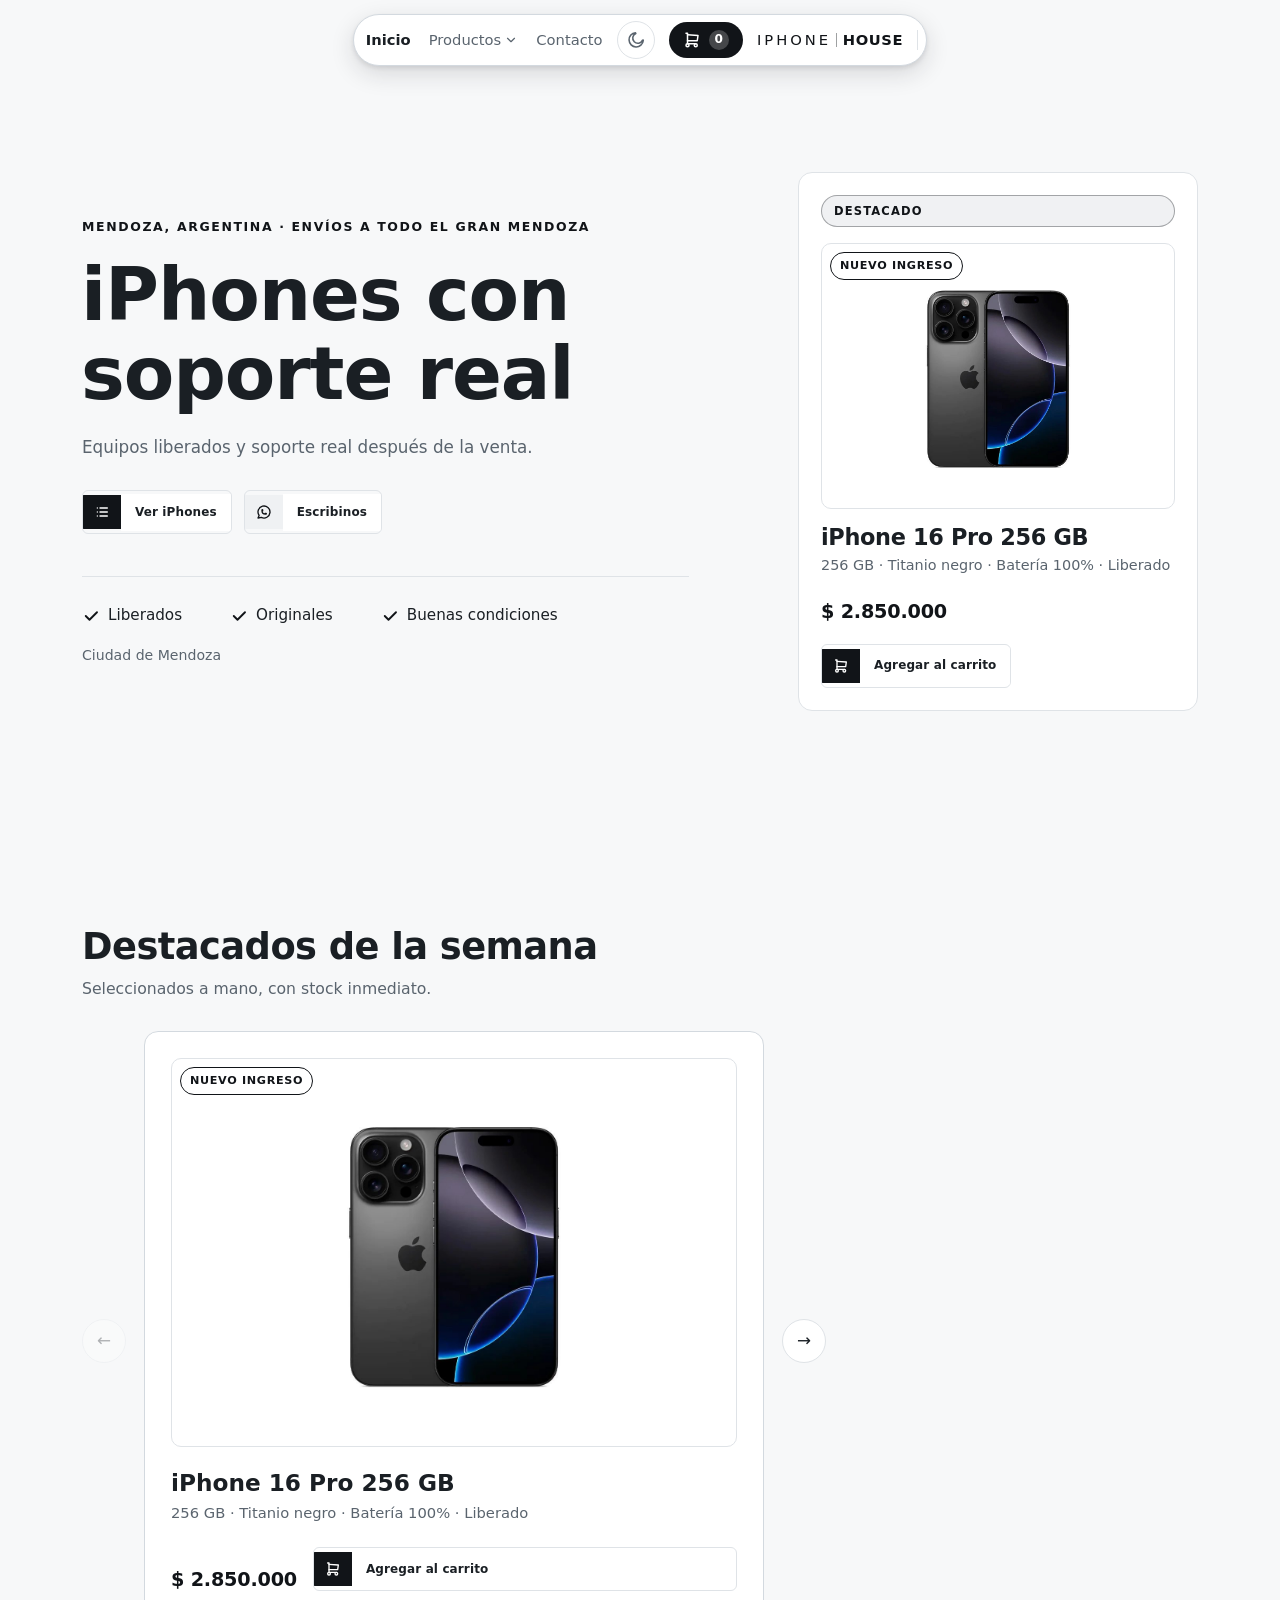
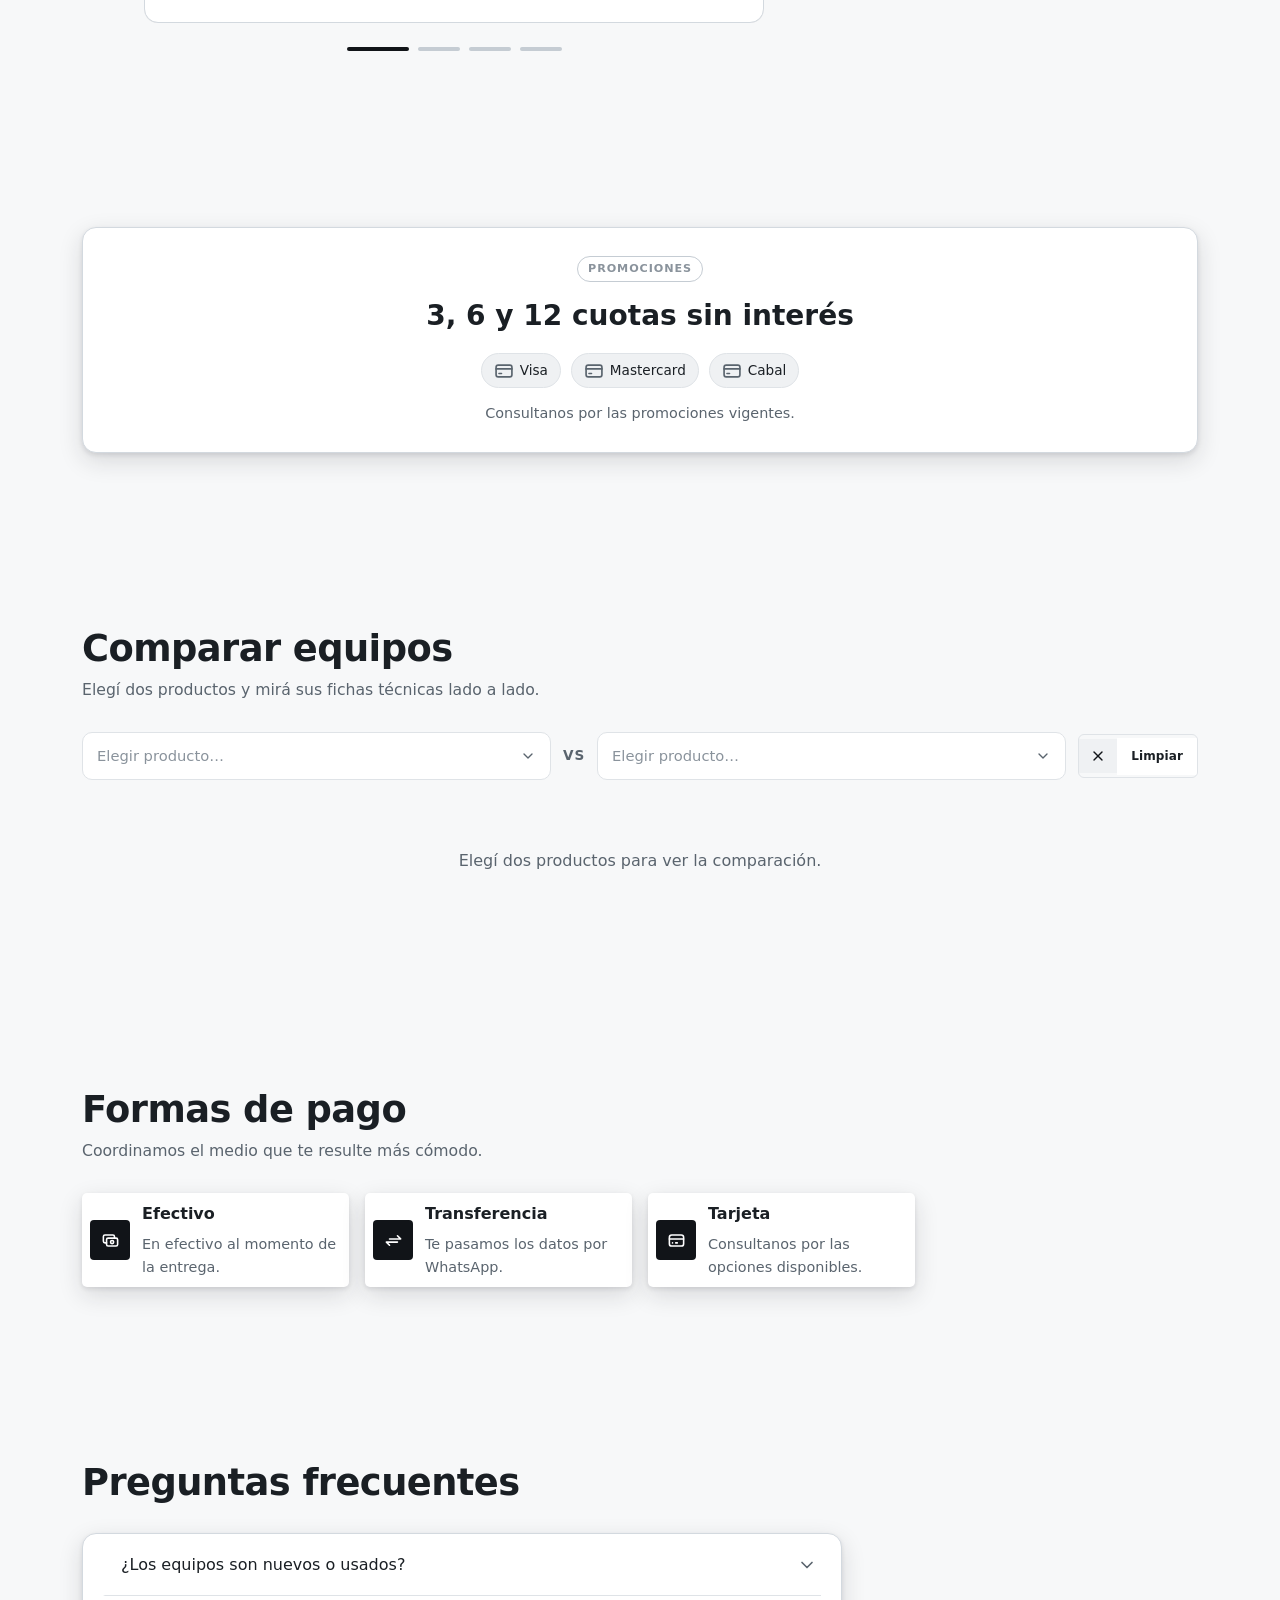
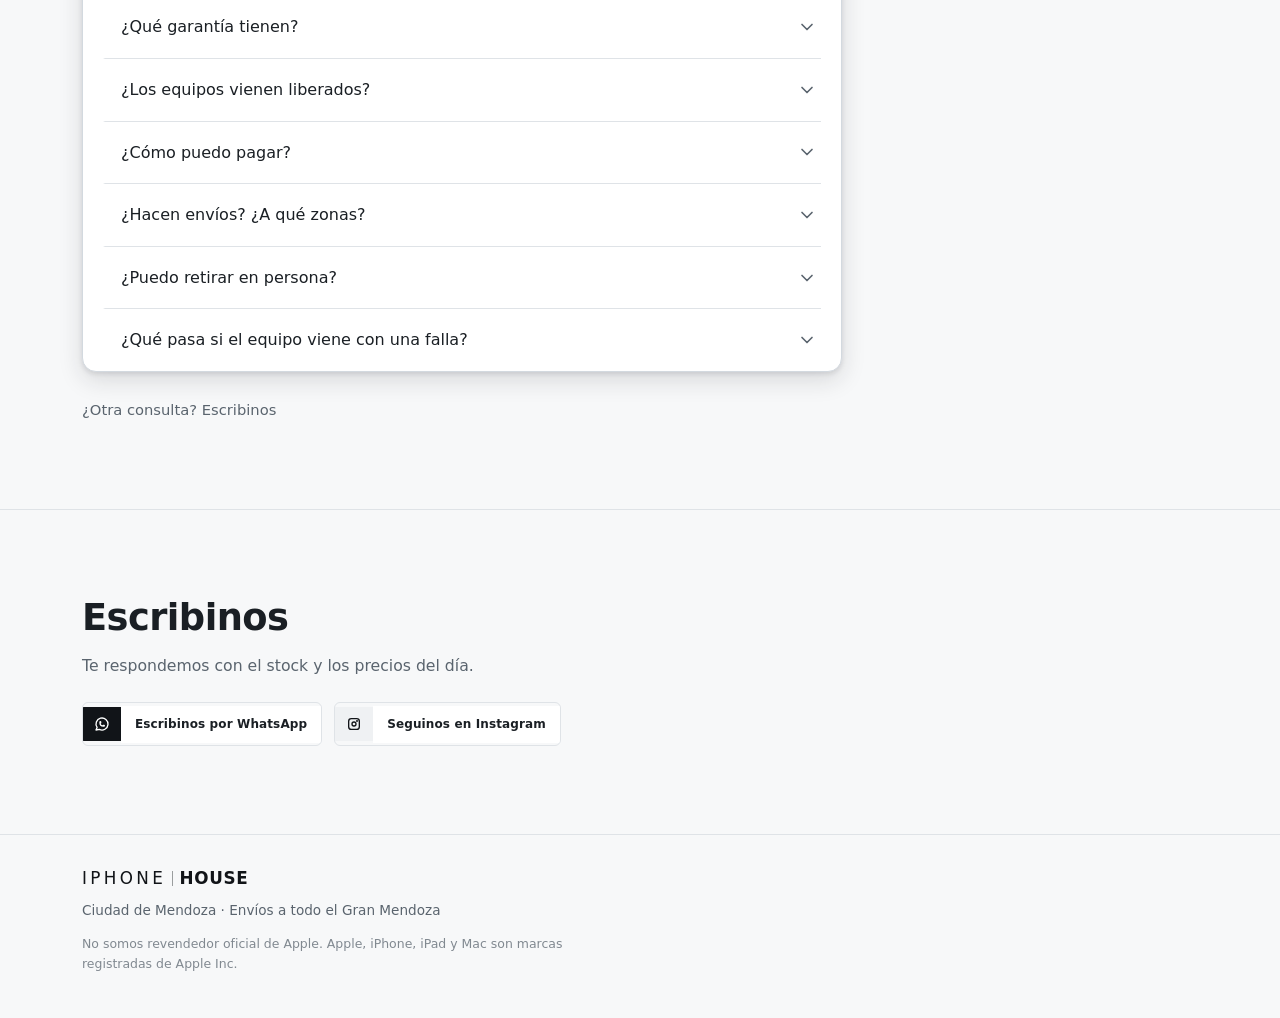
<file: index.html>
<!doctype html>
<html lang="es-AR">
<head>
<meta charset="utf-8">
<link rel="icon" type="image/svg+xml" href="favicon.svg">
<link rel="icon" type="image/png" sizes="32x32" href="favicon-32.png">
<link rel="apple-touch-icon" href="apple-touch-icon.png">
<meta name="viewport" content="width=device-width, initial-scale=1">
<!-- Tema claro/oscuro: se aplica ANTES de pintar para que no haya un
     destello del tema claro cuando el guardado es oscuro. Lee la misma
     clave de localStorage que app.js (nombre-tema); si no hay elección
     previa, el sitio arranca SIEMPRE en claro (se ignora la preferencia
     del sistema a propósito). -->
<script>
  (function () {
    try {
      var t = localStorage.getItem('nombre-tema');
      if (t !== 'claro' && t !== 'oscuro') t = 'claro';
      document.documentElement.setAttribute('data-tema', t);

      // Marca que las apariciones al scrollear están habilitadas. Se pone
      // ACÁ, antes del primer pintado, porque es lo que deja las secciones
      // en opacity 0 desde el arranque: si la clase la pusiera app.js (que
      // corre al final del body) se vería un parpadeo del contenido ya
      // visible antes de ocultarse. Sin JS, sin IntersectionObserver o con
      // "reducir movimiento" activo, la clase no se pone y todo se ve
      // directo, sin animación.
      if ('IntersectionObserver' in window &&
          !(window.matchMedia && window.matchMedia('(prefers-reduced-motion: reduce)').matches)) {
        document.documentElement.classList.add('con-animacion');

        // RED DE SEGURIDAD: las secciones arrancan en opacity 0 y dependen
        // de que app.js las revele. Si app.js no llega a correr (un error
        // antes de revelarSecciones(), un archivo que no cargó), quedarían
        // invisibles PARA SIEMPRE. Este timeout saca la clase —y con ella
        // el ocultamiento— salvo que app.js haya avisado que tomó el
        // control poniendo data-anim="ok". Es lo que garantiza que el
        // contenido nunca desaparezca por una animación que no arrancó.
        window.setTimeout(function () {
          if (document.documentElement.dataset.anim !== 'ok') {
            document.documentElement.classList.remove('con-animacion');
          }
        }, 2500);
      }
    } catch (e) {
      document.documentElement.setAttribute('data-tema', 'claro');
    }
  })();
</script>

<!-- ===================================================================
     >>> PERSONALIZAR <<<  ESTA PAGINA VIENE DE OTRO CLIENTE
     ===================================================================
     Lo que sigue (title, meta description y las etiquetas Open Graph de
     mas abajo) tiene el NOMBRE, la LOCALIDAD y la URL del negocio
     anterior. Hay que cambiarlo en las SEIS paginas HTML:
       index.html · iphones.html · mac.html · ipad.html ·
       accesorios.html · productos.html
     - Nombre del negocio  -> debe coincidir con NEGOCIO de app.js
     - Localidad/provincia -> debe coincidir con DIRECCION de app.js
     - og:url y og:image   -> deben coincidir con SITIO de app.js
     Checklist completa en PERSONALIZAR.md (raiz del proyecto).
     =================================================================== -->
<title>IPHONE HOUSE — iPhones y productos Apple en Mendoza, Argentina</title>
<meta name="description" content="IPHONE HOUSE: revendedora de productos Apple en Mendoza, Argentina. Equipos liberados y envíos a todo el Gran Mendoza.">

<!-- OJO: sacar esta línea antes de publicar el sitio de verdad. Está acá
     para que Google no indexe la página mientras todavía tiene textos
     placeholder sin completar (ver README.md). -->
<!-- >>> PERSONALIZAR <<< [22] QUITAR ANTES DE PUBLICAR - bloquea Google en las 6 paginas -->
<meta name="robots" content="noindex, nofollow">

<!-- Vista previa al compartir el link (WhatsApp, redes).
     >>> PERSONALIZAR <<< [28] dominio del negocio anterior. En esta pagina
     aparece TRES veces: aca abajo en el texto del comentario, en og:image y
     en og:url. Tiene que coincidir con la constante SITIO de app.js.
     OJO 1: og:url y og:image apuntan a https://iphonehouse.vercel.app/.
     Si el sitio pasa a un dominio propio hay que actualizarlas en los
     SEIS HTML y en la constante SITIO de app.js.
     OJO 2: og:image usa por ahora una foto de producto de img/. Conviene
     reemplazarla por una imagen propia de 1200x630px (el formato que
     esperan WhatsApp y las redes) cuando la tengan. -->
<meta property="og:title" content="IPHONE HOUSE — iPhones y productos Apple en Mendoza, Argentina">
<meta property="og:description" content="Equipos liberados y soporte real después de la venta. En Mendoza, Argentina, con envíos a todo el Gran Mendoza.">
<meta property="og:image" content="https://iphonehouse.vercel.app/img/iphone-16-pro-max-256.jpg">
<meta property="og:url" content="https://iphonehouse.vercel.app/">
<meta property="og:type" content="website">
<meta property="og:locale" content="es_AR">
<meta name="twitter:card" content="summary_large_image">

<!--
  ============================================================
  CÓMO PERSONALIZAR ESTA PÁGINA
  ============================================================
  >>> PERSONALIZAR <<< [34] este bloque nombra al negocio anterior en la
  linea de abajo. Es la CUARTA ocurrencia de la marca en index.html y la
  unica que no vive en una etiqueta del head: por eso se escapa cuando se
  revisan solo title, description y og.
  ============================================================
  1) NOMBRE DEL NEGOCIO: "IPHONE HOUSE" aparece en el <title>, la meta
     description, el logotipo (header y footer, clase .logo) y en
     app.js (constante NEGOCIO, se usa en los mensajes de WhatsApp).
     Si cambia el nombre, actualizalo en los cuatro lugares.
  2) WHATSAPP: la constante WHATSAPP en app.js.
  3) TEXTOS DEL HERO: están marcados con data-editable más abajo.
  4) PRODUCTOS: se editan en productos.json (ver instrucciones
     al inicio de app.js).
  ============================================================
-->

<link rel="preconnect" href="https://api.fontshare.com" crossorigin>
<link rel="stylesheet" href="https://api.fontshare.com/v2/css?f[]=clash-display@500,600,700&f[]=general-sans@400,500,600&display=swap">
<link rel="stylesheet" href="styles.css">
</head>
<body>

<!-- Header y footer se generan en app.js (htmlHeader / htmlFooter) y se
     inyectan acá: así el menú se edita en un solo lugar para las cinco
     páginas. Lo mismo el carrito, el modal y el toast, que app.js agrega
     al final del <body>. -->
<div id="app-header"></div>

<main id="top">

  <!-- ============================ HERO ============================ -->
  <section class="hero" aria-labelledby="tit-hero">
    <div class="wrap hero__grid">

      <div class="hero__texto">
        <!-- >>> PERSONALIZAR <<< localidad y zona de envíos del negocio
             anterior. La localidad tiene que coincidir con DIRECCION de
             app.js y con la meta description de las seis páginas. -->
        <p class="eyebrow" data-editable="hero-eyebrow">Mendoza, Argentina · Envíos a todo el Gran Mendoza</p>
        <h1 class="hero__titulo" id="tit-hero" data-editable="hero-titulo">iPhones con soporte real</h1>
        <p class="hero__bajada" data-editable="hero-bajada">
          Equipos liberados y soporte real después de la venta.
        </p>

        <div class="hero__ctas">
          <!-- [7] único botón con halo latiendo en toda la página.
               El catálogo ya no vive acá: cada categoría es su página, y
               la de iPhone es la principal del negocio. -->
          <a class="btn btn--pulso" href="iphones.html">
            <span class="btn__ico" data-ico="lista"></span><span class="btn__txt">Ver iPhones</span>
          </a>
          <a class="btn btn--sec" href="#" id="ctaWhatsapp" target="_blank" rel="noopener">
            <span class="btn__ico" data-ico="whatsapp"></span><span class="btn__txt">Escribinos</span>
          </a>
        </div>

        <ul class="datos">
          <li class="dato"><span class="dato__ico" data-ico="check"></span>Liberados</li>
          <li class="dato"><span class="dato__ico" data-ico="check"></span>Originales</li>
          <li class="dato"><span class="dato__ico" data-ico="check"></span>Buenas condiciones</li>
        </ul>

        <!-- >>> PERSONALIZAR <<< dirección del negocio anterior.
             OJO: está escrita DOS veces — acá y en la constante
             DIRECCION de app.js (que alimenta el pie de página).
             Cambiar las dos o van a quedar distintas. -->
        <p class="hero__direccion">Ciudad de Mendoza</p>
      </div>

      <!-- Producto destacado del hero: lo inyecta app.js -->
      <div class="hero__producto" id="heroProducto" aria-live="polite"></div>

    </div>
  </section>

  <!-- ========================= DESTACADOS ========================= -->
  <section class="seccion" id="destacados" aria-labelledby="tit-destacados">
    <div class="wrap">
      <header class="seccion__head">
        <h2 class="seccion__titulo" id="tit-destacados">Destacados de la semana</h2>
        <p class="seccion__sub">Seleccionados a mano, con stock inmediato.</p>
      </header>

      <div class="carrusel" id="carrusel" role="group" aria-roledescription="carrusel" aria-label="Productos destacados">
        <button class="carrusel__flecha carrusel__flecha--prev" type="button" id="carruselPrev" aria-label="Producto anterior">
          <span aria-hidden="true">←</span>
        </button>

        <div class="carrusel__viewport" id="carruselViewport">
          <div class="carrusel__track" id="carruselTrack"><!-- slides: app.js --></div>
        </div>

        <button class="carrusel__flecha carrusel__flecha--next" type="button" id="carruselNext" aria-label="Producto siguiente">
          <span aria-hidden="true">→</span>
        </button>

        <div class="carrusel__barras" id="carruselBarras" role="tablist" aria-label="Elegir producto destacado"></div>
      </div>
    </div>
  </section>

  <!-- ===================== PROMO BANCARIA ==========================
       TEXTO PROVISORIO: no afirma ninguna promo concreta, sólo invita a
       consultar. Cuando exista una promoción real, reemplazá el
       contenido de .promo__cuerpo por el flyer (una <img>) o por el
       texto definitivo. -->
  <section class="seccion" id="promo" aria-label="Promociones bancarias">
    <div class="wrap">
      <!-- >>> PERSONALIZAR <<< PROVISORIO: las cuotas (3, 6 y 12 sin
           interés) y los medios de pago con tarjeta de acá abajo están
           puestos como ejemplo y hay
           que CONFIRMARLOS CON EL CLIENTE antes de publicar. Los nombres
           de las tarjetas van en texto al lado de un ícono genérico: no
           se usan los logos oficiales de Visa, Mastercard ni Cabal
           porque son marcas registradas. La lista de tarjetas la arma
           app.js (TARJETAS), que es donde se agrega o saca una. -->
      <div class="promo">
        <span class="promo__tag">Promociones</span>
        <div class="promo__cuerpo">
          <p class="promo__titulo promo__titulo--fuerte">3, 6 y 12 cuotas sin interés</p>
          <ul class="promo__tarjetas" id="promoTarjetas"></ul>
          <p class="promo__sub">Consultanos por las promociones vigentes.</p>
        </div>
      </div>
    </div>
  </section>

<!-- La barra de confianza que estaba acá se sacó: repetía tal cual los
     tres tildes del hero ("Liberados") y la ubicación, que ahora vive
     arriba con la dirección. Los envíos siguen figurando en el footer. -->

  <!-- ========================== COMPARADOR ========================= -->
  <section class="seccion" id="comparar" aria-labelledby="tit-comparar">
    <div class="wrap">
      <header class="seccion__head">
        <h2 class="seccion__titulo" id="tit-comparar">Comparar equipos</h2>
        <p class="seccion__sub">Elegí dos productos y mirá sus fichas técnicas lado a lado.</p>
      </header>

      <!-- Los dos selectores son desplegables propios (no <select> nativo,
           que en celular abre la rueda del sistema y no se puede estilar).
           app.js los construye dentro de estos contenedores con el patrón
           combobox + listbox de ARIA: ver crearSelector(). -->
      <div class="comparador__selects">
        <div class="comparador__campo">
          <span class="sr-only" id="compararALabel">Producto de la columna 1</span>
          <div class="csel" id="compararA"></div>
        </div>

        <span class="comparador__vs" aria-hidden="true">vs</span>

        <div class="comparador__campo">
          <span class="sr-only" id="compararBLabel">Producto de la columna 2</span>
          <div class="csel" id="compararB"></div>
        </div>

        <button class="btn btn--sec" type="button" id="compararLimpiar">
          <span class="btn__ico" data-ico="cruz"></span><span class="btn__txt">Limpiar</span>
        </button>
      </div>

      <div id="comparadorTabla"><!-- tabla o mensaje vacío: app.js --></div>
    </div>
  </section>

  <!-- ========================= FORMAS DE PAGO ======================= -->
  <section class="seccion" id="pagos" aria-labelledby="tit-pagos">
    <div class="wrap">
      <header class="seccion__head">
        <h2 class="seccion__titulo" id="tit-pagos">Formas de pago</h2>
        <p class="seccion__sub">Coordinamos el medio que te resulte más cómodo.</p>
      </header>

      <div class="pagos-grilla" id="pagosGrilla"><!-- desde FORMAS_PAGO en app.js --></div>
    </div>
  </section>

  <!-- ======================== PREGUNTAS FRECUENTES ================== -->
  <section class="seccion" id="preguntas" aria-labelledby="tit-preguntas">
    <div class="wrap">
      <header class="seccion__head">
        <h2 class="seccion__titulo" id="tit-preguntas">Preguntas frecuentes</h2>
      </header>

      <div class="acordeon" id="acordeonFaq"><!-- desde FAQ en app.js --></div>

      <p class="faq__mas">
        ¿Otra consulta?
        <a class="link-sub" href="#contacto" data-scroll>Escribinos</a>
      </p>
    </div>
  </section>

  <!-- =========================== CONTACTO =========================
       Sólo los dos botones de redes: WhatsApp e Instagram. El contacto
       se resuelve por ahí, sin formulario. -->
  <section class="seccion contacto" id="contacto" aria-labelledby="tit-contacto">
    <div class="wrap contacto__inner">
      <h2 class="seccion__titulo" id="tit-contacto">Escribinos</h2>
      <p class="seccion__sub">Te respondemos con el stock y los precios del día.</p>

      <div class="contacto__botones">
        <a class="btn" href="#" id="ctaWhatsapp2" target="_blank" rel="noopener">
          <span class="btn__ico" data-ico="whatsapp"></span><span class="btn__txt">Escribinos por WhatsApp</span>
        </a>
        <!-- Instagram: lo arma app.js. Si el usuario sigue en placeholder,
             el contenedor queda vacío (mismo criterio que en el resto del
             sitio: un botón a una cuenta que no existe es peor que nada). -->
        <span id="ctaInstagramWrap"></span>
      </div>
    </div>
  </section>

</main>

<div id="app-footer"></div>

<script src="app.js"></script>
</body>
</html>
</file>
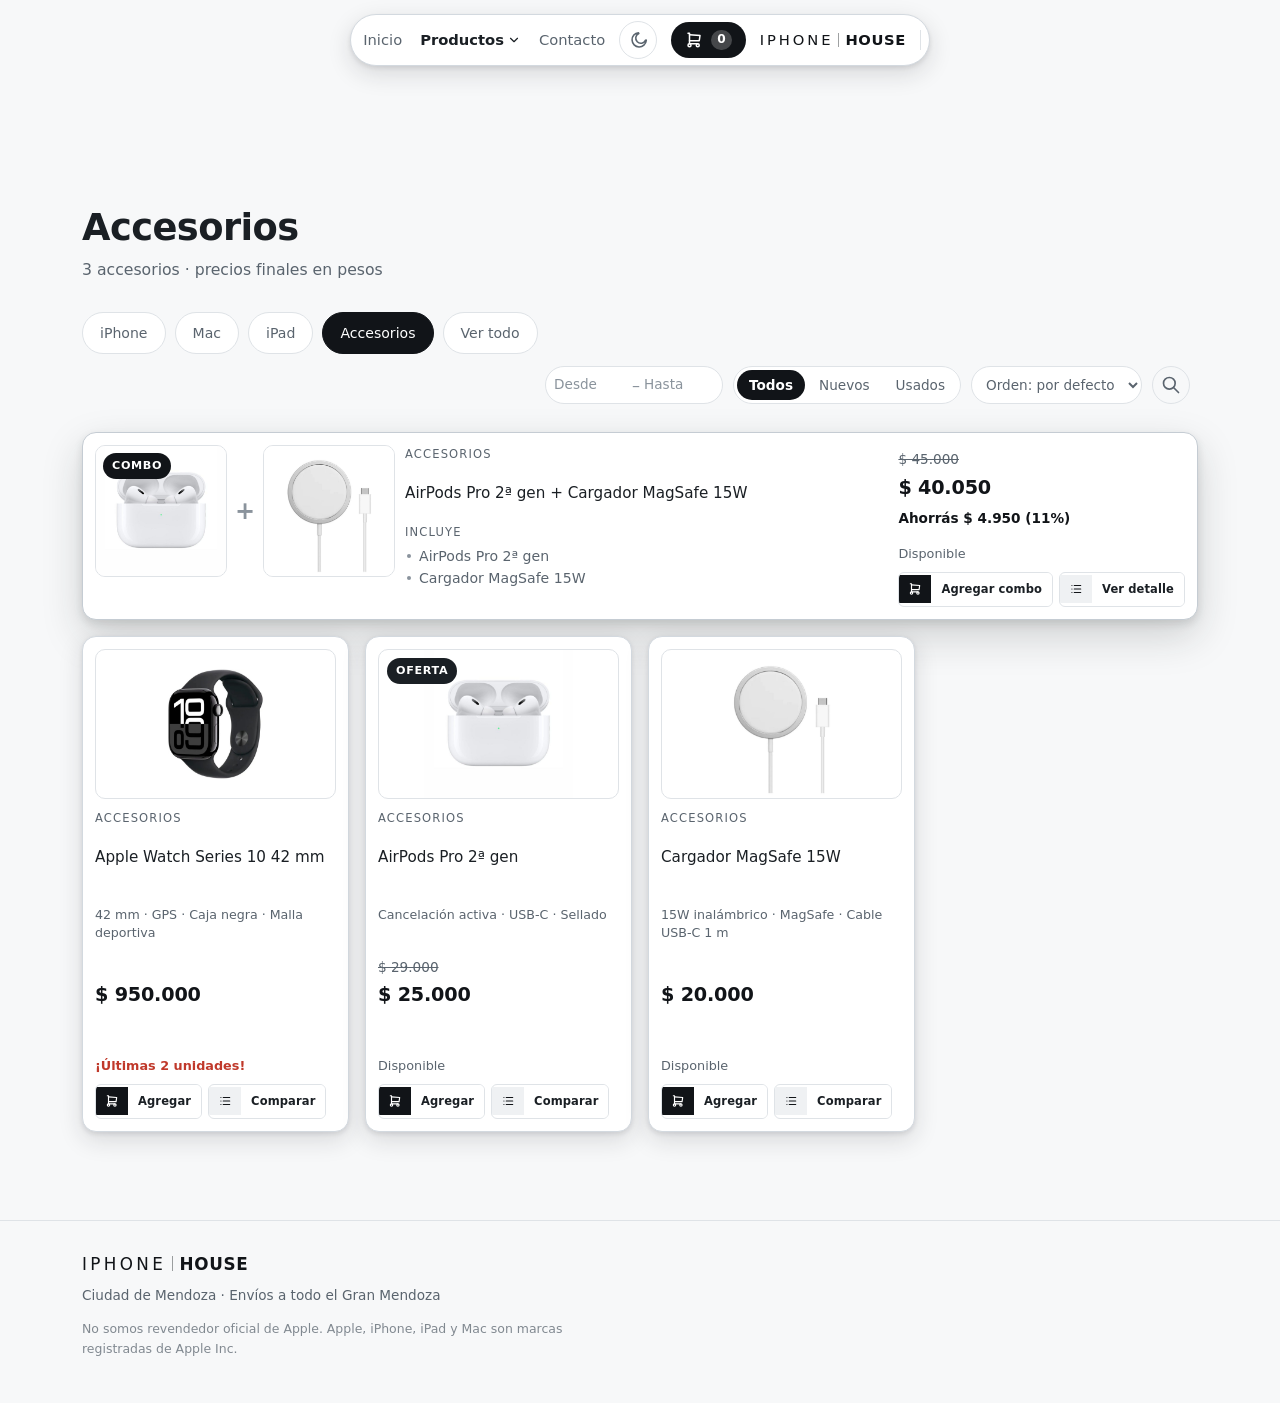
<file: accesorios.html>
<!doctype html>
<html lang="es-AR">
<head>
<meta charset="utf-8">
<link rel="icon" type="image/svg+xml" href="favicon.svg">
<link rel="icon" type="image/png" sizes="32x32" href="favicon-32.png">
<link rel="apple-touch-icon" href="apple-touch-icon.png">
<meta name="viewport" content="width=device-width, initial-scale=1">
<!-- Tema claro/oscuro: se aplica ANTES de pintar para que no haya un
     destello del tema claro cuando el guardado es oscuro. Lee la misma
     clave de localStorage que app.js (nombre-tema); si no hay elección
     previa, el sitio arranca SIEMPRE en claro (se ignora la preferencia
     del sistema a propósito). -->
<script>
  (function () {
    try {
      var t = localStorage.getItem('nombre-tema');
      if (t !== 'claro' && t !== 'oscuro') t = 'claro';
      document.documentElement.setAttribute('data-tema', t);

      // Marca que las apariciones al scrollear están habilitadas. Se pone
      // ACÁ, antes del primer pintado, porque es lo que deja las secciones
      // en opacity 0 desde el arranque: si la clase la pusiera app.js (que
      // corre al final del body) se vería un parpadeo del contenido ya
      // visible antes de ocultarse. Sin JS, sin IntersectionObserver o con
      // "reducir movimiento" activo, la clase no se pone y todo se ve
      // directo, sin animación.
      if ('IntersectionObserver' in window &&
          !(window.matchMedia && window.matchMedia('(prefers-reduced-motion: reduce)').matches)) {
        document.documentElement.classList.add('con-animacion');

        // RED DE SEGURIDAD: las secciones arrancan en opacity 0 y dependen
        // de que app.js las revele. Si app.js no llega a correr (un error
        // antes de revelarSecciones(), un archivo que no cargó), quedarían
        // invisibles PARA SIEMPRE. Este timeout saca la clase —y con ella
        // el ocultamiento— salvo que app.js haya avisado que tomó el
        // control poniendo data-anim="ok". Es lo que garantiza que el
        // contenido nunca desaparezca por una animación que no arrancó.
        window.setTimeout(function () {
          if (document.documentElement.dataset.anim !== 'ok') {
            document.documentElement.classList.remove('con-animacion');
          }
        }, 2500);
      }
    } catch (e) {
      document.documentElement.setAttribute('data-tema', 'claro');
    }
  })();
</script>

<!-- ===================================================================
     >>> PERSONALIZAR <<<  ESTA PAGINA VIENE DE OTRO CLIENTE
     ===================================================================
     Lo que sigue (title, meta description y las etiquetas Open Graph de
     mas abajo) tiene el NOMBRE, la LOCALIDAD y la URL del negocio
     anterior. Hay que cambiarlo en las SEIS paginas HTML:
       index.html · iphones.html · mac.html · ipad.html ·
       accesorios.html · productos.html
     - Nombre del negocio  -> debe coincidir con NEGOCIO de app.js
     - Localidad/provincia -> debe coincidir con DIRECCION de app.js
     - og:url y og:image   -> deben coincidir con SITIO de app.js
     Checklist completa en PERSONALIZAR.md (raiz del proyecto).
     =================================================================== -->
<title>Accesorios — IPHONE HOUSE | Mendoza, Argentina</title>
<meta name="description" content="Auriculares, relojes y cargadores Apple en IPHONE HOUSE, Mendoza, Argentina. Precios finales en pesos y envíos a todo el Gran Mendoza.">

<!-- OJO: sacar esta línea antes de publicar el sitio de verdad. Está acá
     para que Google no indexe la página mientras todavía tiene textos
     placeholder sin completar (ver README.md). -->
<!-- >>> PERSONALIZAR <<< [26] QUITAR ANTES DE PUBLICAR - bloquea Google en las 6 paginas -->
<meta name="robots" content="noindex, nofollow">

<!-- Vista previa al compartir el link (WhatsApp, redes).
     >>> PERSONALIZAR <<< [32] dominio del negocio anterior. En esta pagina
     aparece TRES veces: aca abajo en el texto del comentario, en og:image y
     en og:url. Tiene que coincidir con la constante SITIO de app.js.
     OJO 1: og:url y og:image apuntan a https://iphonehouse.vercel.app/.
     Si el sitio pasa a un dominio propio hay que actualizarlas en los
     SEIS HTML y en la constante SITIO de app.js.
     OJO 2: og:image usa por ahora una foto de producto de img/. Conviene
     reemplazarla por una imagen propia de 1200x630px (el formato que
     esperan WhatsApp y las redes) cuando la tengan. -->
<meta property="og:title" content="Accesorios — IPHONE HOUSE | Mendoza, Argentina">
<meta property="og:description" content="Auriculares, relojes y cargadores Apple. Precios finales en pesos, en Mendoza, Argentina, con envíos a todo el Gran Mendoza.">
<meta property="og:image" content="https://iphonehouse.vercel.app/img/airpods-pro-2.jpg">
<meta property="og:url" content="https://iphonehouse.vercel.app/accesorios.html">
<meta property="og:type" content="website">
<meta property="og:locale" content="es_AR">
<meta name="twitter:card" content="summary_large_image">

<link rel="preconnect" href="https://api.fontshare.com" crossorigin>
<link rel="stylesheet" href="https://api.fontshare.com/v2/css?f[]=clash-display@500,600,700&f[]=general-sans@400,500,600&display=swap">
<link rel="stylesheet" href="styles.css">
</head>
<body>

<!-- Header, footer, carrito, modal y toast los genera app.js: acá sólo
     van los contenedores. El contenido de la página lo arma
     montarPaginaCategoria() a partir de data-categoria. Accesorios se
     parte en una sección por subcategoría (con su ancla) porque las
     subcategorías salen de productos.json, no de este archivo. -->
<div id="app-header"></div>

<main id="top" data-categoria="Accesorios"></main>

<div id="app-footer"></div>

<script src="app.js"></script>
</body>
</html>
</file>
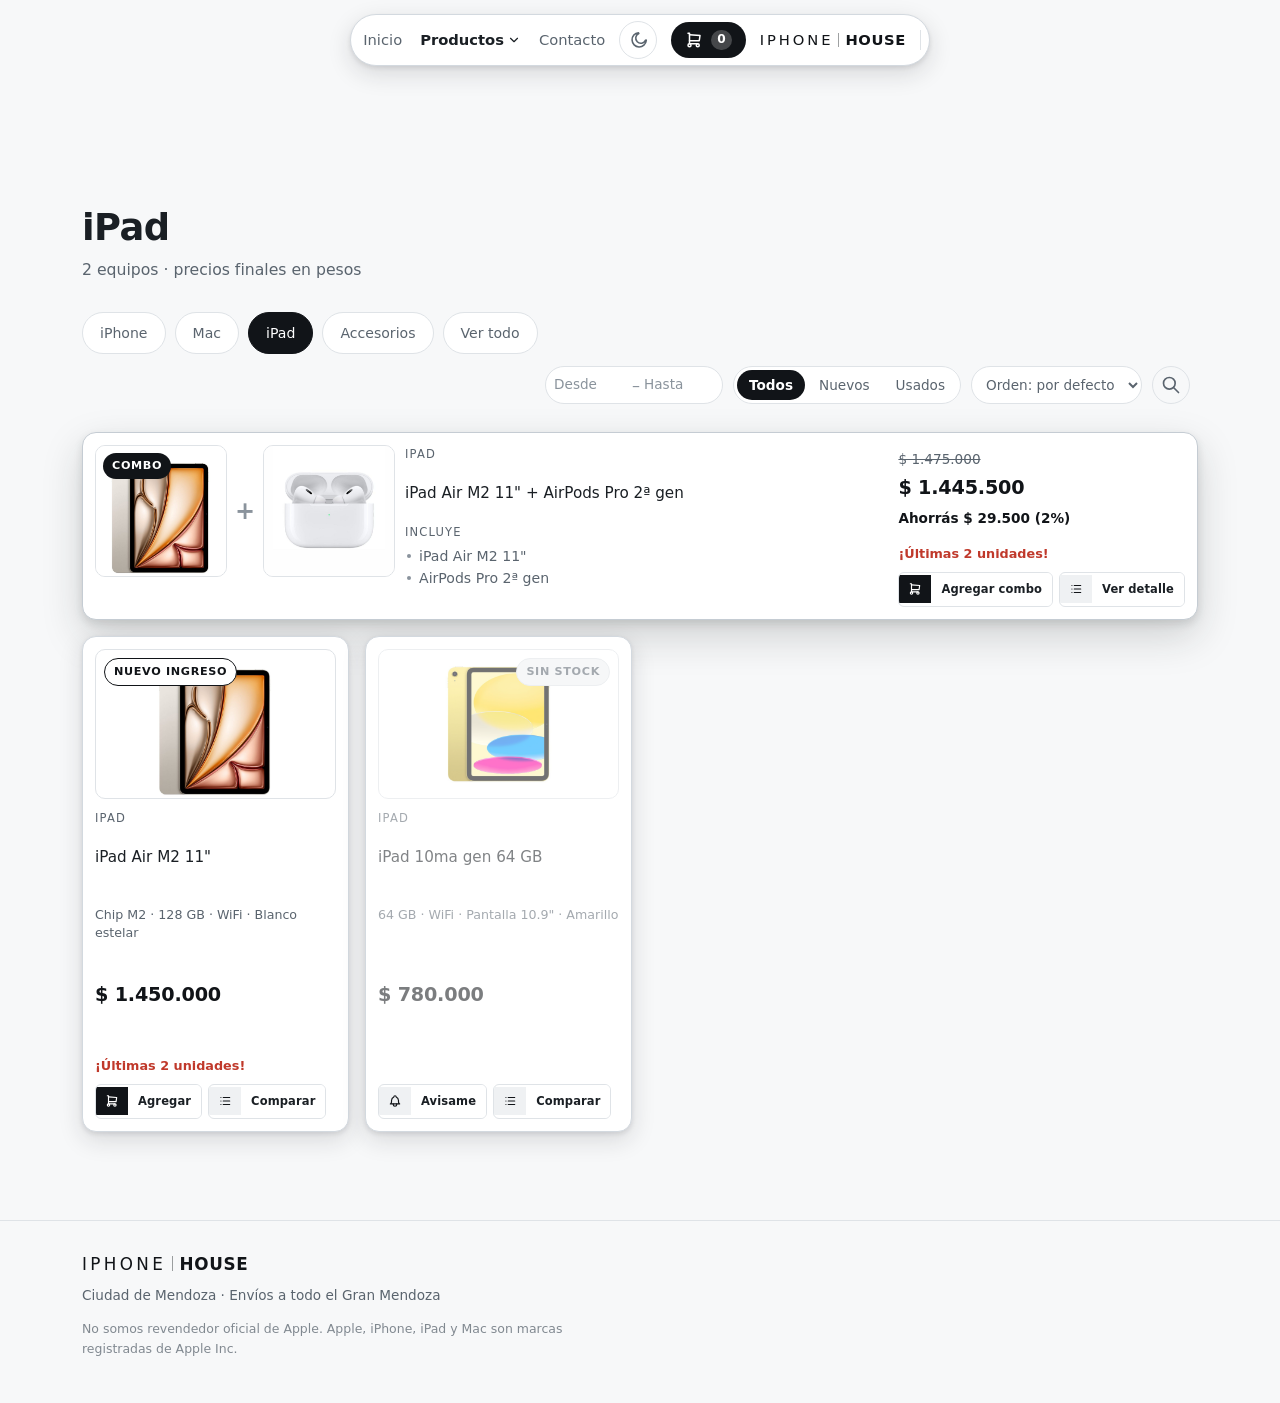
<file: ipad.html>
<!doctype html>
<html lang="es-AR">
<head>
<meta charset="utf-8">
<link rel="icon" type="image/svg+xml" href="favicon.svg">
<link rel="icon" type="image/png" sizes="32x32" href="favicon-32.png">
<link rel="apple-touch-icon" href="apple-touch-icon.png">
<meta name="viewport" content="width=device-width, initial-scale=1">
<!-- Tema claro/oscuro: se aplica ANTES de pintar para que no haya un
     destello del tema claro cuando el guardado es oscuro. Lee la misma
     clave de localStorage que app.js (nombre-tema); si no hay elección
     previa, el sitio arranca SIEMPRE en claro (se ignora la preferencia
     del sistema a propósito). -->
<script>
  (function () {
    try {
      var t = localStorage.getItem('nombre-tema');
      if (t !== 'claro' && t !== 'oscuro') t = 'claro';
      document.documentElement.setAttribute('data-tema', t);

      // Marca que las apariciones al scrollear están habilitadas. Se pone
      // ACÁ, antes del primer pintado, porque es lo que deja las secciones
      // en opacity 0 desde el arranque: si la clase la pusiera app.js (que
      // corre al final del body) se vería un parpadeo del contenido ya
      // visible antes de ocultarse. Sin JS, sin IntersectionObserver o con
      // "reducir movimiento" activo, la clase no se pone y todo se ve
      // directo, sin animación.
      if ('IntersectionObserver' in window &&
          !(window.matchMedia && window.matchMedia('(prefers-reduced-motion: reduce)').matches)) {
        document.documentElement.classList.add('con-animacion');

        // RED DE SEGURIDAD: las secciones arrancan en opacity 0 y dependen
        // de que app.js las revele. Si app.js no llega a correr (un error
        // antes de revelarSecciones(), un archivo que no cargó), quedarían
        // invisibles PARA SIEMPRE. Este timeout saca la clase —y con ella
        // el ocultamiento— salvo que app.js haya avisado que tomó el
        // control poniendo data-anim="ok". Es lo que garantiza que el
        // contenido nunca desaparezca por una animación que no arrancó.
        window.setTimeout(function () {
          if (document.documentElement.dataset.anim !== 'ok') {
            document.documentElement.classList.remove('con-animacion');
          }
        }, 2500);
      }
    } catch (e) {
      document.documentElement.setAttribute('data-tema', 'claro');
    }
  })();
</script>

<!-- ===================================================================
     >>> PERSONALIZAR <<<  ESTA PAGINA VIENE DE OTRO CLIENTE
     ===================================================================
     Lo que sigue (title, meta description y las etiquetas Open Graph de
     mas abajo) tiene el NOMBRE, la LOCALIDAD y la URL del negocio
     anterior. Hay que cambiarlo en las SEIS paginas HTML:
       index.html · iphones.html · mac.html · ipad.html ·
       accesorios.html · productos.html
     - Nombre del negocio  -> debe coincidir con NEGOCIO de app.js
     - Localidad/provincia -> debe coincidir con DIRECCION de app.js
     - og:url y og:image   -> deben coincidir con SITIO de app.js
     Checklist completa en PERSONALIZAR.md (raiz del proyecto).
     =================================================================== -->
<title>iPad — IPHONE HOUSE | Mendoza, Argentina</title>
<meta name="description" content="iPad en IPHONE HOUSE, Mendoza, Argentina. Precios finales en pesos y envíos a todo el Gran Mendoza.">

<!-- OJO: sacar esta línea antes de publicar el sitio de verdad. Está acá
     para que Google no indexe la página mientras todavía tiene textos
     placeholder sin completar (ver README.md). -->
<!-- >>> PERSONALIZAR <<< [25] QUITAR ANTES DE PUBLICAR - bloquea Google en las 6 paginas -->
<meta name="robots" content="noindex, nofollow">

<!-- Vista previa al compartir el link (WhatsApp, redes).
     >>> PERSONALIZAR <<< [31] dominio del negocio anterior. En esta pagina
     aparece TRES veces: aca abajo en el texto del comentario, en og:image y
     en og:url. Tiene que coincidir con la constante SITIO de app.js.
     OJO 1: og:url y og:image apuntan a https://iphonehouse.vercel.app/.
     Si el sitio pasa a un dominio propio hay que actualizarlas en los
     SEIS HTML y en la constante SITIO de app.js.
     OJO 2: og:image usa por ahora una foto de producto de img/. Conviene
     reemplazarla por una imagen propia de 1200x630px (el formato que
     esperan WhatsApp y las redes) cuando la tengan. -->
<meta property="og:title" content="iPad — IPHONE HOUSE | Mendoza, Argentina">
<meta property="og:description" content="iPad con soporte real. Precios finales en pesos, en Mendoza, Argentina, con envíos a todo el Gran Mendoza.">
<meta property="og:image" content="https://iphonehouse.vercel.app/img/ipad-air-m2-11.jpg">
<meta property="og:url" content="https://iphonehouse.vercel.app/ipad.html">
<meta property="og:type" content="website">
<meta property="og:locale" content="es_AR">
<meta name="twitter:card" content="summary_large_image">

<link rel="preconnect" href="https://api.fontshare.com" crossorigin>
<link rel="stylesheet" href="https://api.fontshare.com/v2/css?f[]=clash-display@500,600,700&f[]=general-sans@400,500,600&display=swap">
<link rel="stylesheet" href="styles.css">
</head>
<body>

<!-- Header, footer, carrito, modal y toast los genera app.js: acá sólo
     van los contenedores. El contenido de la página (título, buscador y
     grilla) lo arma montarPaginaCategoria() a partir de data-categoria. -->
<div id="app-header"></div>

<main id="top" data-categoria="iPad"></main>

<div id="app-footer"></div>

<script src="app.js"></script>
</body>
</html>
</file>
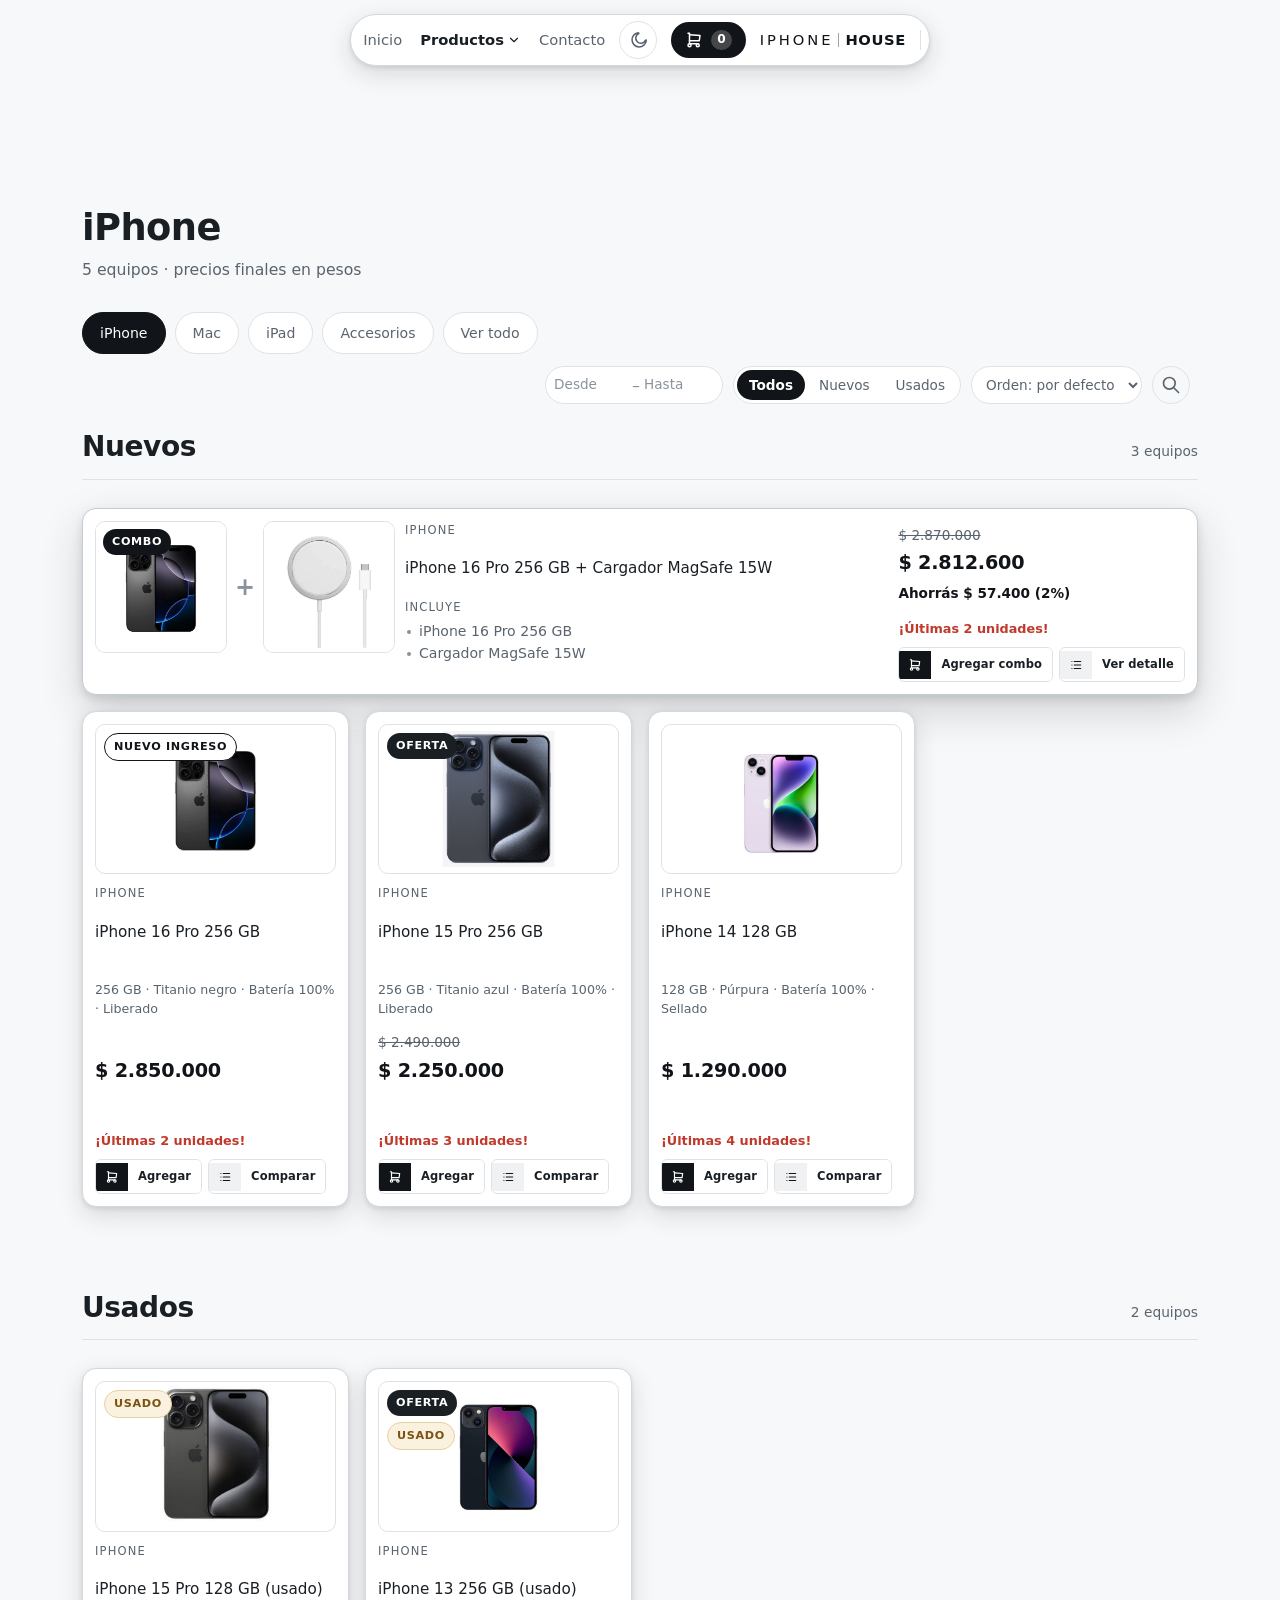
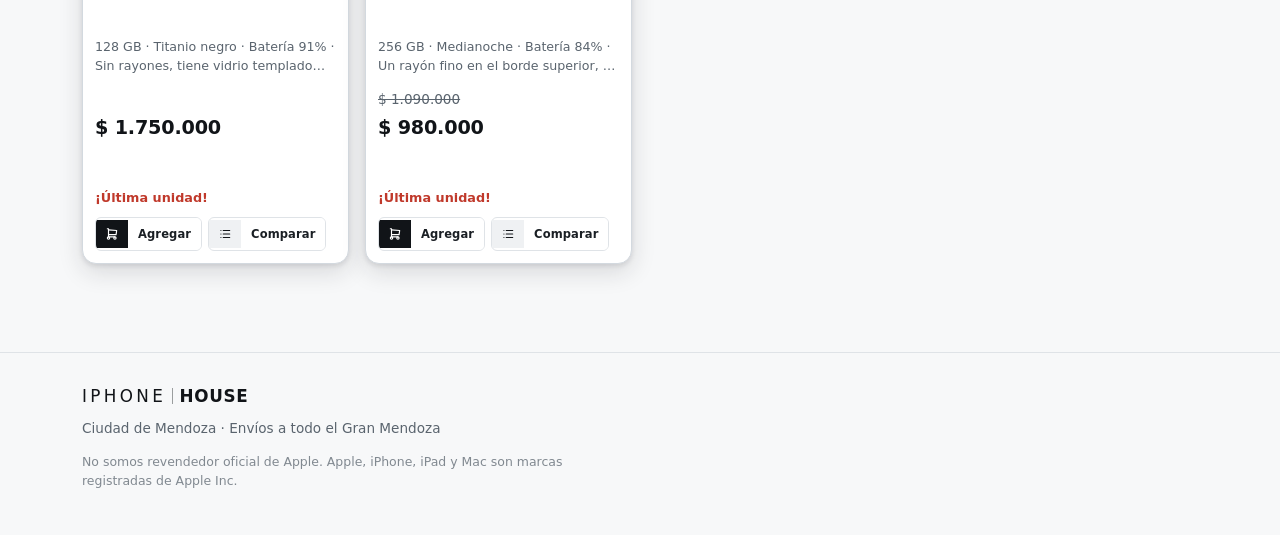
<file: iphones.html>
<!doctype html>
<html lang="es-AR">
<head>
<meta charset="utf-8">
<link rel="icon" type="image/svg+xml" href="favicon.svg">
<link rel="icon" type="image/png" sizes="32x32" href="favicon-32.png">
<link rel="apple-touch-icon" href="apple-touch-icon.png">
<meta name="viewport" content="width=device-width, initial-scale=1">
<!-- Tema claro/oscuro: se aplica ANTES de pintar para que no haya un
     destello del tema claro cuando el guardado es oscuro. Lee la misma
     clave de localStorage que app.js (nombre-tema); si no hay elección
     previa, el sitio arranca SIEMPRE en claro (se ignora la preferencia
     del sistema a propósito). -->
<script>
  (function () {
    try {
      var t = localStorage.getItem('nombre-tema');
      if (t !== 'claro' && t !== 'oscuro') t = 'claro';
      document.documentElement.setAttribute('data-tema', t);

      // Marca que las apariciones al scrollear están habilitadas. Se pone
      // ACÁ, antes del primer pintado, porque es lo que deja las secciones
      // en opacity 0 desde el arranque: si la clase la pusiera app.js (que
      // corre al final del body) se vería un parpadeo del contenido ya
      // visible antes de ocultarse. Sin JS, sin IntersectionObserver o con
      // "reducir movimiento" activo, la clase no se pone y todo se ve
      // directo, sin animación.
      if ('IntersectionObserver' in window &&
          !(window.matchMedia && window.matchMedia('(prefers-reduced-motion: reduce)').matches)) {
        document.documentElement.classList.add('con-animacion');

        // RED DE SEGURIDAD: las secciones arrancan en opacity 0 y dependen
        // de que app.js las revele. Si app.js no llega a correr (un error
        // antes de revelarSecciones(), un archivo que no cargó), quedarían
        // invisibles PARA SIEMPRE. Este timeout saca la clase —y con ella
        // el ocultamiento— salvo que app.js haya avisado que tomó el
        // control poniendo data-anim="ok". Es lo que garantiza que el
        // contenido nunca desaparezca por una animación que no arrancó.
        window.setTimeout(function () {
          if (document.documentElement.dataset.anim !== 'ok') {
            document.documentElement.classList.remove('con-animacion');
          }
        }, 2500);
      }
    } catch (e) {
      document.documentElement.setAttribute('data-tema', 'claro');
    }
  })();
</script>

<!-- ===================================================================
     >>> PERSONALIZAR <<<  ESTA PAGINA VIENE DE OTRO CLIENTE
     ===================================================================
     Lo que sigue (title, meta description y las etiquetas Open Graph de
     mas abajo) tiene el NOMBRE, la LOCALIDAD y la URL del negocio
     anterior. Hay que cambiarlo en las SEIS paginas HTML:
       index.html · iphones.html · mac.html · ipad.html ·
       accesorios.html · productos.html
     - Nombre del negocio  -> debe coincidir con NEGOCIO de app.js
     - Localidad/provincia -> debe coincidir con DIRECCION de app.js
     - og:url y og:image   -> deben coincidir con SITIO de app.js
     Checklist completa en PERSONALIZAR.md (raiz del proyecto).
     =================================================================== -->
<title>iPhones — IPHONE HOUSE | Mendoza, Argentina</title>
<meta name="description" content="iPhones liberados con soporte real en IPHONE HOUSE, Mendoza, Argentina. Precios finales en pesos y envíos a todo el Gran Mendoza.">

<!-- OJO: sacar esta línea antes de publicar el sitio de verdad. Está acá
     para que Google no indexe la página mientras todavía tiene textos
     placeholder sin completar (ver README.md). -->
<!-- >>> PERSONALIZAR <<< [23] QUITAR ANTES DE PUBLICAR - bloquea Google en las 6 paginas -->
<meta name="robots" content="noindex, nofollow">

<!-- Vista previa al compartir el link (WhatsApp, redes).
     >>> PERSONALIZAR <<< [29] dominio del negocio anterior. En esta pagina
     aparece TRES veces: aca abajo en el texto del comentario, en og:image y
     en og:url. Tiene que coincidir con la constante SITIO de app.js.
     OJO 1: og:url y og:image apuntan a https://iphonehouse.vercel.app/.
     Si el sitio pasa a un dominio propio hay que actualizarlas en los
     SEIS HTML y en la constante SITIO de app.js.
     OJO 2: og:image usa por ahora una foto de producto de img/. Conviene
     reemplazarla por una imagen propia de 1200x630px (el formato que
     esperan WhatsApp y las redes) cuando la tengan. -->
<meta property="og:title" content="iPhones — IPHONE HOUSE | Mendoza, Argentina">
<meta property="og:description" content="iPhones liberados con soporte real. Precios finales en pesos, en Mendoza, Argentina, con envíos a todo el Gran Mendoza.">
<meta property="og:image" content="https://iphonehouse.vercel.app/img/iphone-16-pro-max-256.jpg">
<meta property="og:url" content="https://iphonehouse.vercel.app/iphones.html">
<meta property="og:type" content="website">
<meta property="og:locale" content="es_AR">
<meta name="twitter:card" content="summary_large_image">

<link rel="preconnect" href="https://api.fontshare.com" crossorigin>
<link rel="stylesheet" href="https://api.fontshare.com/v2/css?f[]=clash-display@500,600,700&f[]=general-sans@400,500,600&display=swap">
<link rel="stylesheet" href="styles.css">
</head>
<body>

<!-- Header, footer, carrito, modal y toast los genera app.js: acá sólo
     van los contenedores. El contenido de la página (título, buscador y
     grilla) lo arma montarPaginaCategoria() a partir de data-categoria. -->
<div id="app-header"></div>

<main id="top" data-categoria="iPhone"></main>

<div id="app-footer"></div>

<script src="app.js"></script>
</body>
</html>
</file>
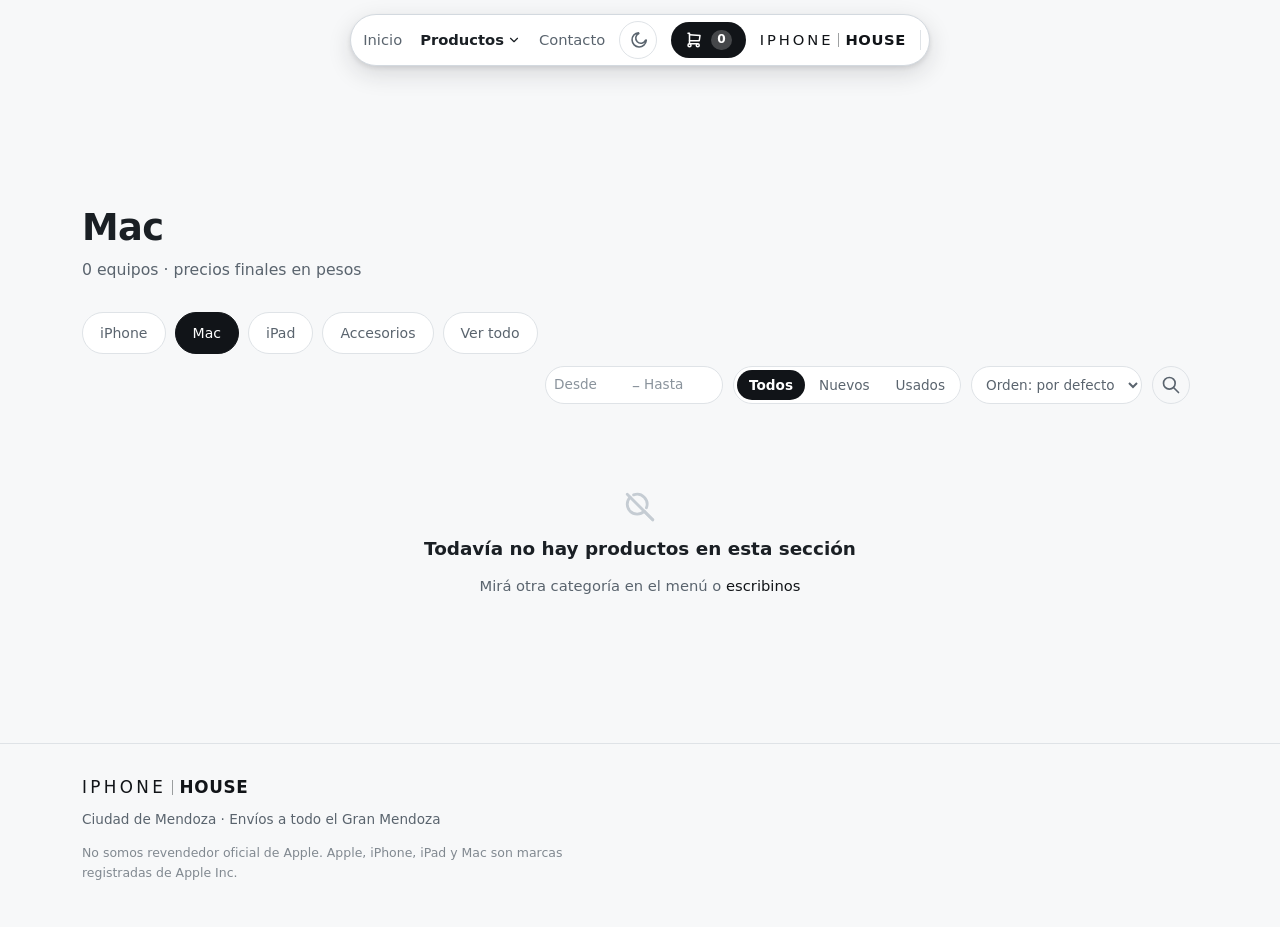
<file: mac.html>
<!doctype html>
<html lang="es-AR">
<head>
<meta charset="utf-8">
<link rel="icon" type="image/svg+xml" href="favicon.svg">
<link rel="icon" type="image/png" sizes="32x32" href="favicon-32.png">
<link rel="apple-touch-icon" href="apple-touch-icon.png">
<meta name="viewport" content="width=device-width, initial-scale=1">
<!-- Tema claro/oscuro: se aplica ANTES de pintar para que no haya un
     destello del tema claro cuando el guardado es oscuro. Lee la misma
     clave de localStorage que app.js (nombre-tema); si no hay elección
     previa, el sitio arranca SIEMPRE en claro (se ignora la preferencia
     del sistema a propósito). -->
<script>
  (function () {
    try {
      var t = localStorage.getItem('nombre-tema');
      if (t !== 'claro' && t !== 'oscuro') t = 'claro';
      document.documentElement.setAttribute('data-tema', t);

      // Marca que las apariciones al scrollear están habilitadas. Se pone
      // ACÁ, antes del primer pintado, porque es lo que deja las secciones
      // en opacity 0 desde el arranque: si la clase la pusiera app.js (que
      // corre al final del body) se vería un parpadeo del contenido ya
      // visible antes de ocultarse. Sin JS, sin IntersectionObserver o con
      // "reducir movimiento" activo, la clase no se pone y todo se ve
      // directo, sin animación.
      if ('IntersectionObserver' in window &&
          !(window.matchMedia && window.matchMedia('(prefers-reduced-motion: reduce)').matches)) {
        document.documentElement.classList.add('con-animacion');

        // RED DE SEGURIDAD: las secciones arrancan en opacity 0 y dependen
        // de que app.js las revele. Si app.js no llega a correr (un error
        // antes de revelarSecciones(), un archivo que no cargó), quedarían
        // invisibles PARA SIEMPRE. Este timeout saca la clase —y con ella
        // el ocultamiento— salvo que app.js haya avisado que tomó el
        // control poniendo data-anim="ok". Es lo que garantiza que el
        // contenido nunca desaparezca por una animación que no arrancó.
        window.setTimeout(function () {
          if (document.documentElement.dataset.anim !== 'ok') {
            document.documentElement.classList.remove('con-animacion');
          }
        }, 2500);
      }
    } catch (e) {
      document.documentElement.setAttribute('data-tema', 'claro');
    }
  })();
</script>

<!-- ===================================================================
     >>> PERSONALIZAR <<<  ESTA PAGINA VIENE DE OTRO CLIENTE
     ===================================================================
     Lo que sigue (title, meta description y las etiquetas Open Graph de
     mas abajo) tiene el NOMBRE, la LOCALIDAD y la URL del negocio
     anterior. Hay que cambiarlo en las SEIS paginas HTML:
       index.html · iphones.html · mac.html · ipad.html ·
       accesorios.html · productos.html
     - Nombre del negocio  -> debe coincidir con NEGOCIO de app.js
     - Localidad/provincia -> debe coincidir con DIRECCION de app.js
     - og:url y og:image   -> deben coincidir con SITIO de app.js
     Checklist completa en PERSONALIZAR.md (raiz del proyecto).
     =================================================================== -->
<title>Mac — IPHONE HOUSE | Mendoza, Argentina</title>
<meta name="description" content="MacBook y equipos Mac en IPHONE HOUSE, Mendoza, Argentina. Precios finales en pesos y envíos a todo el Gran Mendoza.">

<!-- OJO: sacar esta línea antes de publicar el sitio de verdad. Está acá
     para que Google no indexe la página mientras todavía tiene textos
     placeholder sin completar (ver README.md). -->
<!-- >>> PERSONALIZAR <<< [24] QUITAR ANTES DE PUBLICAR - bloquea Google en las 6 paginas -->
<meta name="robots" content="noindex, nofollow">

<!-- Vista previa al compartir el link (WhatsApp, redes).
     >>> PERSONALIZAR <<< [30] dominio del negocio anterior. En esta pagina
     aparece TRES veces: aca abajo en el texto del comentario, en og:image y
     en og:url. Tiene que coincidir con la constante SITIO de app.js.
     OJO 1: og:url y og:image apuntan a https://iphonehouse.vercel.app/.
     Si el sitio pasa a un dominio propio hay que actualizarlas en los
     SEIS HTML y en la constante SITIO de app.js.
     OJO 2: og:image usa por ahora una foto de producto de img/. Conviene
     reemplazarla por una imagen propia de 1200x630px (el formato que
     esperan WhatsApp y las redes) cuando la tengan. -->
<meta property="og:title" content="Mac — IPHONE HOUSE | Mendoza, Argentina">
<meta property="og:description" content="MacBook y equipos Mac con soporte real. Precios finales en pesos, en Mendoza, Argentina, con envíos a todo el Gran Mendoza.">
<meta property="og:image" content="https://iphonehouse.vercel.app/img/macbook-air-m3-13.jpg">
<meta property="og:url" content="https://iphonehouse.vercel.app/mac.html">
<meta property="og:type" content="website">
<meta property="og:locale" content="es_AR">
<meta name="twitter:card" content="summary_large_image">

<link rel="preconnect" href="https://api.fontshare.com" crossorigin>
<link rel="stylesheet" href="https://api.fontshare.com/v2/css?f[]=clash-display@500,600,700&f[]=general-sans@400,500,600&display=swap">
<link rel="stylesheet" href="styles.css">
</head>
<body>

<!-- Header, footer, carrito, modal y toast los genera app.js: acá sólo
     van los contenedores. El contenido de la página (título, buscador y
     grilla) lo arma montarPaginaCategoria() a partir de data-categoria. -->
<div id="app-header"></div>

<main id="top" data-categoria="Mac"></main>

<div id="app-footer"></div>

<script src="app.js"></script>
</body>
</html>
</file>
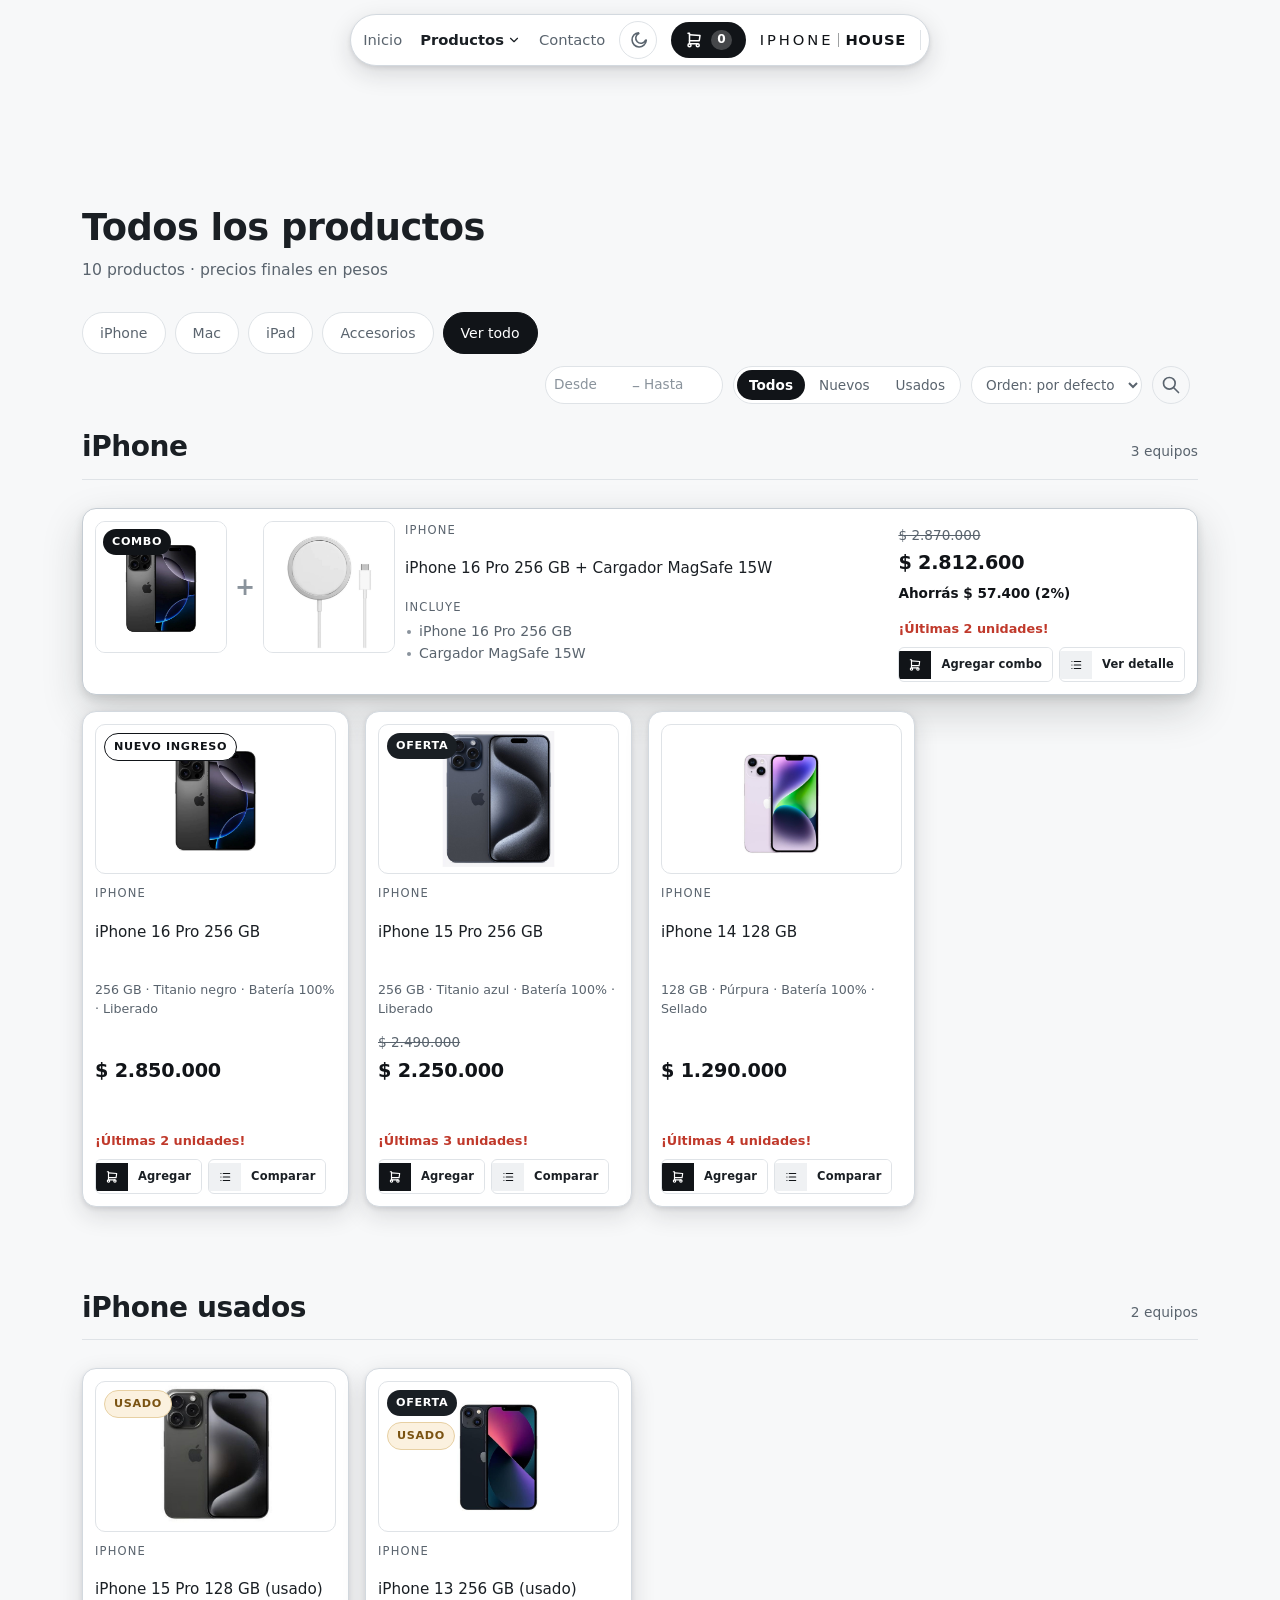
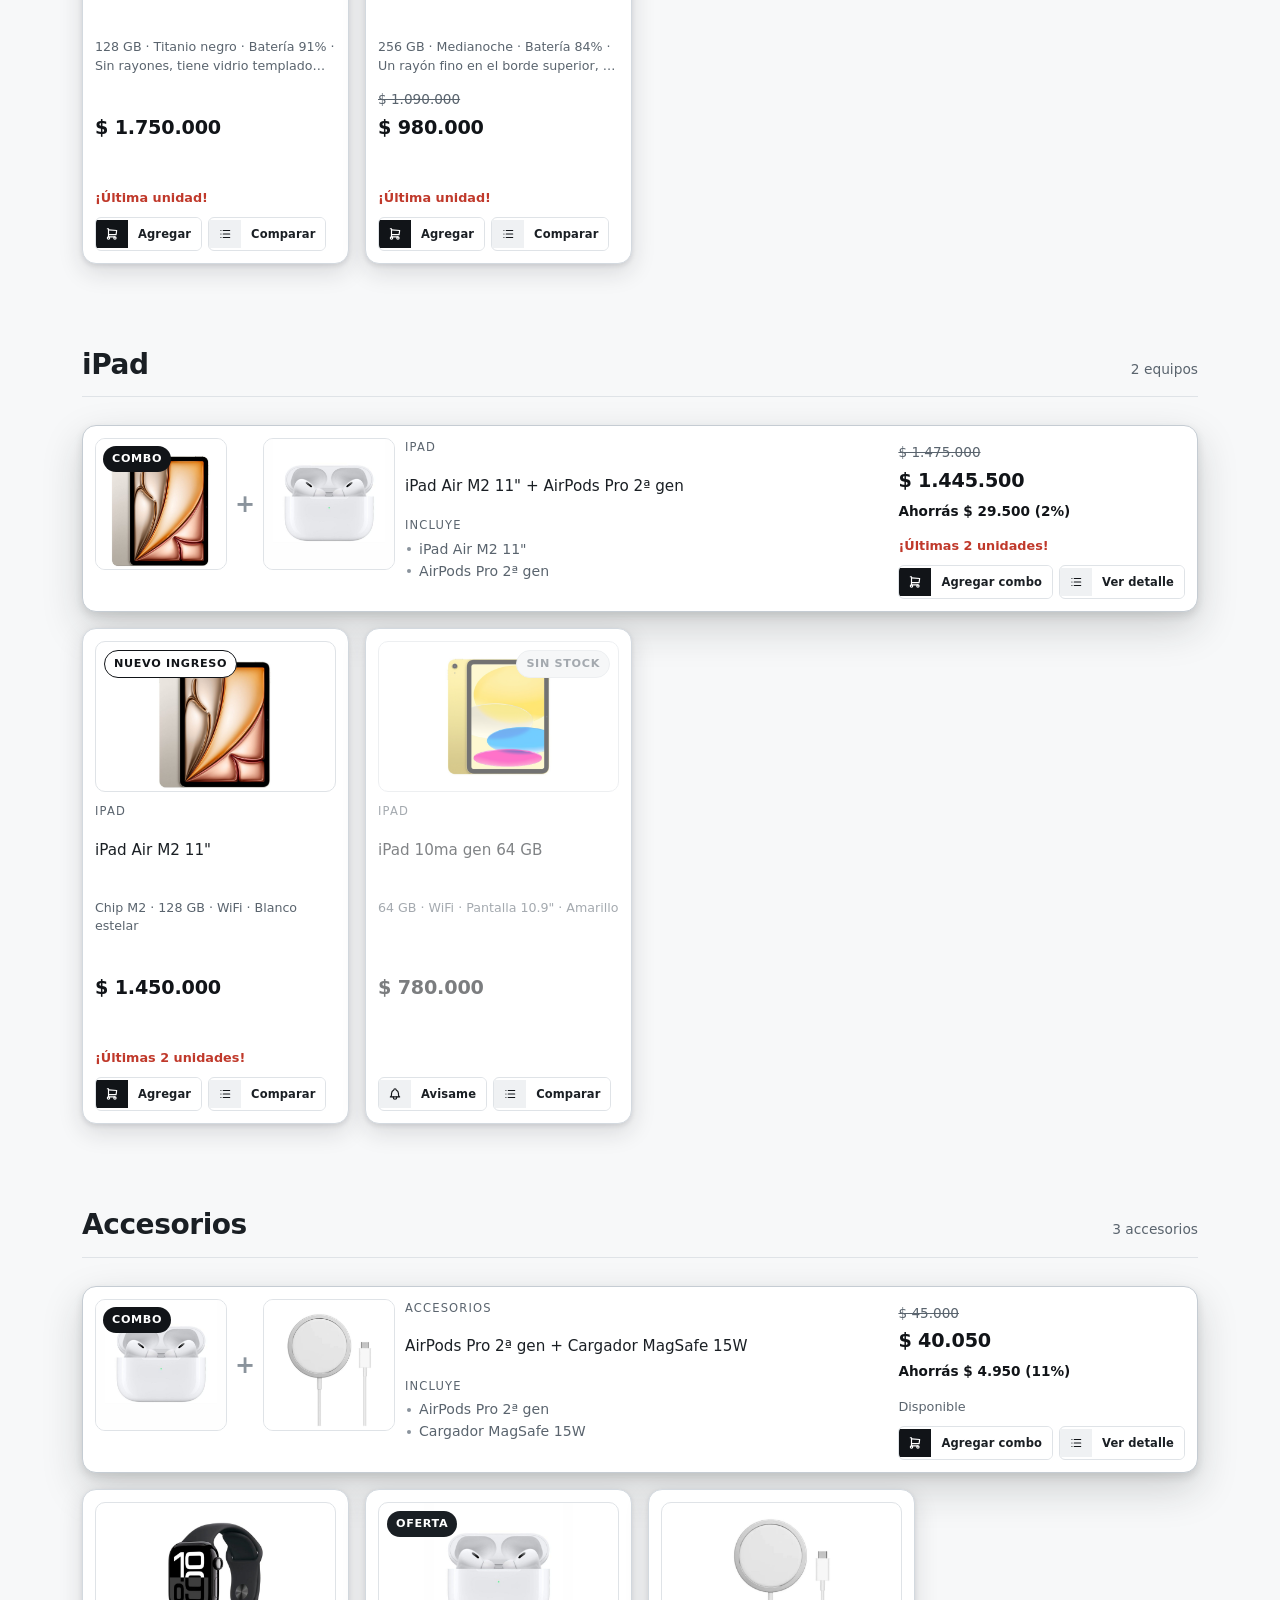
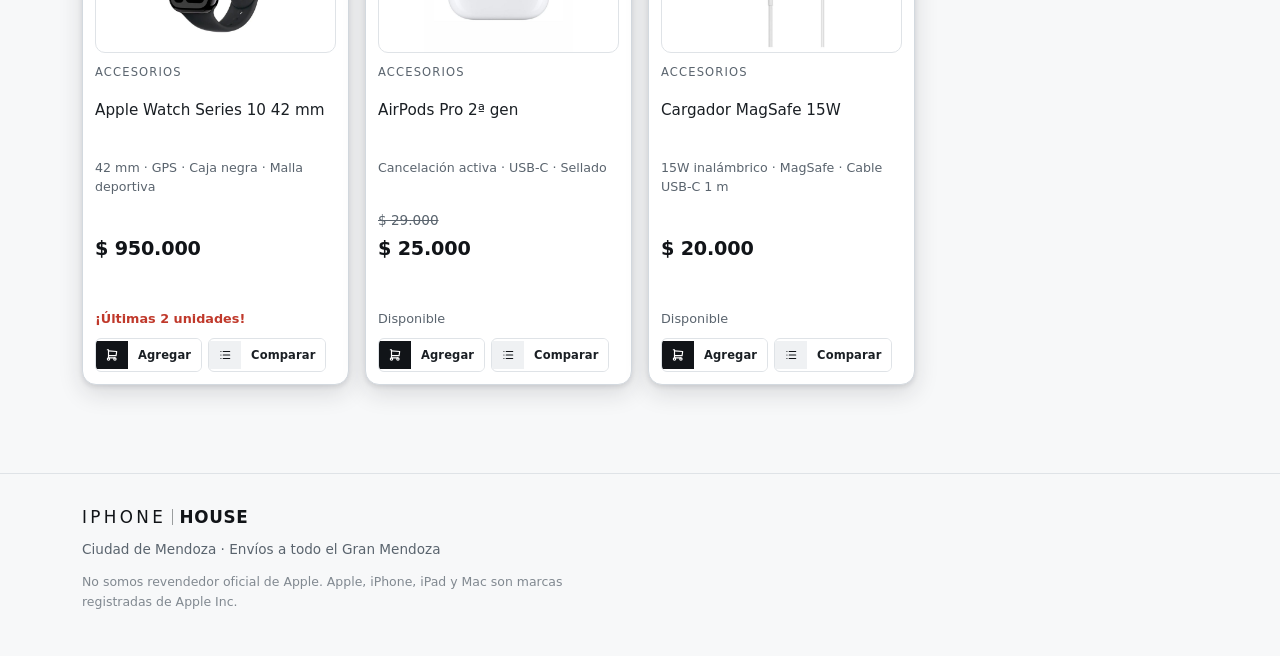
<file: productos.html>
<!doctype html>
<html lang="es-AR">
<head>
<meta charset="utf-8">
<link rel="icon" type="image/svg+xml" href="favicon.svg">
<link rel="icon" type="image/png" sizes="32x32" href="favicon-32.png">
<link rel="apple-touch-icon" href="apple-touch-icon.png">
<meta name="viewport" content="width=device-width, initial-scale=1">
<!-- Tema claro/oscuro: se aplica ANTES de pintar para que no haya un
     destello del tema claro cuando el guardado es oscuro. Lee la misma
     clave de localStorage que app.js (nombre-tema); si no hay elección
     previa, el sitio arranca SIEMPRE en claro (se ignora la preferencia
     del sistema a propósito). -->
<script>
  (function () {
    try {
      var t = localStorage.getItem('nombre-tema');
      if (t !== 'claro' && t !== 'oscuro') t = 'claro';
      document.documentElement.setAttribute('data-tema', t);

      // Marca que las apariciones al scrollear están habilitadas. Se pone
      // ACÁ, antes del primer pintado, porque es lo que deja las secciones
      // en opacity 0 desde el arranque: si la clase la pusiera app.js (que
      // corre al final del body) se vería un parpadeo del contenido ya
      // visible antes de ocultarse. Sin JS, sin IntersectionObserver o con
      // "reducir movimiento" activo, la clase no se pone y todo se ve
      // directo, sin animación.
      if ('IntersectionObserver' in window &&
          !(window.matchMedia && window.matchMedia('(prefers-reduced-motion: reduce)').matches)) {
        document.documentElement.classList.add('con-animacion');

        // RED DE SEGURIDAD: las secciones arrancan en opacity 0 y dependen
        // de que app.js las revele. Si app.js no llega a correr (un error
        // antes de revelarSecciones(), un archivo que no cargó), quedarían
        // invisibles PARA SIEMPRE. Este timeout saca la clase —y con ella
        // el ocultamiento— salvo que app.js haya avisado que tomó el
        // control poniendo data-anim="ok". Es lo que garantiza que el
        // contenido nunca desaparezca por una animación que no arrancó.
        window.setTimeout(function () {
          if (document.documentElement.dataset.anim !== 'ok') {
            document.documentElement.classList.remove('con-animacion');
          }
        }, 2500);
      }
    } catch (e) {
      document.documentElement.setAttribute('data-tema', 'claro');
    }
  })();
</script>

<!-- ===================================================================
     >>> PERSONALIZAR <<<  ESTA PAGINA VIENE DE OTRO CLIENTE
     ===================================================================
     Lo que sigue (title, meta description y las etiquetas Open Graph de
     mas abajo) tiene el NOMBRE, la LOCALIDAD y la URL del negocio
     anterior. Hay que cambiarlo en las SEIS paginas HTML:
       index.html · iphones.html · mac.html · ipad.html ·
       accesorios.html · productos.html
     - Nombre del negocio  -> debe coincidir con NEGOCIO de app.js
     - Localidad/provincia -> debe coincidir con DIRECCION de app.js
     - og:url y og:image   -> deben coincidir con SITIO de app.js
     Checklist completa en PERSONALIZAR.md (raiz del proyecto).
     =================================================================== -->
<title>Todos los productos — IPHONE HOUSE | Mendoza, Argentina</title>
<meta name="description" content="Catálogo completo de IPHONE HOUSE: iPhone, Mac, iPad y accesorios en Mendoza, Argentina. Precios finales en pesos y envíos a todo el Gran Mendoza.">

<!-- OJO: sacar esta línea antes de publicar el sitio de verdad. Está acá
     para que Google no indexe la página mientras todavía tiene textos
     placeholder sin completar (ver README.md). -->
<!-- >>> PERSONALIZAR <<< [27] QUITAR ANTES DE PUBLICAR - bloquea Google en las 6 paginas -->
<meta name="robots" content="noindex, nofollow">

<!-- Vista previa al compartir el link (WhatsApp, redes).
     >>> PERSONALIZAR <<< [33] dominio del negocio anterior. En esta pagina
     aparece TRES veces: aca abajo en el texto del comentario, en og:image y
     en og:url. Tiene que coincidir con la constante SITIO de app.js.
     OJO 1: og:url y og:image apuntan a https://iphonehouse.vercel.app/.
     Si el sitio pasa a un dominio propio hay que actualizarlas en los
     SEIS HTML y en la constante SITIO de app.js.
     OJO 2: og:image usa por ahora una foto de producto de img/. Conviene
     reemplazarla por una imagen propia de 1200x630px (el formato que
     esperan WhatsApp y las redes) cuando la tengan. -->
<meta property="og:title" content="Todos los productos — IPHONE HOUSE | Mendoza, Argentina">
<meta property="og:description" content="Catálogo completo: iPhone, Mac, iPad y accesorios. Precios finales en pesos, en Mendoza, Argentina, con envíos a todo el Gran Mendoza.">
<meta property="og:image" content="https://iphonehouse.vercel.app/img/iphone-16-pro-max-256.jpg">
<meta property="og:url" content="https://iphonehouse.vercel.app/productos.html">
<meta property="og:type" content="website">
<meta property="og:locale" content="es_AR">
<meta name="twitter:card" content="summary_large_image">

<link rel="preconnect" href="https://api.fontshare.com" crossorigin>
<link rel="stylesheet" href="https://api.fontshare.com/v2/css?f[]=clash-display@500,600,700&f[]=general-sans@400,500,600&display=swap">
<link rel="stylesheet" href="styles.css">
</head>
<body>

<!-- Header, footer, carrito, modal y toast los genera app.js: acá sólo
     van los contenedores. data-catalogo="completo" es lo que le dice a
     montarPaginaCatalogo() que muestre las cuatro categorías juntas, en
     vez de una sola como en las páginas de categoría. -->
<div id="app-header"></div>

<main id="top" data-catalogo="completo"></main>

<div id="app-footer"></div>

<script src="app.js"></script>
</body>
</html>
</file>
<file: styles.css>
/* =====================================================================
   >>> PERSONALIZAR <<< [38] la linea de abajo nombra al negocio anterior.
   Es lo UNICO que se toca en este archivo: el resto de styles.css no se
   modifica. Va marcado porque el checklist manda a no abrir esta hoja, y
   asi el nombre viejo se quedaba adentro para siempre.
   =====================================================================
   IPHONE HOUSE — hoja de estilos única
   Mobile primero. Sin dependencias salvo las fuentes de Fontshare.
   ===================================================================== */

/* ----------------------------- TOKENS ----------------------------- */
:root {
  --fondo:        #F7F8F9;
  --superficie:   #FFFFFF;
  --superficie2:  #EFF1F3;
  --borde:        #DFE3E7;
  --borde-fuerte: #C5CCD3;
  /* Paleta monocromática: --acento y --acento-fuerte comparten el mismo
     negro (#111418) — antes eran dos tonos de jade con roles distintos
     (texto vs. fondo de botón), ahora ambos casos usan el mismo negro,
     que pasa de sobra el contraste 4.5:1 en cualquiera de los dos usos. */
  --acento:       #111418;
  --acento-fuerte:#111418;
  --acento-suave: #F0F1F3;
  /* Sólo para la celda ganadora del comparador: --acento-suave (#F0F1F3)
     queda casi idéntico al header de tabla (#EFF1F3) y a la fila cebra
     (#F7F8F9), así que ahí no alcanza como resaltado. Este tono más oscuro
     se separa de ambos sin competir con el texto #111418 encima. */
  --comparador-gana: #E2E5E9;
  --texto:        #1A1F24;
  --texto-suave:  #5A646E;
  --texto-tenue:  #8A939C;
  --rojo-suave:   #C0392B;
  --error-suave:  #FDEDEA;

  /* chapita "Usado" y encabezado del informe de estado */
  --usado-fondo:  #FBF1DF;
  --usado-texto:  #7A5312;
  --usado-borde:  #E7D0A3;

  /* Semánticas que antes estaban hardcodeadas en los componentes; se
     movieron acá para que el tema oscuro pueda redefinirlas.
     --sobre-acento: texto/ícono que va ENCIMA de un fondo --acento-fuerte
       (botones, pastilla del carrito, botón flotante). Blanco en los dos
       temas: sobre el jade del tema oscuro también contrasta.
     --marco-foto: fondo del recuadro de las fotos (ver decisión abajo).
     --velo: cortina detrás del modal y el drawer.
     --foco-glow / --error-glow: el halo de 3px del foco de teclado.
     --borde-acento: borde de chips tintados en color de acento.
     --pulso-rgb: color (en tripleta RGB) del latido al agregar al carrito. */
  --sobre-acento:  #FFFFFF;
  --marco-foto:    #FFFFFF;
  --velo:          rgba(26, 31, 36, 0.4);
  --foco-glow:     rgba(17, 20, 24, 0.16);
  --error-glow:    rgba(192, 57, 43, 0.18);
  --borde-acento:  rgba(17, 20, 24, 0.35);
  --pulso-rgb:     17, 20, 24;

  --display: 'Clash Display', 'General Sans', system-ui, sans-serif;
  --cuerpo:  'General Sans', system-ui, -apple-system, 'Segoe UI', sans-serif;

  --radio:    14px;
  --radio-sm: 10px;
  --wrap:     1180px;
  --gutter:   20px;

  --transicion: 220ms cubic-bezier(.4, .1, .2, 1);

  /* Sombras para separar las superficies elevadas (blanco) del fondo gris:
     con sólo el borde #DFE3E7 el contraste es demasiado bajo (1.05:1) y
     los bloques parecen flotar sin apoyo. Tienen que notarse en reposo,
     no sólo al pasar el mouse. */
  /* Color de todas las sombras, en tripleta RGB, para poder apagarlo de
     una en el tema oscuro (donde una sombra sobre fondo oscuro no se ve y
     la separación la toman los bordes). */
  --sombra-rgb: 26, 31, 36;
  --sombra-superficie:       0 2px 4px rgba(var(--sombra-rgb), .10), 0 8px 24px rgba(var(--sombra-rgb), .14);
  --sombra-superficie-hover: 0 4px 8px rgba(var(--sombra-rgb), .12), 0 12px 32px rgba(var(--sombra-rgb), .18);
  /* un poco más marcada: refuerza la jerarquía de la tarjeta principal */
  --sombra-principal:        0 4px 8px rgba(var(--sombra-rgb), .12), 0 16px 40px rgba(var(--sombra-rgb), .18);

  /* Borde para las mismas superficies con sombra: --borde (#DFE3E7) queda
     demasiado tenue al lado de una sombra este marcada y se ve redundante;
     este tono un poco más oscuro se distingue sin competir. Sólo se usa en
     el borde exterior de tarjetas/bloques con sombra — el resto de los
     divisores (inputs, filas de tabla, chips) se quedan con --borde. */
  --borde-superficie: #D3D9DF;
}

/* ------------------------- TEMA OSCURO ----------------------------
   Sólo redefine variables: ninguna regla de componente se duplica. El
   atributo lo pone un script inline en el <head> (antes de pintar) y lo
   cambia el interruptor del header. El claro vive en :root y también se
   puede forzar con [data-tema="claro"] (que simplemente no hereda nada
   de acá).

   ACENTO: en claro --acento y --acento-fuerte eran el mismo negro; en
   oscuro se separan según su rol —igual que el nombre de cada variable
   ya sugería—: --acento es el jade CLARO para texto/bordes sobre fondo
   oscuro, --acento-fuerte el jade saturado para FONDOS de botón (con
   glifo/texto blanco encima, --sobre-acento).

   SOMBRAS: sobre fondo oscuro una sombra no se ve, así que las tres
   variables de superficie pasan a `none` y la separación la toma el
   borde (--borde-superficie, más marcado). Los elementos flotantes
   (modal, drawer, panel del menú, botón de WhatsApp) sí conservan
   sombra: --sombra-rgb pasa a negro puro, que sobre el fondo oscuro
   funciona como una sombra real.
   ------------------------------------------------------------------ */
[data-tema="oscuro"] {
  --fondo:        #12161A;
  --superficie:   #171B21;
  --superficie2:  #1F252C;
  --borde:        #232A31;
  --borde-fuerte: #3A424C;
  --borde-superficie: #2A313A;

  --acento:       #5DCAA5;   /* texto/bordes de acento */
  --acento-fuerte:#1D9E75;   /* fondos de botón */
  --acento-suave: #1A2A26;
  --comparador-gana: #1F2E2A;

  --texto:        #F0F0F2;
  --texto-suave:  #9AA3AC;
  --texto-tenue:  #79838E;

  --rojo-suave:   #E28275;
  --error-suave:  #2A1B18;

  /* el ámbar se invierte: fondo apagado y texto claro, como el resto de
     los chips del tema oscuro */
  --usado-fondo:  #2C2418;
  --usado-texto:  #E5BE7C;
  --usado-borde:  #4A3B24;

  /* el marco de las fotos se queda blanco: las fotos vienen con fondo
     blanco y, si el marco fuese oscuro, se vería un halo blanco de la
     foto contra el marco. (--sobre-acento también sigue blanco.) */
  --marco-foto:   #FFFFFF;

  --velo:         rgba(0, 0, 0, 0.6);
  --foco-glow:    rgba(93, 202, 165, 0.30);
  --error-glow:   rgba(226, 130, 117, 0.28);
  --borde-acento: rgba(93, 202, 165, 0.40);
  --pulso-rgb:    29, 158, 117;

  --sombra-rgb:   0, 0, 0;
  --sombra-superficie:       none;
  --sombra-superficie-hover: none;
  --sombra-principal:        none;
}

/* Transición del cambio de tema: sólo mientras se conmuta (el JS agrega
   .cambiando-tema por ~250ms) y sólo sobre color/fondo/borde, nunca
   `all` —eso haría parpadear transforms y opacidades de toda la página. */
html.cambiando-tema,
html.cambiando-tema * {
  transition: background-color 200ms ease,
              border-color 200ms ease,
              color 200ms ease,
              fill 200ms ease !important;
}

/* ------------------ APARICIÓN AL SCROLLEAR (SECCIONES) -------------
   La clase .con-animacion la pone el script inline del <head>, antes del
   primer pintado: así las secciones ya nacen en opacity 0 y no se ve el
   parpadeo de contenido visible que se oculta un instante después. Si no
   hay JS, no hay IntersectionObserver, o el visitante pidió reducir
   movimiento, esa clase no se agrega y todo se ve directo.

   app.js saca las dos clases al terminar la transición, así que el
   elemento queda SIN transform y SIN will-change residuales: eso es lo
   que evita reabrir el bug del scroll trabado sobre las imágenes.
   ------------------------------------------------------------------ */
/* El estado oculto lo aplica el CSS por sí solo, sin esperar a app.js:
   por eso el selector es :not([data-revelado]) y no una clase que
   agregue el JS. Si lo pusiera el JS (que corre al final del body) la
   sección se vería un instante antes de ocultarse: ese es el parpadeo. */
html.con-animacion main > .seccion:not([data-revelado]) {
  opacity: 0;
  transform: translateY(12px);
  will-change: opacity, transform;
}

/* entrando */
html.con-animacion main > .seccion[data-revelado="animando"] {
  opacity: 1;
  transform: none;
  transition: opacity 350ms ease, transform 350ms cubic-bezier(.4, .1, .2, 1);
}

/* terminada: sin transform, sin will-change y sin transition colgados */
html.con-animacion main > .seccion[data-revelado="listo"] {
  opacity: 1;
  transform: none;
  will-change: auto;
}

/* ------------------------------ BASE ------------------------------ */
*, *::before, *::after { box-sizing: border-box; }

html {
  scroll-behavior: smooth;
  /* el header sticky no tapa el destino del scroll */
  scroll-padding-top: 84px;
  -webkit-text-size-adjust: 100%;
}

body {
  margin: 0;
  background: var(--fondo);
  color: var(--texto);
  font-family: var(--cuerpo);
  font-size: 16px;
  line-height: 1.6;
  -webkit-font-smoothing: antialiased;
}

/* Fondo plano #F7F8F9 (lo pone `body { background }` arriba).
   Sobre tema claro, incluso manchas muy tenues tienden a leerse como un
   tinte sucio en las esquinas, que es justo lo que se quería evitar; el
   plano es limpio y sin riesgo. Si se prefiere el efecto, basta con volver
   a poner un body::before con dos radial-gradient muy suaves:
   rgba(17,20,24,.05) y rgba(17,20,24,.03). */

h1, h2, h3 {
  font-family: var(--display);
  font-weight: 600;
  line-height: 1.08;
  letter-spacing: -0.015em;
  margin: 0;
}

p { margin: 0; }
ul { margin: 0; padding: 0; list-style: none; }
img { max-width: 100%; display: block; }

a { color: inherit; text-decoration: none; }

/* El atributo hidden tiene que ganarle a cualquier display de autor.
   .modal y .drawer declaran display:flex, y una regla de autor le gana a
   la del navegador ([hidden] { display: none }) aunque tengan la misma
   especificidad: sin este !important quedan en pantalla con opacity 0,
   invisibles pero interceptando clicks y rueda del mouse. */
[hidden] { display: none !important; }

button {
  font: inherit;
  color: inherit;
  background: none;
  border: 0;
  cursor: pointer;
}

/* Todos los precios en cifras de ancho fijo */
.precio, .precio--anterior, .precio--total, [data-precio] {
  font-variant-numeric: tabular-nums;
  font-feature-settings: "tnum" 1;
}

/* Foco visible en teclado, en todos los controles */
:focus-visible {
  outline: 2px solid var(--acento);
  outline-offset: 3px;
  border-radius: 4px;
}
:focus:not(:focus-visible) { outline: none; }

.sr-only {
  position: absolute;
  width: 1px; height: 1px;
  padding: 0; margin: -1px;
  overflow: hidden;
  clip: rect(0 0 0 0);
  white-space: nowrap;
  border: 0;
}

.skip-link {
  position: absolute;
  left: 12px; top: -60px;
  z-index: 100;
  background: var(--acento-fuerte);
  color: var(--sobre-acento);
  padding: 10px 16px;
  border-radius: var(--radio-sm);
  font-weight: 600;
  transition: top var(--transicion);
}
.skip-link:focus { top: 12px; }

.wrap {
  width: 100%;
  max-width: var(--wrap);
  margin-inline: auto;
  padding-inline: var(--gutter);
}

/* ----------------------------- BOTONES ----------------------------
   Tratamiento único para todos los botones de acción: bloque de color
   con el ícono a la izquierda y el texto sobre fondo oscuro a la
   derecha, unidos por un solo contorno.

   El markup lo arma btnPartes() en app.js:
     <button class="btn"><span class="btn__ico">svg</span>
                         <span class="btn__txt">Texto</span></button>
   Sigue siendo un <button>/<a> real; el ícono va con aria-hidden y el
   texto queda accesible.

   OJO: no poner transform en :hover de .btn. Los botones de las
   tarjetas son descendientes de .card y un transform ahí puede
   reabrir el bug del scroll trabado sobre .media.
   ------------------------------------------------------------------ */
.btn {
  display: inline-flex;
  align-items: center;
  border: 1px solid var(--borde);
  border-radius: 6px;
  overflow: hidden;
  background: none;
  padding: 0;
  font-family: var(--cuerpo);
  font-weight: 600;
  font-size: 12px;
  letter-spacing: 0.01em;
  text-align: left;
  transition: border-color var(--transicion);
}
.btn:hover { border-color: var(--acento-fuerte); }

.btn__ico {
  display: flex;
  align-items: center;
  flex: 0 0 auto;
  padding: 9px 11px;
  background: var(--acento-fuerte);
  color: var(--sobre-acento);   /* trazo blanco sobre el bloque jade */
  transition: background var(--transicion);
}
.btn__ico .ico { width: 16px; height: 16px; }

.btn__txt {
  padding: 9px 14px;
  color: var(--texto);
  background: var(--superficie);
  transition: background var(--transicion);
}
.btn:hover .btn__txt { background: var(--superficie2); }

/* Variante secundaria: el bloque del ícono va en superficie2 con el
   trazo en jade, en vez del bloque jade lleno. */
.btn--sec .btn__ico {
  background: var(--superficie2);
  color: var(--acento);
}

.btn:disabled { opacity: 0.5; cursor: not-allowed; }
.btn:disabled:hover { border-color: var(--borde); }
.btn:disabled:hover .btn__txt { background: var(--superficie); }

/* Área de toque cómoda en todos los botones de acción (WCAG 2.5.8 pide
   24px como mínimo; 44px es el objetivo recomendado para el pulgar). */
.btn { min-height: 44px; }

/* A ancho completo el texto ocupa el resto de la fila */
.btn--bloque { width: 100%; }
.btn--bloque .btn__txt { flex: 1; }

/* Ajustado a su contenido: el ícono más el texto y nada más. Lo usan las
   tarjetas (normal, principal, carrusel) y el modal, donde un botón a
   todo el ancho dejaba una franja vacía a la derecha del texto.
   align-self sirve en los contenedores flex-columna (.card) y
   justify-self en los grid (.modal__acciones): se declaran los dos
   porque el mismo botón vive en ambos. */
.btn--compacto {
  width: auto;
  align-self: start;
  justify-self: start;
}

.btn--comparar { width: auto; }

/* ------------------- BOTÓN DE ACCIÓN PRINCIPAL --------------------
   Un escalón por encima del botón normal, para que en el checkout se
   note cuál es LA acción de la pantalla. Es un escalón, no el tamaño
   desmedido de antes: el texto sube de 12 a 14px y los dos bloques
   ganan 3px arriba y abajo (44px de alto contra los 34 del botón
   compacto en escritorio). En mobile el botón normal ya mide 44 por el
   min-height global, así que acá la diferencia la marca la tipografía.
   Ver htmlCheckout(): lo usa "Finalizar compra". */
.btn--principal {
  font-size: 14px;
  margin-top: 4px;
}
.btn--principal .btn__ico { padding: 12px 14px; }
.btn--principal .btn__txt { padding: 12px 18px; }
.btn--principal .btn__ico .ico { width: 18px; height: 18px; }

/* Botón sin tratamiento de bloque: acción menor, sólo texto.
   Hoy lo usa "Vaciar carrito". */
.btn-plano {
  color: var(--texto-suave);
  font-weight: 500;
  font-size: 0.88rem;
  padding: 10px;
  width: 100%;
  transition: color var(--transicion);
}
.btn-plano:hover { color: var(--texto); }

/* ----------------------------- HEADER -----------------------------
   Cápsula flotante centrada, separada de los bordes de la pantalla.
   El <header> en sí es transparente y no recibe clicks: sólo la
   cápsula los recibe, así el hueco de alrededor no tapa el contenido
   que pasa por debajo al scrollear.
   ------------------------------------------------------------------ */
/* El sticky va en #app-header (hijo directo del body), NO en .header:
   position:sticky se mueve dentro de la caja del PADRE, y como
   #app-header mide exactamente lo que mide el header, el recorrido era
   cero y la barra se iba con el scroll. Estaba pensada para quedar fija
   (de ahí el scroll-padding-top de html), pero nunca lo hacía. */
#app-header {
  position: sticky;
  top: 0;
  z-index: 40;
}

.header {
  padding-block: 14px 8px;
  pointer-events: none;
}
.header > .wrap { pointer-events: none; }

.navbar {
  position: relative;   /* ancla del panel del desplegable en mobile */
  pointer-events: auto;
  display: flex;
  flex-wrap: wrap;
  align-items: center;
  gap: 10px 14px;
  background: var(--superficie);
  border: 1px solid var(--borde-superficie);
  box-shadow: var(--sombra-superficie);
  /* Mobile: bloque de dos filas, así que redondeo parejo de tarjeta.
     Antes acá iba 99px arriba (píldora) y 22px abajo, que servía cuando
     la cápsula medía una fila baja. Con las dos filas de 44px la caja
     pasó a 104px de alto y ese radio dejó de entrar: como 99+22=121
     supera los 104, el navegador escala los radios y las esquinas de
     arriba se comían 26px de fondo a cada lado. El resultado era un
     domo — angosto arriba, ancho abajo — con el logotipo y el carrito
     pisando fuera del blanco y la curva barriendo entre las dos filas,
     que es justo lo que se leía como "los links quedaron afuera".
     El desktop, que sigue siendo una sola fila, mantiene su píldora de
     99px más abajo, en su propia media query. */
  border-radius: 22px;
  padding: 6px 8px 6px 12px;
  backdrop-filter: blur(12px);
}

.brand {
  order: 1;
  flex: 0 0 auto;
  margin-right: auto;
}

/* --------------------------- LOGOTIPO ------------------------------
   Sólo texto en negro, sin recuadro. Mismo tratamiento en el header
   (.brand) y en el footer (.footer__brand).
   ------------------------------------------------------------------ */
/* Marca tipográfica: la categoría en peso liviano y bien espaciada, el
   lugar en negrita y más ceñido. El contraste de peso es lo que la hace
   leer como logotipo y no como texto suelto. Ver htmlLogo() en app.js
   para cambiar de variante (regla / punto / apilado). */
.logo {
  display: inline-block;
  font-family: var(--display);
  font-size: 0.92rem;
  text-transform: uppercase;
  color: var(--acento);
  line-height: 1.15;
  white-space: nowrap;
}

.logo__cat {
  font-weight: 400;
  letter-spacing: 0.2em;
}

.logo__lugar {
  font-weight: 700;
  letter-spacing: 0.04em;
}

/* --- variante 'regla': línea vertical fina entre las dos palabras --- */
.logo--regla .logo__lugar::before {
  content: "";
  display: inline-block;
  width: 1px;
  height: 0.92em;
  margin-right: 0.42em;
  background: currentColor;
  opacity: 0.4;
  vertical-align: -0.1em;
}

/* --- variante 'punto' --- */
.logo--punto .logo__lugar::before {
  content: "";
  display: inline-block;
  width: 3px;
  height: 3px;
  border-radius: 999px;
  margin-right: 0.5em;
  background: currentColor;
  opacity: 0.55;
  vertical-align: 0.28em;
}

/* --- variante 'apilado': dos líneas, sin separador --- */
.logo--apilado {
  display: grid;
  justify-items: start;
  line-height: 1.02;
}
.logo--apilado .logo__cat { font-size: 0.74em; }

/* El footer tiene aire de sobra: la marca puede respirar un poco más */
.logo--grande { font-size: 1.05rem; }

/* separador entre logotipo y links: sólo cuando van en la misma fila */
.navbar__sep {
  order: 1;
  display: none;
  flex: 0 0 auto;
  width: 1px;
  height: 20px;
  background: var(--borde);
}

.cart-btn { order: 2; }

/* Interruptor de tema: botón fantasma, a la izquierda de la pastilla del
   carrito. Mismo order que .cart-btn; queda a su izquierda por orden de
   fuente (va justo antes en el DOM). */
.tema-btn {
  order: 2;
  flex: 0 0 auto;
  display: grid;
  place-items: center;
  width: 38px;
  height: 38px;
  border-radius: 999px;
  border: 1px solid var(--borde);
  color: var(--texto-suave);
  background: transparent;
  transition: color var(--transicion), border-color var(--transicion), background var(--transicion);
}
.tema-btn:hover { color: var(--texto); border-color: var(--texto-suave); background: var(--superficie2); }
.tema-btn__ico { display: flex; }
.tema-btn__ico .ico { width: 19px; height: 19px; }

/* Con sólo tres entradas (Inicio · Productos · Contacto) entran en una
   fila sin scroll horizontal, así que el nav puede tener overflow visible
   y dejar que el panel del desplegable se salga. */
.nav {
  order: 3;
  flex: 1 1 100%;
  display: flex;
  align-items: center;
  gap: 18px;
  white-space: nowrap;
  font-size: 0.92rem;
  color: var(--texto-suave);
  padding-inline: 4px;
}
.nav__link { flex: 0 0 auto; transition: color var(--transicion); }
.nav__link:hover { color: var(--texto); }

/* --------------------- DESPLEGABLE "PRODUCTOS" -------------------- */
.nav-drop { position: relative; flex: 0 0 auto; }

/* OJO CON EL ORDEN: estas dos reglas las pisaban, por venir antes en el
   archivo y con la misma especificidad, `.link-sub { display:inline-block }`
   y `.ico { width:20px; height:20px }` (los dos ~1800 líneas más abajo).
   El botón terminaba siendo inline-block —o sea que su align-items no
   hacía nada— y el chevron medía 20px en vez de 14, apoyado en la línea
   de base como cualquier elemento inline: eso estiraba la caja de línea
   del botón y bajaba SU texto 1.2px respecto de "Inicio" y "Contacto".
   Por eso van calificadas con .nav: así ganan por especificidad y no
   dependen de quién esté escrito más abajo. */
.nav .nav-drop__btn {
  display: inline-flex;
  align-items: center;
  gap: 3px;
  background: none;
  border: 0;
  padding: 0;
  cursor: pointer;
}
.nav .nav-drop__chevron {
  width: 14px;
  height: 14px;
  transition: transform 200ms ease;
}
.nav-drop[data-abierto="true"] .nav-drop__chevron { transform: rotate(180deg); }

.nav-drop__panel {
  display: none;
  position: absolute;
  top: calc(100% + 10px);
  left: 0;
  min-width: 190px;
  background: var(--superficie);
  border: 1px solid var(--borde);
  border-radius: 12px;
  box-shadow: 0 10px 30px rgba(var(--sombra-rgb), 0.14);
  padding: 6px;
  z-index: 50;
}
/* puente invisible que cubre el hueco de 10px entre botón y panel, para
   que el hover no se corte al bajar del botón al panel */
.nav-drop__panel::before {
  content: "";
  position: absolute;
  left: 0;
  right: 0;
  top: -10px;
  height: 10px;
}

.nav-drop[data-abierto="true"] > .nav-drop__panel { display: block; }

.nav-drop__grupo { display: block; }

.nav-drop__item {
  display: block;
  width: 100%;
  text-align: left;
  background: none;
  border: 0;
  cursor: pointer;
  padding: 9px 12px;
  border-radius: 8px;
  font-family: var(--cuerpo);
  font-size: 0.9rem;
  font-weight: 500;
  color: var(--texto);
  transition: background 150ms ease, color 150ms ease;
}
.nav-drop__item--sub { padding-left: 22px; font-size: 0.86rem; }
.nav-drop__item:hover,
.nav-drop__item:focus-visible {
  outline: none;
  background: var(--acento-suave);
  color: var(--acento);
}

/* Página actual: cada categoría es una página, así que el ítem del menú
   que corresponde a la que se está viendo queda marcado. En una paleta
   monocromática el color no alcanza como señal: va también el peso. */
.nav-drop__item.is-activo {
  background: var(--acento-suave);
  font-weight: 600;
}
.nav__link.is-activo { color: var(--texto); font-weight: 600; }

/* pastilla jade */
.cart-btn {
  display: inline-flex;
  align-items: center;
  gap: 8px;
  padding: 8px 14px;
  border: 0;
  border-radius: 99px;
  background: var(--acento-fuerte);
  color: var(--sobre-acento);  /* ícono y contador en blanco sobre la pastilla */
  font-size: 0.85rem;
  font-weight: 600;
  transition: background var(--transicion);
}
.cart-btn:hover { background: var(--acento-fuerte); filter: brightness(0.92); }

.cart-btn__count {
  min-width: 20px;
  height: 20px;
  padding-inline: 6px;
  display: grid;
  place-items: center;
  border-radius: 999px;
  /* burbuja translúcida sobre la pastilla de acento: el blanco al 22%
     aclara el jade/negro de fondo en cualquiera de los dos temas, así que
     va literal a propósito (no depende del tema). */
  background: rgba(255, 255, 255, 0.22);
  color: var(--sobre-acento);
  font-size: 0.76rem;
  font-weight: 700;
  font-variant-numeric: tabular-nums;
  transition: background var(--transicion), color var(--transicion);
}
.cart-btn[data-lleno="true"] .cart-btn__count {
  background: var(--sobre-acento);
  color: var(--acento-fuerte);
}

/* ------------------------------ HERO ------------------------------
   Sin fondo propio ni halo: las manchas jade ahora las pone body::before
   y tienen que verse a través de toda la sección.
   ------------------------------------------------------------------ */
.hero {
  position: relative;
  padding-block: 52px 64px;
  background: none;
}

.hero__grid {
  position: relative;
  display: grid;
  gap: 44px;
  align-items: center;
}

.eyebrow {
  font-size: 0.78rem;
  font-weight: 600;
  letter-spacing: 0.13em;
  text-transform: uppercase;
  color: var(--acento);
  margin-bottom: 18px;
}

.hero__titulo {
  font-size: clamp(2.5rem, 9vw, 4.4rem);
  font-weight: 600;
  max-width: 12ch;
  /* Corrección óptica: la caja del título ya estaba alineada, pero a este
     cuerpo la tipografía display deja ~2px de aire a la izquierda del
     primer trazo, contra ~1px del texto de abajo. Sin esto, el título se
     ve metido hacia adentro respecto de la bajada y los tildes. Medido:
     1px de exceso a 73.6px = 0.014em. En em para que escale con el clamp. */
  margin-left: -0.014em;
}

.hero__bajada {
  margin-top: 20px;
  max-width: 44ch;
  font-size: 1.05rem;
  color: var(--texto-suave);
}

.hero__ctas {
  display: flex;
  flex-wrap: wrap;
  gap: 12px;
  margin-top: 30px;
}

/* Tres garantías con tilde. En una fila si entran; si no, se apilan
   (cada una es un ítem flex que no se parte por dentro). */
.datos {
  display: flex;
  flex-wrap: wrap;
  gap: 12px 30px;
  margin-top: 42px;
  padding-top: 26px;
  border-top: 1px solid var(--borde);
}

.dato {
  display: flex;
  align-items: center;
  gap: 8px;
  font-size: 0.95rem;
  font-weight: 500;
}

.dato__ico {
  display: flex;
  flex: 0 0 auto;
  color: var(--acento);
}
/* el tilde solo, sin recuadro: un poco más grueso para que se lea a
   este tamaño (la regla le gana al stroke-width del atributo) */
.dato__ico .ico {
  width: 18px;
  height: 18px;
  stroke-width: 2.5;
}

.hero__direccion {
  margin-top: 16px;
  font-size: 0.88rem;
  color: var(--texto-suave);
}

/* tarjeta del producto destacado del hero */
.hero__producto { min-height: 1px; }

.destacado-card {
  background: var(--superficie);
  border: 1px solid var(--borde);
  border-radius: var(--radio);
  padding: 18px;
  display: grid;
  gap: 16px;
}

.destacado-card__cinta {
  display: inline-flex;
  align-items: center;
  align-self: start;
  gap: 7px;
  font-size: 0.72rem;
  font-weight: 600;
  letter-spacing: 0.1em;
  text-transform: uppercase;
  color: var(--acento);
  background: var(--acento-suave);
  border: 1px solid var(--borde-acento);
  border-radius: 999px;
  padding: 6px 12px;
}

.destacado-card__nombre {
  font-family: var(--display);
  font-size: 1.4rem;
  font-weight: 600;
}

.destacado-card__specs {
  color: var(--texto-suave);
  font-size: 0.9rem;
  margin-top: 5px;
}

.destacado-card__fila {
  display: flex;
  align-items: flex-end;
  justify-content: space-between;
  gap: 16px;
  flex-wrap: wrap;
}

/* ---------------------- IMAGEN / PLACEHOLDER ----------------------
   Estructura pensada para que reemplazar el placeholder por una foto
   sea trivial: dentro de .media, poner
       <img class="media__img" src="fotos/iphone-15.jpg" alt="iPhone 15">
   y borrar (o dejar, queda debajo) el div .media__ph.
   ------------------------------------------------------------------ */
.media {
  position: relative;
  /* Blanco puro: las fotos de producto ya vienen con fondo blanco, así
     que con object-fit:contain la unión entre foto y marco desaparece
     en vez de notarse como una franja vacía oscura. En tema oscuro se
     mantiene blanco (ver --marco-foto): si no, quedaría un halo blanco de
     la foto contra un marco oscuro. */
  background: var(--marco-foto);
  border: 1px solid var(--borde);
  border-radius: var(--radio-sm);
  aspect-ratio: 4 / 3;
  overflow: hidden;
  /* con object-fit:contain (más abajo) la foto puede no llenar el marco;
     este padding evita que toque el borde y hace que el aire alrededor
     se vea intencional, no como un recorte fallado. box-sizing:border-box
     (regla global) hace que el padding no altere el aspect-ratio de acá
     arriba: el marco mantiene su proporción exacta, quien se ajusta es
     el espacio interno para la imagen. */
  padding: 10px;
  /* explícito a propósito: el recorte de la imagen no debe retener la
     rueda del mouse ni encadenarla de forma distinta al resto de la
     página. overscroll-behavior sólo debe existir en .modal__scroll
     (ahí sí el scroll interno tiene que contenerse). */
  overscroll-behavior: auto;
}

.media--alta { aspect-ratio: 1 / 1; }

.media__ph {
  position: absolute;
  inset: 0;
  display: grid;
  place-items: center;
  text-align: center;
  padding: 16px;
  /* sobre marco blanco: fondo gris claro y texto tenue, coherente con
     la paleta clara. */
  background: var(--superficie2);
  color: var(--texto-tenue);
  font-size: 0.88rem;
  font-weight: 500;
  letter-spacing: 0.02em;
}

.media__img {
  position: absolute;
  inset: 0;
  width: 100%;
  height: 100%;
  /* contain, no cover: la foto entra completa, sin recortar los bordes
     del equipo. Si sobra espacio queda vacío (el padding de .media hace
     que ese aire se vea a propósito). */
  object-fit: contain;
}

/* ---------------------------- PRECIOS ----------------------------- */
.precio {
  font-family: var(--display);
  font-weight: 600;
  font-size: 1.55rem;
  color: var(--acento);
  letter-spacing: -0.01em;
  white-space: nowrap;
}

.precio--anterior {
  display: block;
  font-family: var(--cuerpo);
  font-size: 0.85rem;
  font-weight: 400;
  color: var(--texto-suave);
  text-decoration: line-through;
  margin-bottom: 2px;
}

.precio--total {
  font-size: 1.72rem;
  color: var(--acento);
}

/* --------------------------- SECCIONES ---------------------------- */
.seccion { padding-block: 62px; }

.seccion__head { margin-bottom: 30px; }

.seccion__head--catalogo { margin-top: 46px; }

.seccion__titulo {
  font-size: clamp(1.65rem, 5vw, 2.3rem);
}

.seccion__sub {
  margin-top: 9px;
  color: var(--texto-suave);
  font-size: 0.98rem;
}

/* --------------------------- CARRUSEL ----------------------------- */
.carrusel {
  position: relative;
  max-width: 620px;
  margin-inline: auto;
}

.carrusel__viewport {
  overflow: hidden;
  border-radius: var(--radio);
  touch-action: pan-y;
}

.carrusel__track {
  display: flex;
  transition: transform 420ms cubic-bezier(.4, .1, .2, 1);
  will-change: transform;
}

.carrusel__slide {
  flex: 0 0 100%;
  min-width: 0;
  padding: 22px;
  background: var(--superficie);
  border: 1px solid var(--borde-superficie);
  border-radius: var(--radio);
  box-shadow: var(--sombra-superficie);
  display: grid;
  gap: 18px;
  /* evita que el gesto de swipe arrastre la imagen/el texto */
  user-select: none;
  -webkit-user-select: none;
}

.carrusel__slide[aria-hidden="true"] { visibility: hidden; }
.carrusel__slide .media { aspect-ratio: 16 / 11; }

.carrusel__nombre {
  font-family: var(--display);
  font-size: 1.45rem;
  font-weight: 600;
}

.carrusel__specs {
  margin-top: 6px;
  color: var(--texto-suave);
  font-size: 0.92rem;
}

.carrusel__pie {
  display: flex;
  align-items: flex-end;
  justify-content: space-between;
  gap: 16px;
  flex-wrap: wrap;
}
.carrusel__pie .btn { flex: 1 1 170px; }

/* flechas: sólo desktop */
.carrusel__flecha {
  display: none;
  position: absolute;
  top: 50%;
  transform: translateY(-50%);
  z-index: 2;
  width: 44px;
  height: 44px;
  border-radius: 999px;
  background: var(--superficie);
  border: 1px solid var(--borde);
  color: var(--texto);
  font-size: 1.05rem;
  transition: border-color var(--transicion), color var(--transicion), background var(--transicion);
}
.carrusel__flecha:hover:not(:disabled) {
  border-color: var(--acento-fuerte);
  color: var(--acento);
}
.carrusel__flecha:disabled { opacity: 0.32; cursor: not-allowed; }
.carrusel__flecha--prev { left: -62px; }
.carrusel__flecha--next { right: -62px; }

/* barritas de navegación (no puntos) */
.carrusel__barras {
  display: flex;
  justify-content: center;
  gap: 9px;
  margin-top: 24px;
}

/* [11] activa en jade, inactivas en borde-fuerte, 300ms */
.barra {
  width: 42px;
  height: 4px;
  border-radius: 999px;
  background: var(--borde-fuerte);
  border: 0;
  padding: 0;
  transition: background 300ms ease, width 300ms ease;
}
.barra:hover { background: var(--texto-suave); }
.barra[aria-selected="true"] {
  background: var(--acento-fuerte);
  width: 62px;
}
/* área táctil cómoda sin agrandar la barrita visible */
.barra { position: relative; }
.barra::after {
  content: "";
  position: absolute;
  inset: -14px -4px;
}

/* ------------------------ BARRA DE CONFIANZA ---------------------- */
/* ---------------------------- FILTROS -----------------------------
   Navegación entre las páginas del catálogo: cada pastilla es un enlace
   a otra página, no un filtro que repinta la grilla. La activa se marca
   con aria-current="page".
   ------------------------------------------------------------------ */
.filtros {
  display: flex;
  gap: 9px;
  /* Las cinco pastillas no entran en 375px: la fila scrollea en
     horizontal en vez de apilarse o cortarse. El scroll es sólo
     horizontal, así que la rueda vertical sigue pasando a la página. */
  overflow-x: auto;
  overscroll-behavior-x: contain;
  scrollbar-width: none;
  /* Una caja con overflow recorta lo que sobresale, y el foco de teclado
     se dibuja 3px por fuera de la pastilla: sin este aire el anillo de
     foco queda cortado arriba y abajo. El margen negativo devuelve el
     espacio para que la fila siga alineada con el resto de la sección.
     Va sólo en vertical: un margen negativo horizontal empujaría la fila
     fuera del contenedor y desbordaría la página en mobile. */
  padding-block: 6px;
  margin-block: -6px;
}
.filtros::-webkit-scrollbar { display: none; }

.filtro {
  flex: 0 0 auto;
  white-space: nowrap;
  padding: 9px 17px;
  border-radius: 999px;
  border: 1px solid var(--borde);
  background: var(--superficie);
  color: var(--texto-suave);
  font-size: 0.88rem;
  font-weight: 500;
  transition: color var(--transicion), border-color var(--transicion), background var(--transicion);
}
.filtro:hover { color: var(--texto); border-color: var(--texto-suave); }

/* Página actual: negro pleno. Es la señal más fuerte de la fila, y no
   depende del color (el sitio es monocromático). */
.filtro[aria-current="page"] {
  background: var(--acento-fuerte);
  border-color: var(--acento-fuerte);
  color: var(--sobre-acento);
}

/* ------------------- SECCIONES POR CATEGORÍA ----------------------
   El catálogo se lee como bloques distintos, no como una grilla
   partida: de ahí el gap grande entre secciones.
   El encabezado vive en el mismo contenedor que la grilla, así que su
   borde inferior queda alineado con el ancho de las tarjetas.
   ------------------------------------------------------------------ */
.secciones {
  display: grid;
  gap: 58px;
}

.cat__head {
  display: flex;
  align-items: baseline;
  justify-content: space-between;
  gap: 18px;
  padding-bottom: 13px;
  margin-bottom: 22px;
  border-bottom: 1px solid var(--borde);
}

.cat__titulo {
  font-family: var(--display);
  font-size: clamp(1.35rem, 4.5vw, 1.75rem);
  font-weight: 600;
  letter-spacing: -0.015em;
}

.cat__conteo {
  color: var(--texto-suave);
  font-size: 0.86rem;
  white-space: nowrap;
  font-variant-numeric: tabular-nums;
}

/* ----------------------------- GRILLA -----------------------------
   Mobile: una sola columna. El principal va primero en el DOM, así que
   queda arriba conservando su tamaño mayor.
   Desde 720px pasa a 1.5fr 1fr 1fr con el principal ocupando dos filas
   de la primera columna (ver más abajo).
   ------------------------------------------------------------------ */
.grilla {
  display: grid;
  grid-template-columns: 1fr;
  gap: 16px;
}

.card {
  /* position: relative lo declara la regla del enlace estirado, más abajo */
  display: flex;
  flex-direction: column;
  gap: 12px;
  padding: 14px;
  background: var(--superficie);
  border: 1px solid var(--borde-superficie);
  border-radius: var(--radio);
  box-shadow: var(--sombra-superficie);
  opacity: 0; /* [10] la revela el IntersectionObserver */
  /* misma duración y curva que el resto de los hovers del sitio */
  transition: border-color var(--transicion), box-shadow var(--transicion);
}

/* [10] entrada escalonada. `backwards` mantiene el estado inicial durante
   el delay; al terminar, el elemento vuelve a su estilo propio y el
   transform queda libre para el hover. */
.card.is-visible {
  opacity: 1;
  animation: entrarTarjeta 300ms ease var(--delay, 0ms) backwards;
}

/* [4] borde que enciende.
   Ojo: NO agregar transform acá (ni translateY ni scale). .media es hijo
   directo de .card y tiene overflow:hidden + border-radius (el recorte
   de la imagen); un transform en :hover sobre este ancestro promueve
   .card a su propia capa de composición exactamente al entrar el mouse,
   y esa capa puede "tragarse" la rueda del mouse sobre el área recortada
   hasta que el cursor sale de la tarjeta (bug real, ya reportado). El
   cambio de borde no compone capa nueva, así que es seguro. Lo mismo
   vale para box-shadow: anima el valor de la sombra, nunca la posición
   ni el tamaño de la caja. */
.card.is-visible:hover {
  border-color: var(--acento);
  box-shadow: var(--sombra-superficie-hover);
}

/* Escape hatch: si la sonda de app.js detectó que este navegador no
   avanza animaciones ni dispara el observer, la entrada se apaga y la
   tarjeta queda visible sin depender del keyframe (que si no avanza se
   queda en su estado inicial, opacity 0, y la tarjeta no se ve nunca). */
html[data-anim-entrada="no"] .card {
  opacity: 1;
  animation: none;
}

@keyframes entrarTarjeta {
  from { opacity: 0; transform: translateY(10px); }
}

/* el nombre es el único foco de la tarjeta y su ::after la cubre entera,
   así todo el bloque abre el modal con un solo elemento en el tab order.

   OJO: estas tres reglas van juntas y valen para los DOS contenedores que
   usan .card__abrir (tarjeta de grilla y slide del carrusel):
     1. el contenedor debe ser position:relative, si no el ::after se
        ancla al ancestro posicionado más cercano y se desborda;
     2. el botón de acción necesita position + z-index para quedar
        por encima del ::after;
     3. el foco se dibuja sobre el contenedor entero.
   Si mañana aparece otro contenedor con .card__abrir, hay que sumarlo
   a los tres selectores. */
.card__abrir {
  display: block;
  text-align: left;
  font: inherit;
  color: inherit;
  padding: 0;
}
.card__abrir::after {
  content: "";
  position: absolute;
  inset: 0;
  border-radius: var(--radio);
}

.card,
.carrusel__slide { position: relative; }

/* REGRESIÓN DEL BUG 2 — YA CORREGIDA. Leer antes de tocar esta lista.

   El botón "Comparar" que se renderiza en las cinco páginas de catálogo NO
   es un <button data-comparar>: es un <a class="btn btn--sec btn--comparar">
   (lo arma botonComparar() en app.js). El atributo data-comparar sale de la
   otra rama de esa función, que es inalcanzable — ver el comentario en
   app.js, arriba de esa rama. O sea: el selector .card [data-comparar] de
   acá abajo NO matchea nada en producción, y se conserva sólo por si esa
   rama alguna vez se vuelve alcanzable.

   Como .btn--comparar no figuraba en esta lista, el <a> quedaba en
   position:static y .card__abrir::after (absolute, inset:0, sin
   pointer-events:none) se pintaba por encima y se comía el clic: apretar
   "Comparar" abría el modal del producto en vez de navegar al comparador.
   Medido con elementsFromPoint: el tope del punto era .card__abrir, y el
   handler delegado evalúa closest('[data-modal]') ANTES que
   closest('[data-comparar]'), así que ni siquiera había empate.

   Por eso .card .btn--comparar está en la lista. Es exactamente el caso que
   avisa el comentario de más arriba ("si mañana aparece otro contenedor con
   .card__abrir, hay que sumarlo"), pero al revés: apareció otro BOTÓN dentro
   del contenedor de siempre. Regla práctica: lo que va acá no es un atributo
   puntual, es TODO control clickeable que viva dentro de .card o de
   .carrusel__slide.

   El carrusel no lleva "Comparar" (su slide sólo pinta botonAccion), por eso
   no hay un .carrusel__slide .btn--comparar. Si algún día se le agrega, hay
   que sumarlo acá o vuelve el mismo bug. */
.card [data-agregar],
.card [data-avisar],
.card [data-comparar],
.card .btn--comparar,
.card .btn[data-modal],
.carrusel__slide [data-agregar],
.carrusel__slide [data-avisar] { position: relative; z-index: 2; }

.card:has(.card__abrir:focus-visible),
.carrusel__slide:has(.card__abrir:focus-visible) {
  outline: 2px solid var(--acento);
  outline-offset: 3px;
}

/* [14] sin stock: se atenúa el contenido, no el badge ni el botón */
.card--agotado .media,
.card--agotado .card__cat,
.card--agotado .card__nombre,
.card--agotado .card__specs,
.card--agotado .card__precios { opacity: 0.55; }

.badge-stock {
  position: absolute;
  top: 8px;
  right: 8px;
  z-index: 1;
  /* chip claro: se lee sobre el marco blanco y sobre el placeholder gris */
  background: var(--superficie2);
  border: 1px solid var(--borde);
  color: var(--texto-suave);
  font-size: 0.7rem;
  font-weight: 600;
  letter-spacing: 0.06em;
  text-transform: uppercase;
  padding: 4px 9px;
  border-radius: 999px;
}

/* --------------------- SUGERENCIAS DEL BUSCADOR --------------------
   Desplegable anclado al .buscador (que es position:relative). Es un
   atajo al detalle del producto: la grilla se sigue filtrando aparte.
   ------------------------------------------------------------------ */
.sugerencias {
  position: absolute;
  top: calc(100% + 8px);
  right: 0;
  z-index: 45;              /* sobre el contenido, debajo del velo (50) */
  width: min(340px, 86vw);
  max-height: 320px;
  overflow-y: auto;
  overscroll-behavior: contain;
  margin: 0;
  padding: 6px;
  list-style: none;
  background: var(--superficie);
  border: 1px solid var(--borde-superficie);
  border-radius: 12px;
  box-shadow: 0 10px 30px rgba(var(--sombra-rgb), 0.16);
}

.sugerencia {
  display: grid;
  grid-template-columns: 38px 1fr auto;
  align-items: center;
  gap: 10px;
  padding: 7px 8px;
  border-radius: 8px;
  cursor: pointer;
}
/* hover y marcado por teclado comparten el mismo resalte */
.sugerencia:hover,
.sugerencia.is-activa { background: var(--superficie2); }

.sugerencia__foto {
  width: 38px;
  height: 38px;
  object-fit: contain;
  background: var(--marco-foto);
  border: 1px solid var(--borde);
  border-radius: 6px;
}

.sugerencia__nombre {
  font-size: 0.88rem;
  line-height: 1.25;
  /* un nombre largo no debe empujar el precio fuera de la fila */
  overflow: hidden;
  text-overflow: ellipsis;
  white-space: nowrap;
}

.sugerencia__precio {
  font-family: var(--display);
  font-weight: 600;
  font-size: 0.85rem;
  color: var(--acento);
  font-variant-numeric: tabular-nums;
  white-space: nowrap;
}

/* -------------------- GALERÍA DE FOTOS DEL MODAL -------------------
   Sólo aparece si el producto tiene fotos extra (img/<id>-2.jpg y
   siguientes). Con una sola foto el contenedor queda [hidden] y el modal
   se ve exactamente como antes.
   ------------------------------------------------------------------ */
.galeria {
  display: flex;
  gap: 8px;
  margin-top: 10px;
  overflow-x: auto;
  overscroll-behavior-x: contain;
  scrollbar-width: none;
  /* aire para que el anillo de foco no quede recortado por el overflow */
  padding-block: 4px;
}
.galeria::-webkit-scrollbar { display: none; }

.galeria__mini {
  flex: 0 0 auto;
  width: 56px;
  height: 56px;
  padding: 3px;
  border-radius: var(--radio-sm);
  border: 1px solid var(--borde-superficie);
  background: var(--marco-foto);
  transition: border-color var(--transicion);
}
.galeria__mini img {
  width: 100%;
  height: 100%;
  object-fit: contain;
}
.galeria__mini[aria-selected="true"] {
  border-color: var(--acento);
  box-shadow: 0 0 0 1px var(--acento);
}

/* ---------------------- ETIQUETAS DE PRODUCTO ----------------------
   Campo "etiqueta" en productos.json ("nuevo" | "oferta"). Van arriba a
   la IZQUIERDA de la foto, así conviven con el badge "Sin stock" que va
   arriba a la derecha.
   Los dos tratamientos son deliberadamente distintos para distinguirlos
   de un vistazo, y ninguno depende del color (el tema claro es
   monocromático): "Oferta" es un chip invertido (el más fuerte) y
   "Nuevo ingreso" es de contorno (más sobrio). Ambos quedan con buen
   contraste en los dos temas porque se apoyan en --texto/--superficie.
   ------------------------------------------------------------------ */
/* Mismo tamaño y forma que .badge-stock, para que los dos se lean como
   marcas discretas de la foto y ninguna domine sobre la otra. */
/* Columna de marcas de la esquina superior IZQUIERDA de la foto. Existe
   porque un usado puede además estar en oferta: las dos chapitas tienen
   que convivir, y apilarlas con flex evita el top: en píxeles que habría
   que recalcular cada vez que cambia el alto de una. El badge "Sin stock"
   sigue solo, del lado derecho, así que nunca se cruzan. */
.marcas {
  position: absolute;
  top: 8px;
  left: 8px;
  z-index: 1;
  display: flex;
  flex-direction: column;
  align-items: flex-start;
  gap: 6px;
}
/* Dentro de .marcas las posiciona el flex. Fuera (la chapita "Combo" de
   la tarjeta y del modal de combo) siguen absolutas como siempre. */
.marcas .etiqueta {
  position: static;
  top: auto;
  left: auto;
}

.etiqueta {
  position: absolute;
  top: 8px;
  left: 8px;
  z-index: 1;
  font-size: 0.7rem;
  font-weight: 600;
  letter-spacing: 0.06em;
  text-transform: uppercase;
  padding: 4px 9px;
  border-radius: 999px;
  white-space: nowrap;
}

/* invertido: casi negro sobre claro, casi blanco sobre oscuro */
.etiqueta--oferta {
  background: var(--texto);
  color: var(--superficie);
}

.etiqueta--nuevo {
  background: var(--superficie);
  color: var(--acento);
  border: 1px solid currentColor;
}

/* Combo: relleno en acento. Es la más fuerte de las tres porque marca un
   tipo de producto distinto, no un estado del mismo producto. */
.etiqueta--combo {
  background: var(--acento-fuerte);
  color: var(--sobre-acento);
}

/* Usado: ámbar. No puede ser ni negro (lo usa "Oferta", con la que
   convive apilada) ni jade (el acento, que en tema oscuro es el color de
   todo lo bueno), así que se le da una familia propia. Los tres tonos
   salen de variables porque en oscuro el ámbar claro sobre fondo claro
   no funciona: ahí se invierte a fondo apagado con texto ámbar. */
.etiqueta--usado {
  background: var(--usado-fondo);
  color: var(--usado-texto);
  border: 1px solid var(--usado-borde);
}

/* ======================== TARJETA DE COMBO =========================
   Banner horizontal de ancho completo, FUERA de .grilla (lo ubica
   seccionGrilla() en .combo-destacado, antes de la grilla): ya no ocupa
   la celda grande ni estira las fotos para llenarla. Se ajusta a su
   contenido — fotos a un lado, texto+precio+acciones al otro — y su
   altura la da el contenido, no un span de dos filas.
   ------------------------------------------------------------------ */
.combo-destacado { margin-bottom: 16px; }   /* mismo aire que el gap de la grilla */

.card--combo {
  /* mobile-first: apilada (hereda flex-direction:column de .card). La
     fila sólo entra a partir de 620px — ver la media query más abajo —
     donde ya hay ancho para las dos fotos + el texto sin apretarse. */
  gap: 18px;
  /* mismo tratamiento que la tarjeta principal: sigue siendo el
     destacado de la sección, aunque ya no ocupe la celda grande */
  border-color: var(--borde-fuerte);
  box-shadow: var(--sombra-principal);
}
.card--combo.is-visible:hover {
  box-shadow: 0 6px 12px rgba(var(--sombra-rgb), .14), 0 20px 48px rgba(var(--sombra-rgb), .22);
}

/* Las dos fotos lado a lado con un "+" en el medio, del mismo tamaño
   las dos: es un combo, ninguno de los dos manda sobre el otro. En
   columna (mobile) ocupan el ancho completo de la tarjeta; en fila
   (620px+, ver la media query) pasan a un ancho fijo de 260px. El
   aspect-ratio 1/1 nunca se estira: tamaño contenido, como cualquier
   foto de tarjeta, no una medida que persigue el alto del texto. */
.combo__fotos {
  position: relative;      /* ancla de la etiqueta "Combo" */
  width: 100%;
  display: grid;
  grid-template-columns: 1fr auto 1fr;
  align-items: center;
  gap: 8px;
}
.combo__foto { min-width: 0; }
/* Más específico a propósito (4 clases): la regla general
   ".card:not(.card--principal) .media { aspect-ratio: 16/10 }" tiene la
   misma especificidad que un selector de 3 clases (el :not() cuenta el
   argumento) y aparece después en el archivo, así que sin este empate
   roto a mano ganaba ella y las fotos del combo salían 16:10 en vez de
   cuadradas. */
.card--combo .combo__fotos .combo__foto .media { aspect-ratio: 1 / 1; }

/* Columna del medio: qué es y qué incluye. */
.combo__info { min-width: 0; }

/* Columna de la derecha: precio, stock y botones. */
.combo__compra {
  min-width: 0;
  display: flex;
  flex-direction: column;
  gap: 10px;
}
/* Acá el precio NO se empuja al fondo: la columna se alinea arriba junto
   a las otras dos y el margin-top:auto de .card__precios dejaría un hueco. */
.combo__compra .card__precios { margin-top: 0; }

.combo__mas {
  font-family: var(--display);
  font-size: 1.5rem;
  font-weight: 600;
  color: var(--texto-tenue);
  line-height: 1;
}

.combo__label {
  margin-top: 10px;
  font-size: 0.72rem;
  letter-spacing: 0.1em;
  text-transform: uppercase;
  color: var(--texto-suave);
}

.combo__incluye {
  margin-top: 5px;
  display: grid;
  gap: 3px;
  font-size: 0.88rem;
  color: var(--texto-suave);
  line-height: 1.35;
}
/* viñeta propia: la lista va sin marcador para poder alinearla con el
   resto del texto de la tarjeta */
.combo__incluye li { padding-left: 14px; position: relative; }
.combo__incluye li::before {
  content: "";
  position: absolute;
  left: 2px;
  top: 0.55em;
  width: 4px;
  height: 4px;
  border-radius: 999px;
  background: var(--texto-tenue);
}

.combo__ahorro {
  margin-top: 4px;
  font-size: 0.85rem;
  font-weight: 600;
  color: var(--acento);
}

/* --- detalle del combo dentro del modal --- */
.combo__fotos--modal { margin-bottom: 4px; }

.combo-detalle {
  display: grid;
  gap: 10px;
  margin-top: 18px;
}
.combo-detalle__item {
  padding: 12px 14px;
  background: var(--superficie2);
  border-radius: var(--radio-sm);
}
.combo-detalle__nombre { font-weight: 600; font-size: 0.95rem; }
.combo-detalle__specs {
  margin-top: 3px;
  font-size: 0.85rem;
  color: var(--texto-suave);
}
.combo-detalle__precio {
  margin-top: 5px;
  font-size: 0.83rem;
  color: var(--texto-tenue);
  font-variant-numeric: tabular-nums;
}

.card__cat {
  font-size: 0.72rem;
  letter-spacing: 0.1em;
  text-transform: uppercase;
  color: var(--texto-suave);
}

.card__nombre {
  font-family: var(--display);
  font-size: 1.02rem;
  /* peso normal (no 600): con el precio y el nombre ya en el mismo negro
     (--acento), la diferencia de peso es lo que marca cuál es el dato
     principal de la tarjeta [ver .card__precios .precio, más abajo] */
  font-weight: 400;
  line-height: 1.25;
  /* El nombre de la tarjeta era un <h4> y pasó a <h3> para no saltar de
     h2 a h4 en la jerarquía de la página. El <h4> no estaba alcanzado
     por la regla `h1, h2, h3` de arriba, así que traía DOS cosas del
     navegador de las que la tarjeta dependía: 1.33em de margen vertical
     y letter-spacing normal. Al pasar a h3 esa regla se las llevaba
     (margin: 0 y letter-spacing: -0.015em) y cambiaba el alto de todas
     las tarjetas. Se declaran acá para que el cambio sea sólo semántico
     y no se mueva un píxel. En em, no en px: así siguen escalando con
     el font-size más chico de escritorio. */
  margin-block: 1.33em;
  letter-spacing: normal;
}

/* Descripción corta debajo del nombre: son las specs del JSON unidas.
   Llena el aire que quedaba entre el nombre y el precio. */
.card__specs {
  margin-top: 6px;
  font-size: 0.83rem;
  color: var(--texto-suave);
  line-height: 1.45;
}

/* Los dos botones de la tarjeta, uno al lado del otro y ajustados a su
   contenido. Si no entran a lo ancho (columnas angostas) se apilan
   alineados a la izquierda, que es una caída prolija. */
.card__acciones {
  display: flex;
  flex-wrap: wrap;
  align-items: center;
  gap: 8px;
}

/* ------------------------ CONTADOR DE STOCK ------------------------
   Una línea fija debajo del precio. Se renderiza SIEMPRE (vacía cuando
   el producto está agotado, que ya lo dice el badge de la foto) para que
   todas las tarjetas de la grilla midan exactamente lo mismo tenga el
   producto stock bajo, normal o cero.
   ------------------------------------------------------------------ */
.stock {
  margin-top: 6px;
  font-size: 0.8rem;
  color: var(--texto-suave);
  /* alto reservado: 1 línea, esté o no escrita */
  min-height: 1.3em;
  line-height: 1.3;
}

/* Stock bajo: el rojo de alerta que ya usa el sitio para los errores del
   formulario. Va en negrita porque el color por sí solo no es señal
   suficiente (daltonismo). Funciona en los dos temas: --rojo-suave está
   definido en ambos. */
.stock--bajo {
  color: var(--rojo-suave);
  font-weight: 600;
}

.card__precios { margin-top: auto; padding-top: 4px; }
.card__precios .precio { font-size: 1.38rem; }

/* ------------- AHORRO CONTRA EL MISMO MODELO NUEVO -----------------
   La línea se pinta en TODAS las tarjetas, vacía cuando no hay nada que
   comparar (ver lineaAhorro en app.js), y el alto va reservado acá. Es
   el mismo criterio que el espaciador del precio tachado: si la línea
   existiera sólo en los usados, esas tarjetas serían más altas y los
   botones de la fila dejarían de alinearse.
   El tono es el de una ventaja, no el de una advertencia: el monto va
   en el color de acento y el precio del nuevo queda en gris al lado. */
.card__ahorro {
  min-height: 1.15rem;
  margin-top: 2px;
  font-size: 0.78rem;
  line-height: 1.15rem;
  /* --texto-suave y no --texto-tenue: el precio del nuevo es un dato que
     se lee, no un adorno. Con --texto-tenue quedaba en 3.1 de contraste
     sobre la tarjeta blanca. */
  color: var(--texto-suave);
  white-space: nowrap;
  overflow: hidden;
  text-overflow: ellipsis;
}
.card__ahorro-monto {
  color: var(--acento);
  font-weight: 600;
}

/* ---------------- TARJETAS DE LA GRILLA, TODAS IGUALES -------------
   Las tarjetas de una fila ya miden lo mismo (son items de grid y se
   estiran solas). Lo que se desalineaba era el CONTENIDO: un nombre de
   dos líneas contra uno de una, y un producto con precio anterior
   tachado contra otro sin descuento. Estas dos reglas fijan ese alto
   para que precios y botones caigan siempre a la misma altura.
   La principal queda afuera: tiene su propio tamaño.
   ------------------------------------------------------------------ */

/* Dos líneas siempre: reserva el alto aunque el nombre entre en una, y
   recorta con puntos suspensivos si se pasa. 2.5em = 2 líneas de 1.25 */
.card:not(.card--principal) .card__nombre-txt {
  display: -webkit-box;
  -webkit-line-clamp: 2;
  -webkit-box-orient: vertical;
  overflow: hidden;
  min-height: 2.5em;
}

/* Misma idea para la descripción: dos líneas siempre, recortadas con
   puntos suspensivos, y esa altura reservada aunque el producto tenga
   menos specs. Sin el min-height, una tarjeta con specs cortas subía su
   precio y su botón respecto de la de al lado. 2.9em = 2 × 1.45 */
.card:not(.card--principal) .card__specs {
  display: -webkit-box;
  -webkit-line-clamp: 2;
  -webkit-box-orient: vertical;
  overflow: hidden;
  min-height: 2.9em;
}

/* La principal tiene más ancho: le entra una línea más antes de recortar */
.card--principal .card__specs {
  display: -webkit-box;
  -webkit-line-clamp: 3;
  -webkit-box-orient: vertical;
  overflow: hidden;
}

/* Sin descuento no hay <span class="precio--anterior">, así que el
   precio actual subía una línea respecto de las tarjetas que sí lo
   tienen. Este espaciador ocupa esa línea que falta. */
.card:not(.card--principal) .card__precios:not(:has(.precio--anterior))::before {
  content: "";
  display: block;
  /* mismo alto que .precio--anterior: 0.85rem × line-height 1.6 + 2px
     de margin-bottom */
  height: calc(0.85rem * 1.6 + 2px);
}

/* ------------------------- TARJETA PRINCIPAL -----------------------
   Un producto por categoría con el doble de espacio. Sobre fondo claro
   el borde solo no alcanza: se distingue con borde más fuerte + sombra.
   ------------------------------------------------------------------ */
.card--principal {
  border-color: var(--borde-fuerte);
  box-shadow: var(--sombra-principal);
}
/* el hover de .card ya sube la sombra; acá el punto de partida es más
   marcado, así que el hover sube un escalón más para no perder jerarquía
   (misma proporción base→hover que --sombra-superficie → -hover) */
.card--principal.is-visible:hover {
  box-shadow: 0 6px 12px rgba(var(--sombra-rgb), .14), 0 20px 48px rgba(var(--sombra-rgb), .22);
}
.card--principal .card__nombre { font-size: 1.32rem; }
.card--principal .card__precios .precio { font-size: 1.86rem; }

/* La imagen del principal queda bastante más alta que la de una normal.
   Va fuera de cualquier media query: en mobile, donde todo se apila en
   una columna, la diferencia de alto es lo único que distingue al
   principal, así que ahí también tiene que notarse. */
.media--principal { aspect-ratio: 4 / 3; }
.card:not(.card--principal) .media { aspect-ratio: 16 / 10; }

.vacio {
  padding: 40px 0;
  text-align: center;
  color: var(--texto-suave);
}

/* aviso de error al cargar productos.json */
.aviso {
  grid-column: 1 / -1;
  padding: 22px;
  border: 1px solid var(--borde);
  border-radius: var(--radio);
  background: var(--superficie);
  color: var(--texto-suave);
  font-size: 0.92rem;
  line-height: 1.7;
}
.aviso code {
  font-family: ui-monospace, SFMono-Regular, Menlo, monospace;
  font-size: 0.86em;
  color: var(--acento);
  background: var(--superficie2);
  padding: 2px 6px;
  border-radius: 5px;
}

/* ===================== PROMO BANCARIA (placeholder) ===============
   Mientras es placeholder tiene borde punteado y un tag "Espacio para
   promo" para que quede obvio que es un hueco a completar, no una promo
   real. Al poner la promo de verdad se quita la clase promo--placeholder. */
.promo {
  border-radius: var(--radio);
  padding: 26px 22px;
  text-align: center;
  background: var(--superficie);
  border: 1px solid var(--borde-superficie);
  box-shadow: var(--sombra-superficie);
}
.promo--placeholder {
  border: 2px dashed var(--borde-fuerte);
  background: var(--superficie2);
  position: relative;
}
.promo__tag {
  display: inline-block;
  font-size: 0.7rem;
  font-weight: 600;
  letter-spacing: 0.08em;
  text-transform: uppercase;
  color: var(--texto-tenue);
  border: 1px solid var(--borde-fuerte);
  border-radius: 999px;
  padding: 3px 10px;
  margin-bottom: 12px;
}
.promo__titulo {
  font-family: var(--display);
  font-size: clamp(1.1rem, 3.5vw, 1.5rem);
  font-weight: 600;
  color: var(--texto-suave);
}
/* Las cuotas son el dato principal de la franja: van en el color de
   texto pleno, no en el gris que usaba el placeholder. */
.promo__titulo--fuerte {
  color: var(--texto);
  font-size: clamp(1.25rem, 4vw, 1.75rem);
}

/* Fila de medios de pago con tarjeta. Envuelve a dos líneas en celular
   en vez de desbordar: por eso flex-wrap y el centrado. */
.promo__tarjetas {
  display: flex;
  flex-wrap: wrap;
  justify-content: center;
  align-items: center;
  gap: 8px 10px;
  margin: 14px 0 0;
  padding: 0;
  list-style: none;
}
.promo__tarjeta {
  display: inline-flex;
  align-items: center;
  gap: 6px;
  padding: 6px 12px;
  border: 1px solid var(--borde);
  border-radius: 999px;
  background: var(--superficie2);
  color: var(--texto);
  font-size: 0.85rem;
  font-weight: 500;
  white-space: nowrap;
}
.promo__tarjeta-ico {
  width: 18px;
  height: 18px;
  color: var(--texto-suave);
}

/* --texto-suave y no --texto-tenue: dejó de ser una leyenda de relleno,
   ahora es la aclaración de que las cuotas hay que consultarlas. Con
   --texto-tenue quedaba en 3.1 de contraste. */
.promo__sub { margin-top: 6px; color: var(--texto-suave); font-size: 0.9rem; }
/* con la fila de tarjetas en el medio, la aclaración necesita más aire */
.promo__tarjetas + .promo__sub { margin-top: 14px; }

/* ---------------------------- CONTACTO ----------------------------
   Sólo título + dos botones (WhatsApp e Instagram), centrado. Sin
   formulario, sin dirección: ese contenido ya está en el hero. */
.contacto { border-top: 1px solid var(--borde); }

/* Alineado a la izquierda como el resto de las secciones: antes estaba
   centrado y su título quedaba fuera del eje vertical común. */
.contacto__inner {
  display: grid;
  justify-items: start;
  gap: 6px;
}

.contacto__botones {
  display: flex;
  align-items: center;
  gap: 12px;
  flex-wrap: wrap;
  margin-top: 18px;
}

/* ----------------------------- FOOTER ----------------------------- */
.footer {
  border-top: 1px solid var(--borde);
  padding-block: 34px 44px;
  color: var(--texto-suave);
  font-size: 0.85rem;
}
.footer__brand { margin-bottom: 9px; }
.footer__legal { margin-top: 12px; max-width: 62ch; font-size: 0.78rem; opacity: 0.75; }

/* ----------------------------- CARRITO ---------------------------- */
.overlay {
  position: fixed;
  inset: 0;
  z-index: 50;
  background: var(--velo);
  backdrop-filter: blur(2px);
  opacity: 0;
  transition: opacity var(--transicion);
}
.overlay[data-visible="true"] { opacity: 1; }

/* La vista del carrito es opaca y ocupa toda la pantalla, así que su velo
   queda completamente tapado: el blur sería trabajo de GPU tirado. Se deja
   el elemento (la lógica de apertura/cierre lo usa) pero sin desenfoque. */
#overlayCarrito { backdrop-filter: none; }

/* ---------------------- CARRITO (PANEL LATERAL) --------------------
   El carrito del header abre este panel: entra desde la derecha con la
   lista, el total y "Finalizar compra". Ese botón abre la vista de
   checkout a pantalla completa (.checkout, más abajo).
   ------------------------------------------------------------------ */
.drawer {
  position: fixed;
  z-index: 60;
  top: 0;
  right: 0;
  height: 100dvh;
  width: min(420px, 100%);
  background: var(--superficie);
  border-left: 1px solid var(--borde);
  box-shadow: -12px 0 40px rgba(var(--sombra-rgb), 0.16);
  display: flex;
  flex-direction: column;
  transform: translateX(100%);
  transition: transform 300ms cubic-bezier(.4, .1, .2, 1);
}
.drawer[data-visible="true"] { transform: translateX(0); }

/* -------------------- CHECKOUT (PANTALLA COMPLETA) -----------------
   Paso 2 y 3 de la compra. Tapa el header del sitio (z-index 61 > 40)
   para que no haya nada que distraiga mientras se cargan los datos. El
   contenido se acota con --carrito-ancho y queda centrado; las bandas
   (encabezado, pasos) van a todo lo ancho.
   ------------------------------------------------------------------ */
.checkout {
  --carrito-ancho: 1060px;
  --carrito-pad: max(20px, calc((100% - var(--carrito-ancho)) / 2));

  position: fixed;
  z-index: 61;
  inset: 0;
  background: var(--fondo);
  display: flex;
  flex-direction: column;
  opacity: 0;
  transform: translateY(10px);
  transition: opacity 200ms ease, transform 260ms cubic-bezier(.4, .1, .2, 1);
}
.checkout[data-visible="true"] { opacity: 1; transform: none; }

/* la única parte que scrollea: el encabezado y los pasos quedan fijos */
.checkout__scroll {
  flex: 1;
  overflow-y: auto;
  overscroll-behavior: contain;
  padding: 22px var(--carrito-pad) 40px;
}

/* Formulario a la izquierda y resumen al costado. En una sola columna
   por debajo de 900px (ver la media query). */
.checkout__grid {
  display: grid;
  gap: 24px;
  align-items: start;
}

.drawer__head {
  display: flex;
  align-items: center;
  justify-content: space-between;
  gap: 12px;
  padding: 18px 20px;
  border-bottom: 1px solid var(--borde);
}
/* en el checkout el encabezado sigue el ancho del contenido */
.checkout .drawer__head {
  justify-content: flex-start;
  gap: 14px;
  padding-inline: var(--carrito-pad);
  background: var(--superficie);
}

.drawer__titulo { font-size: 1.2rem; }

.drawer__cerrar {
  width: 36px;
  height: 36px;
  display: grid;
  place-items: center;
  border-radius: 999px;
  border: 1px solid var(--borde);
  color: var(--texto-suave);
  flex: 0 0 auto;
  transition: color var(--transicion), border-color var(--transicion);
}
.drawer__cerrar:hover { color: var(--texto); border-color: var(--texto-suave); }

/* Volver: texto + flecha, alineado a la izquierda del encabezado */
.drawer__volver {
  display: inline-flex;
  align-items: center;
  gap: 4px;
  flex: 0 0 auto;
  padding: 8px 12px 8px 6px;
  margin-left: -6px;
  border-radius: 999px;
  color: var(--texto-suave);
  font-size: 0.9rem;
  font-weight: 500;
  transition: color var(--transicion), background var(--transicion);
}
.drawer__volver:hover { color: var(--texto); background: var(--superficie2); }
.drawer__volver .ico { width: 18px; height: 18px; }

.drawer__body {
  flex: 1;
  overflow-y: auto;
  overscroll-behavior: contain;
  padding: 16px 20px;
}

/* ------------------------- BARRA DE PASOS --------------------------
   1 · Carrito → 2 · Datos → 3 · WhatsApp. La marca activa la mueve
   marcarPaso() en app.js. Info secundaria: etiquetas chicas a propósito.
   ------------------------------------------------------------------ */
.pasos {
  display: grid;
  grid-template-columns: repeat(3, 1fr);
  gap: 6px;
  padding: 14px var(--carrito-pad) 0;
  margin: 0;
  list-style: none;
}

.paso { display: grid; gap: 5px; }

.paso__barra {
  height: 2px;
  border-radius: 2px;
  background: var(--borde-fuerte);
  transition: background 300ms ease;
}

.paso__label {
  font-size: 8px;
  letter-spacing: 0.08em;
  text-transform: uppercase;
  color: var(--texto-suave);
  transition: color 300ms ease;
}

.paso[data-activo="true"] .paso__barra { background: var(--acento-fuerte); }
.paso[data-activo="true"] .paso__label { color: var(--acento); }

/* --------------------------- LISTA DEL CARRITO ---------------------
   Scrollea en su propia caja: así el bloque del total queda siempre a
   la vista sin depender del scroll del drawer. El degradado del borde
   inferior se enciende sólo cuando hay contenido de sobra.
   ------------------------------------------------------------------ */
.carrito-lista { position: relative; }

.carrito-lista::after {
  content: "";
  position: absolute;
  left: 0;
  right: 0;
  bottom: 0;
  height: 40px;
  pointer-events: none;
  opacity: 0;
  transition: opacity var(--transicion);
  background: linear-gradient(to top, var(--superficie), transparent);
}
.carrito-lista[data-hay-mas="true"]::after { opacity: 1; }

#carritoItems {
  display: grid;
  gap: 7px;
  align-content: start;
  max-height: calc(100dvh - 340px);
  overflow-y: auto;
  /* que el scroll de la lista no se filtre a la página de atrás */
  overscroll-behavior: contain;
}

/* ------------------- TARJETA DE PRODUCTO DEL CARRITO --------------- */
.linea {
  display: grid;
  grid-template-columns: 44px 1fr;
  gap: 10px;
  padding: 8px;
  background: var(--superficie);
  border: 1px solid var(--borde-superficie);
  border-radius: 5px;
  box-shadow: var(--sombra-superficie);
}

/* la foto del carrito es de 44px de ancho: el padding base (10px por
   lado) dejaría casi nada de imagen, así que acá va más chico */
.linea .media { aspect-ratio: 44 / 52; padding: 4px; }
.linea .media__ph { font-size: 0.58rem; padding: 4px; line-height: 1.15; }

.linea__nombre { font-size: 0.88rem; font-weight: 500; line-height: 1.3; }

.linea__specs {
  font-size: 0.72rem;
  color: var(--texto-suave);
  line-height: 1.35;
  margin-top: 1px;
}

.linea__precio {
  font-size: 0.88rem;
  color: var(--acento);
  font-variant-numeric: tabular-nums;
  margin-top: 3px;
}

.linea__controles {
  display: flex;
  align-items: center;
  gap: 8px;
  margin-top: 7px;
}

.qty {
  width: 30px;
  height: 30px;
  display: grid;
  place-items: center;
  border: 1px solid var(--borde);
  border-radius: 8px;
  color: var(--texto);
  font-size: 1rem;
  line-height: 1;
  transition: border-color var(--transicion), color var(--transicion);
}
.qty:hover { border-color: var(--acento-fuerte); color: var(--acento); }

.qty__valor {
  min-width: 22px;
  text-align: center;
  font-size: 0.9rem;
  font-variant-numeric: tabular-nums;
}

.linea__quitar {
  margin-left: auto;
  font-size: 0.8rem;
  color: var(--texto-suave);
  text-decoration: underline;
  text-underline-offset: 3px;
}
.linea__quitar:hover { color: var(--texto); }

.drawer__foot {
  border-top: 1px solid var(--borde);
  padding: 12px 20px calc(12px + env(safe-area-inset-bottom));
  display: grid;
  gap: 6px;
  background: var(--superficie);
}

/* bloque anclado: total + acción principal */
.drawer__anclado {
  display: grid;
  gap: 9px;
  background: var(--fondo);
  border-top: 1px solid var(--borde-superficie);
  border-radius: 5px;
  box-shadow: var(--sombra-superficie);
  padding: 9px;
}

.drawer__total {
  display: flex;
  align-items: baseline;
  justify-content: space-between;
  margin-bottom: 4px;
  color: var(--texto-suave);
  font-size: 0.92rem;
}

/* El botón del bloque anclado se ajusta a su contenido y se alinea con
   el precio, a la derecha: a todo el ancho del panel dominaba la vista. */
.drawer__anclado .btn { justify-self: end; }

/* ==================== BLOQUES DE LA VISTA DE CHECKOUT ==============
   Resumen del pedido (sólo lectura), cuentas + medios de pago, y los
   productos sugeridos. Existen para que la pantalla completa no quede
   vacía cuando el pedido tiene uno o dos productos.
   ================================================================== */
.resumen__titulo {
  font-family: var(--display);
  font-size: 1.05rem;
  font-weight: 600;
  margin-bottom: 12px;
}

.resumen-pedido { margin-bottom: 26px; }

/* Línea del pedido: foto, nombre + cantidad, y el subtotal a la derecha.
   Sin controles de cantidad — para editar se vuelve al carrito. */
.pedido-linea {
  display: grid;
  grid-template-columns: 54px 1fr auto;
  align-items: center;
  gap: 12px;
  padding: 10px 0;
  border-bottom: 1px solid var(--borde);
}
.pedido-linea:last-child { border-bottom: 0; }
.pedido-linea .media { aspect-ratio: 1 / 1; padding: 4px; }
.pedido-linea__nombre { font-size: 0.9rem; font-weight: 500; line-height: 1.3; }
.pedido-linea__cant {
  margin-top: 2px;
  font-size: 0.82rem;
  color: var(--texto-suave);
  font-variant-numeric: tabular-nums;
}
.pedido-linea__sub {
  font-family: var(--display);
  font-weight: 600;
  font-size: 0.95rem;
  white-space: nowrap;
  font-variant-numeric: tabular-nums;
}

.checkout__resumen {
  background: var(--superficie);
  border: 1px solid var(--borde-superficie);
  border-radius: var(--radio);
  box-shadow: var(--sombra-superficie);
  padding: 18px;
  /* en escritorio acompaña el scroll del formulario, que es largo */
  position: sticky;
  top: 0;
}

.resumen__cuentas { margin: 0 0 16px; }
.resumen__fila {
  display: flex;
  align-items: baseline;
  justify-content: space-between;
  gap: 12px;
  padding: 6px 0;
  font-size: 0.9rem;
}
.resumen__fila dt { color: var(--texto-suave); }
.resumen__fila dd { margin: 0; font-variant-numeric: tabular-nums; }
.resumen__suave { color: var(--texto-tenue); font-size: 0.85rem; text-align: right; }

.resumen__fila--total {
  border-top: 1px solid var(--borde);
  margin-top: 6px;
  padding-top: 12px;
}
.resumen__fila--total dt { color: var(--texto); font-weight: 500; }
.resumen__fila--total .precio--total { font-size: 1.35rem; }

.resumen__label {
  font-size: 0.72rem;
  letter-spacing: 0.1em;
  text-transform: uppercase;
  color: var(--texto-suave);
  margin-bottom: 8px;
}

.resumen__pagos {
  display: flex;
  flex-wrap: wrap;
  gap: 8px;
  margin-bottom: 16px;
}
.resumen__pago {
  display: inline-flex;
  align-items: center;
  gap: 6px;
  padding: 5px 10px;
  border: 1px solid var(--borde);
  border-radius: 999px;
  font-size: 0.8rem;
  color: var(--texto-suave);
}
.resumen__pago .ico { width: 15px; height: 15px; }

.resumen__nota {
  display: flex;
  align-items: flex-start;
  gap: 7px;
  padding-top: 14px;
  border-top: 1px solid var(--borde);
  font-size: 0.83rem;
  color: var(--texto-suave);
  line-height: 1.4;
}
.resumen__nota .ico {
  width: 16px;
  height: 16px;
  flex: 0 0 auto;
  margin-top: 2px;
  stroke-width: 2.5;
  color: var(--acento);
}

/* ------------------------- SUGERIDOS ------------------------------ */
.sugeridos {
  margin-top: 34px;
  padding-top: 26px;
  border-top: 1px solid var(--borde);
}

.sugeridos__fila {
  display: grid;
  grid-template-columns: repeat(2, 1fr);
  gap: 14px;
}

.sugerido {
  display: flex;
  flex-direction: column;
  gap: 8px;
  padding: 12px;
  background: var(--superficie);
  border: 1px solid var(--borde-superficie);
  border-radius: var(--radio);
}
.sugerido .media { aspect-ratio: 4 / 3; }
.sugerido__nombre {
  font-size: 0.86rem;
  line-height: 1.3;
  /* dos líneas fijas: mantiene los precios y los botones alineados */
  display: -webkit-box;
  -webkit-line-clamp: 2;
  -webkit-box-orient: vertical;
  overflow: hidden;
  min-height: 2.6em;
}
.sugerido__precio {
  font-family: var(--display);
  font-weight: 600;
  font-size: 1.05rem;
  color: var(--acento);
  margin-top: auto;
}

/* ---------------------- BOTÓN VOLVER ARRIBA -----------------------
   Único flotante del sitio (el de WhatsApp se quitó: el contacto vive
   en el hero, en Contacto y en las preguntas). z-index 30, por debajo
   del header (40), del velo (50), del carrito (60) y del modal (65), y
   app.js lo oculta del todo mientras haya una capa abierta.
   Va en superficie y no en acento a propósito: es una ayuda de
   navegación, no una llamada a la acción.
   ------------------------------------------------------------------ */
.arriba-btn {
  position: fixed;
  z-index: 30;
  right: 20px;
  bottom: 20px;
  width: 44px;
  height: 44px;
  display: grid;
  place-items: center;
  border-radius: 999px;
  background: var(--superficie);
  color: var(--texto-suave);
  border: 1px solid var(--borde-superficie);
  box-shadow: 0 2px 6px rgba(var(--sombra-rgb), .14), 0 8px 22px rgba(var(--sombra-rgb), .18);
  /* oculto hasta que se scrollea: visibility (no display) para que la
     opacidad pueda animar; pointer-events evita que capture toques
     mientras está invisible */
  opacity: 0;
  visibility: hidden;
  pointer-events: none;
  transition: opacity 220ms ease, visibility 220ms ease,
              color var(--transicion), border-color var(--transicion);
}
.arriba-btn.is-visible {
  opacity: 1;
  visibility: visible;
  pointer-events: auto;
}
.arriba-btn .ico { width: 20px; height: 20px; }
.arriba-btn:hover { color: var(--texto); border-color: var(--texto-suave); }

/* --------------------- [25] CONFIRMACIÓN (TOAST) ------------------ */
.toast {
  position: fixed;
  z-index: 70;
  left: 50%;
  bottom: 24px;
  display: flex;
  align-items: center;
  gap: 9px;
  background: var(--superficie2);
  border: 1px solid var(--borde);
  color: var(--texto);
  padding: 11px 18px 11px 14px;
  border-radius: 999px;
  font-size: 0.88rem;
  font-weight: 500;
  opacity: 0;
  pointer-events: none;
  transform: translate(-50%, 0) scale(0.86);
  transition: opacity 180ms ease;
}
.toast .ico { color: var(--acento); }

.toast[data-visible="true"] {
  opacity: 1;
  animation: aparecerToast 340ms cubic-bezier(.34, 1.4, .64, 1) forwards;
}

@keyframes aparecerToast {
  0%   { opacity: 0; transform: translate(-50%, 0) scale(0.86); }
  60%  { opacity: 1; transform: translate(-50%, 0) scale(1.08); }
  100% { opacity: 1; transform: translate(-50%, 0) scale(1); }
}

/* =====================================================================
   ICONOS
   SVG estilo Tabler embebidos en el markup (ti-shopping-cart, ti-check,
   ti-search-off…). Van inline para no sumar dependencias externas.
   ===================================================================== */
.ico {
  width: 20px;
  height: 20px;
  flex: 0 0 auto;
  stroke: currentColor;
}
.ico--grande { width: 34px; height: 34px; }

/* ------------------- [19] SUBRAYADO QUE CORRE --------------------- */
.link-sub {
  position: relative;
  display: inline-block;
}
.link-sub::after {
  content: "";
  position: absolute;
  left: 0;
  right: 0;
  bottom: -3px;
  height: 2px;
  background: var(--acento);
  transform: scaleX(0);
  transform-origin: left center;
  transition: transform 350ms cubic-bezier(.4, .1, .2, 1);
}
.link-sub:hover::after,
.link-sub:focus-visible::after { transform: scaleX(1); }

/* --------------------- [7] PULSO DEL CTA DEL HERO ------------------
   Único botón con halo. Se pausa mientras la confirmación [25] está en
   pantalla para que los dos efectos no compitan.
   ------------------------------------------------------------------ */
.btn--pulso { animation: pulso 2.6s ease-out infinite; }

body[data-confirmando="true"] .btn--pulso { animation-play-state: paused; }

@keyframes pulso {
  0%   { box-shadow: 0 0 0 0 rgba(var(--pulso-rgb), 0.4); }
  70%  { box-shadow: 0 0 0 9px rgba(var(--pulso-rgb), 0); }
  100% { box-shadow: 0 0 0 0 rgba(var(--pulso-rgb), 0); }
}

/* ------------------- BARRA DEL CATÁLOGO + BUSCADOR ----------------- */
.barra-catalogo {
  display: flex;
  align-items: center;
  gap: 12px;
  flex-wrap: wrap;
  margin-bottom: 28px;
}
/* min-width:0 es lo que deja que la fila se achique por debajo del ancho
   de sus pastillas; sin eso el flex item no encoge y el scroll interno
   de .filtros nunca llega a activarse (desborda la página en su lugar). */
.barra-catalogo .filtros { flex: 1 1 auto; min-width: 0; }

/* --------------------- HERRAMIENTAS DEL CATÁLOGO -------------------
   Rango de precio + orden + buscador. En escritorio van a la derecha de
   las pastillas de categoría; en mobile bajan a su propia fila (ver la
   media query del final) para no apretar los tres controles.
   ------------------------------------------------------------------ */
.herramientas {
  display: flex;
  align-items: center;
  gap: 10px;
  margin-left: auto;
  flex-wrap: wrap;
}

/* Los dos campos de precio con el guión en medio, como un solo control */
.rango {
  display: flex;
  align-items: center;
  gap: 4px;
  padding: 0 4px 0 8px;
  border: 1px solid var(--borde);
  border-radius: 999px;
  background: var(--superficie);
  height: 38px;
}
.rango__campo {
  width: 74px;
  min-width: 0;
  border: 0;
  background: none;
  color: var(--texto);
  font: inherit;
  font-size: 0.85rem;
  font-variant-numeric: tabular-nums;
  padding: 0;
}
.rango__campo::placeholder { color: var(--texto-tenue); }
/* el foco se marca en el campo, no en la cápsula: así se ve cuál de los
   dos está activo */
.rango__campo:focus-visible { outline: 2px solid var(--acento); outline-offset: 2px; border-radius: 4px; }
.rango__campo[aria-invalid="true"] { color: var(--rojo-suave); }
.rango__sep { color: var(--texto-tenue); flex: 0 0 auto; }

.rango__limpiar {
  flex: 0 0 auto;
  width: 26px;
  height: 26px;
  display: grid;
  place-items: center;
  border-radius: 999px;
  color: var(--texto-suave);
  transition: color var(--transicion), background var(--transicion);
}
.rango__limpiar:hover { color: var(--texto); background: var(--superficie2); }
.rango__limpiar .ico { width: 14px; height: 14px; }

.rango__error {
  margin: -18px 0 22px;
  color: var(--rojo-suave);
  font-size: 0.85rem;
}

/* --------------------- FILTRO NUEVO / USADO ------------------------
   Tres pastillas dentro de una cápsula, del mismo alto (38px) que el
   resto de los controles de la barra. Son radios de verdad: el <input>
   está oculto y la pastilla visible es su <label>, así se conserva la
   navegación con flechas y el anuncio del lector de pantalla.
   El <fieldset> va sin borde ni padding propios: los estilos de cápsula
   son de este contenedor, no de un div extra. */
.condicion {
  display: flex;
  align-items: center;
  gap: 2px;
  height: 38px;
  margin: 0;
  padding: 3px;
  border: 1px solid var(--borde);
  border-radius: 999px;
  background: var(--superficie);
  min-width: 0;
}
/* fuera de pantalla pero enfocable: sin esto el foco de teclado no
   llega nunca a las pastillas */
.condicion__radio {
  position: absolute;
  width: 1px;
  height: 1px;
  padding: 0;
  margin: -1px;
  overflow: hidden;
  clip: rect(0 0 0 0);
  white-space: nowrap;
  border: 0;
}
.condicion__op {
  display: grid;
  place-items: center;
  height: 100%;
  padding: 0 12px;
  border-radius: 999px;
  color: var(--texto-suave);
  font-size: 0.85rem;
  line-height: 1;
  white-space: nowrap;
  cursor: pointer;
  transition: color var(--transicion), background var(--transicion);
}
.condicion__op:hover { color: var(--texto); }
.condicion__radio:checked + .condicion__op {
  background: var(--acento-fuerte);
  color: var(--sobre-acento);
  font-weight: 600;
}
/* el foco se dibuja sobre la pastilla, que es lo que se ve */
.condicion__radio:focus-visible + .condicion__op {
  outline: 2px solid var(--acento);
  outline-offset: 2px;
}

.orden__select {
  height: 38px;
  border: 1px solid var(--borde);
  border-radius: 999px;
  background: var(--superficie);
  color: var(--texto-suave);
  font: inherit;
  font-size: 0.85rem;
  padding: 0 10px;
  cursor: pointer;
  transition: color var(--transicion), border-color var(--transicion);
}
.orden__select:hover { color: var(--texto); border-color: var(--texto-suave); }

.buscador {
  position: relative;   /* ancla del desplegable de sugerencias */
  display: flex;
  align-items: center;
  gap: 6px;
}

.buscador__lupa {
  width: 38px;
  height: 38px;
  display: grid;
  place-items: center;
  border: 1px solid var(--borde);
  border-radius: 999px;
  color: var(--texto-suave);
  transition: color var(--transicion), border-color var(--transicion);
}
.buscador__lupa:hover { color: var(--texto); border-color: var(--texto-suave); }
.buscador[data-abierto="true"] .buscador__lupa { color: var(--acento); border-color: var(--acento-fuerte); }

/* [32] el campo crece desde la lupa. Animar width es la excepción
   aceptada: no hay forma limpia de hacerlo con transform. */
.buscador__campo {
  width: 0;
  padding: 9px 0;
  border: 1px solid var(--borde);
  border-radius: 999px;
  background: var(--superficie);
  color: var(--texto);
  font-family: var(--cuerpo);
  font-size: 0.88rem;
  opacity: 0;
  transition: width 400ms cubic-bezier(.4, .1, .2, 1),
              padding 400ms cubic-bezier(.4, .1, .2, 1),
              opacity 260ms ease,
              border-color 200ms ease,
              box-shadow 200ms ease;
}
.buscador[data-abierto="true"] .buscador__campo {
  width: 132px;
  padding-inline: 14px;
  opacity: 1;
}

/* [35] campo con foco: borde en acento, también por teclado */
.buscador__campo:focus-visible {
  outline: none;
  border-color: var(--acento-fuerte);
  box-shadow: 0 0 0 3px var(--foco-glow);
}
.buscador__campo::-webkit-search-cancel-button { filter: grayscale(1); }

/* --------------------- [9] ESQUELETOS DE CARGA -------------------- */
.skel-grilla {
  display: grid;
  grid-template-columns: repeat(auto-fill, minmax(240px, 1fr));
  gap: 16px;
}

.skel-card {
  display: flex;
  flex-direction: column;
  gap: 12px;
  padding: 14px;
  background: var(--superficie);
  border: 1px solid var(--borde);
  border-radius: var(--radio);
}

.skel {
  border-radius: var(--radio-sm);
  background: linear-gradient(90deg, var(--superficie2) 25%, var(--borde) 50%, var(--superficie2) 75%);
  background-size: 200% 100%;
  animation: brillo 1.5s linear infinite;
}
.skel--media  { aspect-ratio: 4 / 3; }
.skel--linea  { height: 12px; }
.skel--corta  { height: 12px; width: 55%; }
.skel--precio { height: 20px; width: 42%; }
.skel--boton  { height: 38px; border-radius: var(--radio-sm); }

@keyframes brillo {
  from { background-position: 200% 0; }
  to   { background-position: -200% 0; }
}

/* ------------------ [16] ENTRADA AL CAMBIAR FILTRO ---------------- */
.cat--entra { animation: entrarSeccion 200ms ease backwards; }

@keyframes entrarSeccion {
  from { opacity: 0; transform: translateX(9px); }
}

/* -------------------- [13] SIN RESULTADOS ------------------------- */
.estado-vacio {
  display: grid;
  justify-items: center;
  gap: 10px;
  text-align: center;
  padding: 58px 20px;
  animation: aparecer 250ms ease backwards;
}
.estado-vacio .ico { color: var(--borde-fuerte); }
.estado-vacio__titulo {
  font-family: var(--display);
  font-size: 1.15rem;
  font-weight: 600;
}
.estado-vacio__texto { color: var(--texto-suave); font-size: 0.92rem; }

.enlace {
  color: var(--acento);
  font-weight: 500;
  font-size: 0.92rem;
}

@keyframes aparecer { from { opacity: 0; } }

/* ------------------- [31] CARRITO VACÍO ---------------------------
   Centrado en el drawer: ícono en tono suave, qué pasa, qué hacer, y el
   botón que lleva al catálogo. El ícono va en un círculo tenue para que
   se lea como ilustración y no como un botón más. */
.carrito-vacio {
  display: grid;
  justify-items: center;
  gap: 8px;
  text-align: center;
  padding: 56px 20px;
  color: var(--texto-suave);
  animation: aparecer 250ms ease backwards;
}
.carrito-vacio__ico {
  display: grid;
  place-items: center;
  width: 68px;
  height: 68px;
  margin-bottom: 6px;
  border-radius: 999px;
  background: var(--superficie2);
  color: var(--texto-tenue);
}
.carrito-vacio__ico .ico {
  width: 30px;
  height: 30px;
  animation: latido 3.2s ease-in-out infinite;
}
.carrito-vacio__titulo {
  font-family: var(--display);
  font-size: 1.12rem;
  font-weight: 600;
  color: var(--texto);
}
.carrito-vacio__texto {
  font-size: 0.92rem;
  max-width: 30ch;
}
/* el botón no tiene por qué estirarse al ancho del drawer */
.carrito-vacio .btn {
  margin-top: 10px;
  width: auto;
}

@keyframes latido {
  0%, 100% { transform: scale(1); }
  50%      { transform: scale(1.14); }
}

/* ------------- [8] SALTO DEL ÍCONO DEL CARRITO -------------------- */
.cart-btn__ico { width: 18px; height: 18px; }
.cart-btn__ico.is-saltando { animation: salto 550ms cubic-bezier(.34, 1.4, .64, 1); }

@keyframes salto {
  0%, 100% { transform: translateY(0); }
  40%      { transform: translateY(-3px); }
  70%      { transform: translateY(1px); }
}

/* ------------ [27] [28] LÍNEAS DEL CARRITO ------------------------
   El wrapper colapsa con grid-template-rows 1fr → 0fr: así las líneas
   de abajo suben acompañando la transición en vez de saltar.
   ------------------------------------------------------------------ */
.linea-wrap {
  display: grid;
  grid-template-rows: 1fr;
  transition: grid-template-rows 400ms cubic-bezier(.4, .1, .2, 1),
              opacity 400ms ease;
}
/* min-height:0 (no overflow:hidden): un grid item mide "auto" como
   mínimo por defecto y no deja que la fila 1fr→0fr lo colapse del todo;
   min-height:0 saca ese piso sin recortar nada. overflow:hidden lograba
   lo mismo, pero también recortaría el box-shadow de .linea. */
.linea-wrap > .linea { min-height: 0; }

.linea-wrap--sale {
  grid-template-rows: 0fr;
  opacity: 0;
}
.linea-wrap--sale > .linea {
  transform: translateX(70px);
  transition: transform 400ms cubic-bezier(.4, .1, .2, 1);
}

.linea-wrap--entra > .linea { animation: entrarLinea 350ms ease backwards; }

@keyframes entrarLinea {
  from { opacity: 0; transform: translateX(-26px); }
}

/* --------------- [36] TILDE QUE SE DIBUJA ------------------------- */
.enviado {
  display: flex;
  align-items: center;
  justify-content: center;
  gap: 8px;
  color: var(--acento);
  font-size: 0.88rem;
  font-weight: 500;
  padding-bottom: 4px;
}
.enviado__tilde {
  width: 22px;
  height: 22px;
  flex: 0 0 auto;
  fill: none;
  stroke: currentColor;
}
.enviado__tilde path {
  stroke-dasharray: 26;
  stroke-dashoffset: 26;
  animation: trazar 520ms cubic-bezier(.4, .1, .2, 1) forwards;
}

@keyframes trazar { to { stroke-dashoffset: 0; } }

/* =====================================================================
   FORMULARIO DE ENTREGA (paso 2 del carrito)
   Vive dentro de .drawer__body, hermano de #carritoItems. Nunca se
   destruye/reconstruye: sólo se alterna [hidden], así los valores
   cargados no se pierden al volver al carrito.
   ===================================================================== */
.form-entrega {
  display: grid;
  gap: 18px;
}

.form-entrega__titulo {
  font-family: var(--display);
  font-size: 1.25rem;
  font-weight: 600;
  margin-top: -6px;
}
.form-entrega__titulo:focus-visible { outline: none; } /* foco programático, no de teclado */

.form-entrega__bajada { color: var(--texto-suave); font-size: 0.9rem; margin-top: -10px; }

/* ------------------------------ CAMPOS ----------------------------- */
.campo {
  display: grid;
  gap: 7px;
  border: 0;
  padding: 0;
  margin: 0;
}

.campo__label {
  font-size: 0.88rem;
  font-weight: 500;
  padding: 0;
}

.req { color: var(--rojo-suave); }

.campo__opcional {
  color: var(--texto-suave);
  font-weight: 400;
  font-size: 0.82rem;
}

.campo__error {
  color: var(--rojo-suave);
  font-size: 0.82rem;
}

.input {
  width: 100%;
  padding: 12px 14px;
  border: 1px solid var(--borde);
  border-radius: var(--radio-sm);
  background: var(--superficie);
  color: var(--texto);
  font-family: var(--cuerpo);
  /* 16px fijo: por debajo de esto, iOS hace zoom automático al enfocar */
  font-size: 16px;
  transition: border-color 200ms ease, box-shadow 200ms ease;
}
.input::placeholder { color: var(--texto-suave); }
.input:focus-visible {
  outline: none;
  border-color: var(--acento-fuerte);
  box-shadow: 0 0 0 3px var(--foco-glow);
}
.input[aria-invalid="true"] { border-color: var(--rojo-suave); background: var(--error-suave); }
.input[aria-invalid="true"]:focus-visible { box-shadow: 0 0 0 3px var(--error-glow); }

/* --------------------- OPCIONES TIPO BOTÓN (radio) ------------------
   input real, oculto visualmente pero enfocable (nada de display:none,
   eso lo sacaría del tab order). Las flechas del teclado entre opciones
   son gratis: es el comportamiento nativo de un grupo de radios con el
   mismo name.
   ------------------------------------------------------------------ */
.opciones {
  display: grid;
  grid-template-columns: repeat(2, 1fr);
  gap: 8px;
}

.opcion {
  position: relative;
  display: flex;
  align-items: center;
  justify-content: center;
  padding: 11px 10px;
  border: 1px solid var(--borde);
  border-radius: var(--radio-sm);
  background: var(--superficie);
  font-size: 0.88rem;
  font-weight: 500;
  text-align: center;
  cursor: pointer;
  transition: border-color 200ms ease, background 200ms ease, color 200ms ease;
}
.opcion input {
  position: absolute;
  width: 1px;
  height: 1px;
  margin: 0;
  opacity: 0;
}
.opcion:has(input:checked) {
  border-color: var(--acento-fuerte);
  background: var(--acento-suave);
  color: var(--acento);
}
.opcion:has(input:focus-visible) {
  outline: 2px solid var(--acento);
  outline-offset: 2px;
}
.opciones[data-invalid="true"] .opcion { border-color: var(--rojo-suave); }

.opciones--horarios {
  grid-template-columns: repeat(2, 1fr);
}
.opciones--horarios .opcion { font-size: 0.8rem; padding-inline: 6px; }

.form-entrega__nota,
.form-entrega__privacidad {
  color: var(--texto-suave);
  font-size: 0.82rem;
  text-align: center;
  margin-top: -6px;
}

/* wrap más angosto para bloques de lectura (FAQ) */

/* =====================================================================
   COMPARADOR DE EQUIPOS
   ===================================================================== */
.comparador__selects {
  display: flex;
  flex-wrap: wrap;
  align-items: center;
  gap: 12px;
  margin-bottom: 28px;
}

.comparador__campo { flex: 1 1 220px; min-width: 0; }

/* ================== SELECTOR PERSONALIZADO (csel) ==================
   Reemplaza al <select> nativo del comparador. El botón es el combobox
   y el panel el listbox; los estados los maneja crearSelector() en
   app.js. Ver ahí la parte de teclado y ARIA.
   ================================================================== */
.csel { position: relative; }

.csel__btn {
  display: flex;
  align-items: center;
  justify-content: space-between;
  gap: 10px;
  width: 100%;
  /* mismo tratamiento que tenía .select para no romper la fila */
  padding: 11px 14px;
  border: 1px solid var(--borde);
  border-radius: var(--radio-sm);
  background: var(--superficie);
  color: var(--texto);
  font-family: var(--cuerpo);
  font-size: 0.92rem;
  text-align: left;
  /* área de toque cómoda en celular */
  min-height: 44px;
  transition: border-color var(--transicion), color var(--transicion);
}
.csel__btn:hover { border-color: var(--texto-suave); }
.csel__btn[aria-expanded="true"] { border-color: var(--acento-fuerte); }

/* Sin elegir, el texto es un placeholder: más tenue que un valor real */
.csel[data-vacio="true"] .csel__valor { color: var(--texto-tenue); }

.csel__valor {
  min-width: 0;
  overflow: hidden;
  text-overflow: ellipsis;
  white-space: nowrap;
}

.csel__chevron {
  width: 16px;
  height: 16px;
  flex: 0 0 auto;
  color: var(--texto-suave);
  transition: transform var(--transicion);
}
.csel__btn[aria-expanded="true"] .csel__chevron { transform: rotate(180deg); }

.csel__panel {
  position: absolute;
  z-index: 45;          /* sobre el contenido, debajo del velo (50) */
  top: calc(100% + 6px);
  left: 0;
  right: 0;
  /* si la lista es larga, scrollea adentro en vez de desbordar */
  max-height: min(320px, 60vh);
  overflow-y: auto;
  overscroll-behavior: contain;
  padding: 6px;
  background: var(--superficie);
  border: 1px solid var(--borde-superficie);
  border-radius: 12px;
  box-shadow: 0 10px 30px rgba(var(--sombra-rgb), 0.16);
}

.csel__grupo {
  padding: 8px 10px 4px;
  font-size: 0.7rem;
  font-weight: 600;
  letter-spacing: 0.09em;
  text-transform: uppercase;
  color: var(--texto-suave);
}

.csel__op {
  padding: 10px 10px;
  border-radius: 8px;
  font-size: 0.9rem;
  line-height: 1.3;
  cursor: pointer;
  /* alto cómodo para el dedo */
  min-height: 40px;
  display: flex;
  align-items: center;
}

/* El resaltado del teclado y el del mouse son el mismo: una sola señal
   visual para "acá vas a elegir". */
.csel__op.is-resaltada { background: var(--superficie2); }

.csel__op[aria-selected="true"] {
  color: var(--acento);
  font-weight: 600;
}

/* Deshabilitada = ya elegida en la otra columna. No se puede elegir ni
   con el mouse ni con las flechas (lo filtra crearSelector). */
.csel__op[aria-disabled="true"] {
  color: var(--texto-tenue);
  cursor: not-allowed;
  opacity: 0.55;
}
.csel__op[aria-disabled="true"].is-resaltada { background: transparent; }

@media (max-width: 559px) {
  /* en celular las opciones se agrandan para el dedo */
  .csel__op { min-height: 46px; font-size: 0.95rem; }
}

.comparador__vs {
  flex: 0 0 auto;
  color: var(--texto-suave);
  font-size: 0.85rem;
  font-weight: 600;
  text-transform: uppercase;
  letter-spacing: 0.06em;
}

.comparador__vacio {
  padding: 40px 0;
  text-align: center;
  color: var(--texto-suave);
}

/* La sombra va en el contenedor de afuera (#comparadorTabla), no en
   .comparador__scroll: éste tiene overflow-x:auto para el scroll
   horizontal de seguridad, y cualquier overflow distinto de "visible"
   recorta el box-shadow del propio elemento. El :has() la limita a
   cuando hay tabla (no en el estado vacío, que no tiene esta forma). */
#comparadorTabla:has(.comparador__scroll) {
  border-radius: var(--radio);
  box-shadow: var(--sombra-superficie);
}

.comparador__scroll {
  overflow-x: auto;    /* red de seguridad si algún nombre muy largo no entra */
  border: 1px solid var(--borde-superficie);
  border-radius: var(--radio);
}

.comparador__tabla {
  width: 100%;
  border-collapse: collapse;
}

.comparador__tabla th,
.comparador__tabla td {
  padding: 14px 16px;
  text-align: left;
  border-bottom: 1px solid var(--borde);
  vertical-align: top;
}
.comparador__tabla tbody tr:last-child th,
.comparador__tabla tbody tr:last-child td { border-bottom: 0; }

.comparador__tabla { background: var(--superficie); }
.comparador__tabla thead th {
  background: var(--superficie2);
  border-bottom: 1px solid var(--borde);
}

/* Filas alternas para facilitar la lectura: la zebra va en la <tr> (no en
   las celdas), así la celda ganadora puede pintar su propio fondo opaco
   por encima sin pelear especificidad con nth-child. */
.comparador__tabla tbody tr:nth-child(even) { background: var(--fondo); }

/* Celda ganadora: pinta su propio fondo opaco (gana a la zebra). El color
   no es la única señal: comparadorCeldaValor() agrega "(mejor valor)" en
   texto sólo para lectores de pantalla. */
.comparador__tabla td.comparador__gana {
  background: var(--comparador-gana);
  color: var(--acento);
  font-weight: 600;
}

.comparador__tabla tbody th[scope="row"] {
  color: var(--texto-suave);
  font-weight: 500;
  font-size: 0.85rem;
  white-space: nowrap;
}
.comparador__tabla tbody td { font-size: 0.92rem; }

.comparador__prod {
  display: grid;
  gap: 10px;
  min-width: 160px;
}
.comparador__prod .media { aspect-ratio: 4 / 3; }
.comparador__nombre {
  font-family: var(--display);
  font-size: 1rem;
  font-weight: 600;
  /* Dos líneas SIEMPRE: un nombre largo envuelve y el otro no, y esa
     diferencia de una línea corría hacia abajo el precio y todas las
     filas de esa columna. Con el alto reservado, las dos columnas
     arrancan cada fila a la misma altura. */
  min-height: 2.6em;
}
.comparador__prod .card__precios { margin-top: 0; }

/* Un producto en oferta trae la línea del precio anterior tachado y el
   otro no, así que su columna quedaba más alta y las filas de las dos
   columnas dejaban de estar alineadas. Este espaciador ocupa esa línea
   que falta cuando no hay descuento, con el mismo alto exacto.
   (Mismo recurso que ya usan las tarjetas de la grilla.) */
.comparador__prod .card__precios:not(:has(.precio--anterior))::before {
  content: "";
  display: block;
  /* alto de .precio--anterior: 0.85rem × line-height 1.6 + 2px de margen */
  height: calc(0.85rem * 1.6 + 2px);
}

.comparador__tabla tfoot td {
  border-bottom: 0;
  background: var(--superficie);
}

/* La tabla de 2 columnas no entra en 375px: por debajo de 560px se
   apila. El <table> sigue siendo el mismo elemento semántico (mismo
   DOM, mismo th scope="row"/"col"); sólo cambia cómo se dibuja.
   La fila de imagen/nombre/precio queda en 2 columnas (cabe igual,
   son pocos datos); lo que se apila es cada especificación: la clave
   arriba y, debajo, los dos valores identificados con el nombre del
   equipo en texto suave (vía data-label + ::before). */
@media (max-width: 559px) {
  .comparador__tabla thead tr {
    display: flex;
    align-items: flex-start;
    gap: 10px;
  }
  .comparador__tabla thead th:first-child { display: none; } /* celda vacía, sr-only */
  .comparador__tabla thead th { flex: 1 1 0; padding: 12px 8px; }
  .comparador__prod { min-width: 0; }
  .comparador__prod .media__ph { font-size: 0.68rem; padding: 6px; }

  .comparador__tabla tbody tr {
    display: block;
    padding: 14px 4px;
  }
  .comparador__tabla tbody th,
  .comparador__tabla tbody td {
    display: block;
    padding: 3px 4px;
    border-bottom: 0;
  }
  .comparador__tabla tbody th[scope="row"] {
    font-size: 0.78rem;
    text-transform: uppercase;
    letter-spacing: 0.04em;
    padding-top: 6px;
  }
  .comparador__tabla tbody td::before {
    content: attr(data-label);
    display: block;
    font-size: 0.76rem;
    color: var(--texto-suave);
    margin-top: 6px;
  }

  .comparador__tabla tfoot tr { display: flex; gap: 10px; padding: 12px 4px; }
  .comparador__tabla tfoot td:first-child { display: none; }
  .comparador__tabla tfoot td { flex: 1 1 0; padding: 0; border-bottom: 0; }
}

/* =====================================================================
   FORMAS DE PAGO
   ===================================================================== */
.pagos-grilla {
  display: grid;
  grid-template-columns: repeat(auto-fill, minmax(220px, 1fr));
  gap: 16px;
}

/* Ícono en bloque jade a la izquierda, nombre a la derecha. Sin borde:
   la tarjeta se apoya sólo en su fondo blanco sobre el gris de la página. */
.pago-card {
  display: flex;
  align-items: center;
  gap: 12px;
  padding: 8px;
  background: var(--superficie);
  border: 0;
  border-radius: 5px;
  box-shadow: var(--sombra-superficie);
}

.pago-card__ico {
  display: grid;
  place-items: center;
  flex: 0 0 auto;
  width: 40px;
  height: 40px;
  border-radius: 4px;
  background: var(--acento-fuerte);
  color: var(--sobre-acento);  /* trazo blanco sobre el bloque jade */
}
.pago-card__ico .ico { width: 19px; height: 19px; }

.pago-card__titulo { font-weight: 600; }
.pago-card__detalle { margin-top: 6px; color: var(--texto-suave); font-size: 0.9rem; }

/* =====================================================================
   PREGUNTAS FRECUENTES — acordeón con <details>/<summary> nativos
   ===================================================================== */
/* Los ítems de por sí no tienen fondo propio (sólo divisores entre
   filas), así que el acordeón entero se trata como UN bloque elevado,
   no cada pregunta por separado — eso sí se vería mal, superficies
   elevadas solapadas fila por fila. */
.acordeon {
  display: grid;
  background: var(--superficie);
  border: 1px solid var(--borde-superficie);
  border-radius: var(--radio);
  box-shadow: var(--sombra-superficie);
  padding: 0 20px;
  /* Medida de lectura acotada, pero SIN centrar: la sección usa el mismo
     .wrap que las demás para que el título arranque en el mismo eje, y el
     acordeón se limita a 760px desde la izquierda. Antes la sección usaba
     un .wrap--angosto centrado, que empujaba el título 210px adentro. */
  max-width: 760px;
}

/* La abierta se marca con una barra vertical jade sobre el borde
   izquierdo. El borde de 2px existe siempre (transparente) para que al
   abrir no se corra el texto. */
.faq__item {
  border-bottom: 1px solid var(--borde);
  border-left: 2px solid transparent;
  padding-left: 12px;
  transition: border-left-color 300ms ease;
}
.faq__item:last-child { border-bottom: 0; }
.faq__item[open] { border-left-color: var(--acento-fuerte); background: var(--fondo); }

.faq__pregunta {
  display: flex;
  align-items: center;
  justify-content: space-between;
  gap: 16px;
  padding: 18px 4px;
  cursor: pointer;
  font-weight: 500;
  list-style: none;             /* quita el triángulo por defecto */
}
.faq__pregunta::-webkit-details-marker { display: none; }
.faq__pregunta:hover { color: var(--acento); }
.faq__item[open] .faq__pregunta { color: var(--acento); }

.faq__chevron {
  flex: 0 0 auto;
  color: var(--texto-suave);
  transition: transform 300ms ease;
}
.faq__item[open] .faq__chevron { transform: rotate(180deg); }

.faq__respuesta { padding: 0 4px 18px; color: var(--texto-suave); font-size: 0.93rem; }

.faq__mas {
  margin-top: 26px;
  max-width: 760px;   /* misma medida que el acordeón, mismo eje izquierdo */
  color: var(--texto-suave);
  font-size: 0.92rem;
}

/* =====================================================================
   MODAL DE PRODUCTO
   ===================================================================== */
.modal {
  position: fixed;
  z-index: 65;
  left: 50%;
  top: 50%;
  width: min(620px, calc(100% - 24px));
  max-height: min(88dvh, 820px);
  display: flex;
  flex-direction: column;
  background: var(--superficie);
  border: 1px solid var(--borde);
  border-radius: var(--radio);
  box-shadow: 0 24px 60px rgba(var(--sombra-rgb), 0.22);
  transform: translate(-50%, -50%) scale(0.97);
  opacity: 0;
  transition: opacity 220ms ease, transform 220ms cubic-bezier(.4, .1, .2, 1);
}
.modal[data-visible="true"] {
  opacity: 1;
  transform: translate(-50%, -50%) scale(1);
}

.modal__cerrar {
  position: absolute;
  z-index: 2;
  top: 12px;
  right: 12px;
  width: 36px;
  height: 36px;
  display: grid;
  place-items: center;
  border-radius: 999px;
  border: 1px solid var(--borde);
  background: var(--superficie2);
  color: var(--texto-suave);
  transition: color var(--transicion), border-color var(--transicion);
}
.modal__cerrar:hover { color: var(--texto); border-color: var(--texto-suave); }

.modal__scroll {
  overflow-y: auto;
  overscroll-behavior: contain;
  padding: 18px;
}

.modal .media { aspect-ratio: 16 / 10; }

.modal__cat {
  margin-top: 18px;
  font-size: 0.72rem;
  letter-spacing: 0.1em;
  text-transform: uppercase;
  color: var(--texto-suave);
}

.modal__nombre {
  font-family: var(--display);
  font-size: clamp(1.4rem, 5vw, 1.9rem);
  /* normal, no 600: mismo criterio que .card__nombre, para que el precio
     de abajo siga leyéndose como el dato principal */
  font-weight: 400;
  margin-top: 4px;
  padding-right: 44px;
}

.modal__precios {
  display: flex;
  align-items: baseline;
  gap: 12px;
  flex-wrap: wrap;
  margin-top: 12px;
}
.modal__precios .precio { font-size: 1.9rem; }
/* acá el precio anterior va al lado, no arriba: como .modal__precios es
   flex, alcanza con sacarle el margen que trae para la tarjeta */
.modal__precios .precio--anterior { margin: 0; font-size: 0.95rem; }

.modal__agotado {
  margin-top: 10px;
  font-size: 0.85rem;
  color: var(--texto-suave);
}

/* ------------- INFORME DE ESTADO DE UN USADO (MODAL) ---------------
   Va antes de la ficha técnica porque en un usado es lo que decide la
   compra. Se enmarca en un bloque tintado para que se lea como un
   informe aparte y no como más specs: la idea es que mostrar todo —
   incluso la marca en el borde — genere confianza, no que se disimule.
   ------------------------------------------------------------------ */
.estado-equipo {
  margin-top: 22px;
  padding: 14px 16px 4px;
  border: 1px solid var(--usado-borde);
  border-radius: var(--radio-sm);
  background: var(--usado-fondo);
}
.estado-equipo__titulo {
  margin: 0;
  font-family: var(--display);
  font-size: 1rem;
  font-weight: 600;
  color: var(--usado-texto);
}
.estado-equipo__nota {
  margin: 4px 0 0;
  font-size: 0.82rem;
  color: var(--usado-texto);
  opacity: 0.85;
}
/* dentro del bloque tintado el separador de arriba sobra (ya lo hace el
   borde del bloque) y las líneas tienen que tomar el color del ámbar */
.detalle--estado {
  margin-top: 10px;
  border-top: 0;
}
.detalle--estado .detalle__fila { border-bottom-color: var(--usado-borde); }
.detalle--estado .detalle__fila:last-child { border-bottom: 0; }
.detalle--estado dt { color: var(--usado-texto); opacity: 0.9; }

/* --------- COMPARATIVO DE PRECIO CONTRA EL MODELO NUEVO ------------
   Dentro del informe de estado: primero qué tiene el equipo, después
   cuánto se ahorra. Las dos puntas en filas chicas y el ahorro
   destacado abajo, que es el dato que se quiere que quede. */
.ahorro {
  margin-top: 12px;
  padding: 10px 12px;
  border: 1px solid var(--usado-borde);
  border-radius: var(--radio-sm);
  background: var(--superficie);
}
.ahorro__filas {
  display: grid;
  gap: 2px;
}
.ahorro__fila {
  display: flex;
  align-items: baseline;
  justify-content: space-between;
  gap: 12px;
  font-size: 0.86rem;
}
.ahorro__etq { color: var(--texto-suave); }
.ahorro__val {
  color: var(--texto);
  font-variant-numeric: tabular-nums;
}
.ahorro__val--tachado {
  text-decoration: line-through;
  /* tachado ya alcanza para bajarle jerarquía; con --texto-tenue encima
     el contraste caía a 3.1 y el precio de referencia no se leía */
  color: var(--texto-suave);
}
.ahorro__total {
  margin: 8px 0 0;
  padding-top: 8px;
  border-top: 1px solid var(--usado-borde);
  font-family: var(--display);
  font-size: 1rem;
  font-weight: 600;
  color: var(--acento);
}
.ahorro__pct {
  font-family: var(--cuerpo);
  font-size: 0.85rem;
  font-weight: 500;
  color: var(--texto-suave);
}

/* ------------------------ ENTREGA ESTIMADA -------------------------
   Modal: una línea con el reloj a la izquierda y, debajo del plazo, la
   aclaración chica de que se coordina. El plazo sale de una constante
   de app.js (ENTREGA_ESTIMADA). */
.entrega {
  display: flex;
  align-items: flex-start;
  gap: 8px;
  margin-top: 12px;
  padding: 10px 12px;
  border: 1px solid var(--borde);
  border-radius: var(--radio-sm);
  background: var(--superficie2);
  font-size: 0.88rem;
  color: var(--texto);
}
.entrega__ico {
  flex: 0 0 auto;
  width: 18px;
  height: 18px;
  margin-top: 1px;
  color: var(--texto-suave);
}
.entrega__txt { display: block; }
.entrega__nota {
  display: block;
  margin-top: 1px;
  font-size: 0.78rem;
  color: var(--texto-suave);
}

.detalle {
  margin: 22px 0 0;
  border-top: 1px solid var(--borde);
}
.detalle__fila {
  display: grid;
  grid-template-columns: 1fr;
  gap: 2px;
  padding: 11px 0;
  border-bottom: 1px solid var(--borde);
}
.detalle dt {
  color: var(--texto-suave);
  font-size: 0.82rem;
}
.detalle dd {
  margin: 0;
  color: var(--texto);
  font-size: 0.93rem;
}

/* Fila, no columna: con los botones ajustados a su contenido, apilados
   quedaban tres anchos distintos alineados a la izquierda (borde
   dentado). En fila se leen como un grupo y aprovechan el ancho; si no
   entran, envuelven. */
.modal__acciones {
  display: flex;
  flex-wrap: wrap;
  align-items: center;
  gap: 10px;
  margin-top: 22px;
}

/* =========================== RESPONSIVE ============================ */
@media (min-width: 560px) {
  .detalle__fila {
    grid-template-columns: 160px 1fr;
    gap: 16px;
    align-items: baseline;
  }

  /* Las dos columnas de producto del comparador, exactamente iguales.
     Con el ancho automático de una tabla cada columna se dimensiona por
     su contenido, así que un nombre o una spec más larga de un lado
     ensanchaba esa columna y las fotos quedaban de distinto tamaño.
     table-layout:fixed reparte por el ancho declarado y no por el texto.
     Va sólo de 560px para arriba: por debajo la tabla se apila y deja de
     comportarse como tabla (ver la media query de abajo). */
  .comparador__tabla { table-layout: fixed; }
  .comparador__tabla thead th:first-child { width: 172px; }
  .comparador__tabla thead th:not(:first-child) { width: auto; }

  /* Con ancho fijo, una etiqueta larga ("Almacenamiento") ya no puede
     ensanchar su columna: se deja envolver en vez de desbordar. */
  .comparador__tabla tbody th[scope="row"] { white-space: normal; }
}

/* -------- CHECKOUT EN PANTALLAS ANCHAS -------- */
@media (min-width: 900px) {
  /* formulario a la izquierda, resumen fijo al costado */
  .checkout__grid { grid-template-columns: minmax(0, 1fr) 330px; gap: 34px; }
  .sugeridos__fila { grid-template-columns: repeat(4, 1fr); }
}

/* En pantallas donde el resumen ya cae debajo, deja de estar pegado */
@media (max-width: 899px) {
  .checkout__resumen { position: static; }
}

/* ============================ RESPONSIVE =========================== */
@media (min-width: 620px) {
  .destacado-card { padding: 22px; }
  .opciones--horarios { grid-template-columns: repeat(3, 1fr); }

  /* Combo en fila de TRES columnas: fotos | qué incluye | precio y
     acciones. Con dos columnas, el texto + precio + botones apilados
     hacían una columna mucho más alta que las fotos y el banner quedaba
     con un hueco blanco de más de 200px al lado de las fotos. Repartido
     en tres, la altura la marca la columna más alta de las tres y el
     banner queda bajo.
     align-items: flex-start — nada se estira para igualar al más alto,
     que es justo lo que generaba el espacio muerto. */
  .card--combo {
    flex-direction: row;
    align-items: flex-start;
    gap: 26px;
  }
  .combo__fotos { flex: 0 0 300px; }
  .combo__info { flex: 1 1 200px; }
  /* Se dimensiona a su contenido (así los dos botones entran en una fila
     sin hardcodear un ancho que se rompa si cambian los textos) pero con
     shrink habilitado: en pantallas intermedias se angosta y los botones
     se apilan, en vez de desbordar. */
  .combo__compra { flex: 0 1 auto; }
}

/* La cápsula entra entera en una sola fila: se encoge al ancho de su
   contenido y queda centrada. Debajo de 720px vuelve a dos filas. */
@media (min-width: 720px) {
  .navbar {
    flex-wrap: nowrap;
    width: fit-content;
    max-width: 100%;
    margin-inline: auto;
    border-radius: 99px;
  }
  .navbar__sep { display: block; }
  .brand { margin-right: 0; }
  .nav {
    order: 0;
    flex: 0 1 auto;
    white-space: normal;
    padding-inline: 0;
  }
  .cart-btn { order: 0; }
  .tema-btn { order: 0; }

  /* Catálogo: el principal ocupa la columna ancha y dos filas; el resto
     entra en las dos columnas de la derecha. */
  /* Tres columnas IGUALES. Antes la primera era 1.5fr para darle aire a
     la tarjeta grande, pero como esa ocupa sólo dos filas, cuando la
     sección tiene un número impar de tarjetas normales una cae en esa
     columna ancha: al ser más ancha, su foto (que va por aspect-ratio)
     queda más alta y esa tarjeta terminaba midiendo distinto que el
     resto. Con las columnas iguales, todas las tarjetas miden lo mismo
     caigan donde caigan, y la grande se sigue distinguiendo por ocupar
     el doble de alto. */
  .grilla { grid-template-columns: repeat(3, 1fr); }
  .card--principal { grid-column: 1; grid-row: span 2; }

  /* ---------------- TARJETA COMPACTA EN ESCRITORIO ------------------
     La tarjeta estaba dimensionada para tres columnas anchas y con el
     mouse se leía enorme. Se recorta el aire (padding y gap), se bajan
     un escalón el nombre y el precio y se achica el botón de agregar.
     TODO va dentro de esta media query: en mobile la tarjeta y el botón
     quedan como estaban, con sus 44px de área de toque.
     Nada de esto rompe la altura pareja: se achican por igual en todas,
     y los altos reservados (nombre, specs, ahorro, stock) siguen
     estando — sólo cambian de valor, no de criterio. */
  .card { padding: 12px; gap: 10px; }
  .card__nombre { font-size: 0.95rem; }
  .card__specs { margin-top: 4px; font-size: 0.79rem; }
  .card__precios .precio { font-size: 1.2rem; }
  .card__acciones { gap: 6px; }

  /* Botón de acción más contenido: el bloque del ícono y el del texto
     pierden 2px arriba y abajo, el ícono baja de 16 a 14 y se libera el
     min-height de 44px, que es una medida pensada para el dedo. Con
     mouse, 32px es cómodo y deja respirar la tarjeta. */
  .card .btn,
  .modal__acciones .btn {
    min-height: 0;
    font-size: 11.5px;
  }
  .card .btn__ico,
  .modal__acciones .btn__ico { padding: 7px 9px; }
  .card .btn__txt,
  .modal__acciones .btn__txt { padding: 7px 10px; }
  .card .btn__ico .ico,
  .modal__acciones .btn__ico .ico { width: 14px; height: 14px; }
}

/* Cuatro por fila cuando el ancho da: con la tarjeta ya compacta, tres
   columnas dejaban tarjetas de 330px que se leían enormes.
   EL CORTE ESTÁ EN 1180px A PROPÓSITO, que es donde .wrap llega a su
   ancho máximo y las columnas dejan de crecer. Más abajo, la cuarta
   columna dejaba la fila de botones al límite: "Avisame" (sin stock)
   mide 2.7px más que "Agregar", y en ese margen unas tarjetas apilaban
   los dos botones y otras no — con lo cual dejaban de medir todas lo
   mismo, que es justo lo que no puede pasar. Con 4 columnas recién a
   partir de 1180px sobran ~24px y las dos variantes entran siempre en
   una sola fila. */
@media (min-width: 1180px) {
  .grilla { grid-template-columns: repeat(4, 1fr); }
}

/* Mobile (<720px): el panel no es un flotante chico sino un bloque de
   ancho completo que cae debajo de la cápsula, como acordeón. Se ancla a
   .navbar (position:relative) para no quedar recortado por nada. */
@media (max-width: 719px) {
  /* La cápsula flotante no llega a los bordes: deja 20px de gutter
     transparente a cada lado, y como .header no tenía fondo, el contenido
     que scrollea por debajo asomaba por esas dos franjas. En mobile la
     cápsula ocupa casi todo el ancho, así que esas franjas no se leían
     como "diseño flotante" sino como una falla.
     Solución: la banda del header se vuelve opaca, del color del fondo de
     la página — el mismo que se ve arriba de todo antes de scrollear —,
     así la cápsula sigue flotando pero nada se cuela por los costados.
     Y pointer-events vuelve a auto: si tapa contenido, tiene que
     interceptar el toque, no dejarlo pasar a algo invisible. */
  #app-header { background: var(--fondo); }
  .header { pointer-events: auto; }
  .header > .wrap { pointer-events: auto; }

  /* ------------- LA CÁPSULA EN MOBILE: DOS FILAS FIJAS -------------
     Antes esto era el mismo flex con flex-wrap:wrap del desktop y las
     dos filas salían "de casualidad": los links tenían flex-basis 100%
     y por eso caían solos. El problema es que la fila de arriba
     (logotipo + tema + carrito) también podía romperse, y a 320px se
     rompía: pedía 275px y sólo había 258, así que el carrito se caía a
     una fila propia — tres filas, cápsula de 134px de alto y el
     carrito suelto contra el borde izquierdo.
     Con grid las filas dejan de ser una consecuencia del ancho y pasan
     a ser la definición del layout: arriba SIEMPRE van los tres
     controles, abajo SIEMPRE los links. No hay ancho de pantalla que
     pueda partir la fila de arriba en dos. */
  .navbar {
    display: grid;
    grid-template-columns: minmax(0, 1fr) auto auto;
    grid-template-areas:
      "marca tema carrito"
      "nav   nav  nav";
    align-items: center;
    column-gap: 8px;
    row-gap: 2px;
    /* 2px menos de padding lateral que en desktop: a 320px cada píxel
       del ancho de la cápsula se reparte entre logotipo y controles */
    padding: 6px 8px 6px 10px;
  }
  /* el logotipo también es un enlace (va a la portada): ocupa el alto
     entero de la fila, que ya mide 44px, así queda con la misma medida
     de toque que el resto sin agrandar nada */
  .brand {
    grid-area: marca;
    min-width: 0;
    margin-right: 0;
    display: flex;
    align-items: center;
    min-height: 44px;
  }
  .tema-btn { grid-area: tema; }
  .cart-btn { grid-area: carrito; }
  .nav { grid-area: nav; min-width: 0; }

  /* El logotipo es el elemento más ancho de la fila (135px de los 258
     disponibles a 320px) y es el único que puede ceder: los otros dos
     son controles con medida mínima de toque. Se achica sólo lo
     necesario y sólo en pantallas chicas — de 378px para arriba
     conserva su tamaño de siempre. El tope de abajo (0.78rem ≈ 12.5px)
     es el límite en que sigue leyéndose como logotipo. */
  .logo {
    font-size: clamp(0.78rem, 4vw, 0.92rem);
  }
  /* el interletrado ancho es lo que más engorda "IPHONE": se afloja un
     poco en mobile, lo justo para no perder el aire de logotipo */
  .navbar .logo__cat { letter-spacing: 0.14em; }

  /* --------------- MEDIDA MÍNIMA DE TOQUE: 44px ---------------------
     Los cuatro controles quedaban por debajo (el carrito 36px de alto,
     el tema 38x38 y los links 23px). Se agrandan sólo en mobile: en
     desktop la cápsula se maneja con mouse y las pastillas chicas son
     parte del diseño. */
  .tema-btn { width: 44px; height: 44px; }
  .cart-btn { min-height: 44px; padding-inline: 12px; }
  .nav__link {
    display: inline-flex;
    align-items: center;
    min-height: 44px;
    /* "Inicio" es el link más angosto y es el que manda: mide 42.8px en
       las páginas de categoría (en la portada va en negrita y estira a
       46). Con 6px de aire a cada lado los tres pasan de 44 holgados.
       El gap baja de 18 a 12 para compensar, así la separación visual
       entre links queda parecida a la de antes. */
    padding-inline: 6px;
  }
  .nav-drop__btn { min-height: 44px; }

  /* Los links no entran en el ancho de un celular chico si el día de
     mañana se suma una entrada más: en vez de desbordar la cápsula o
     caer a una tercera fila, la fila de abajo scrollea sola en
     horizontal. Hoy los tres entran a 320px, así que esto no se activa
     — es el respaldo para que nunca vuelva a cortarse nada.
     El panel del desplegable NO lo recorta este overflow: cuelga de
     .navbar (position:relative), que es ancestro de .nav, y el recorte
     de un contenedor con scroll no alcanza a los absolutos anclados
     por fuera de él. */
  .nav {
    gap: 12px;
    /* el aire lateral ahora lo ponen los propios links con su padding:
       si además lo pusiera el nav, se sumaría dos veces y a 320px es
       justo el ancho que falta para que los tres links entren */
    padding-inline: 0;
    /* ANILLO DE FOCO Y OVERFLOW: overflow-x recorta todo lo que se salga
       de la caja, y el anillo de :focus-visible se dibuja 3px POR FUERA
       del link (outline-offset). Sin esto, al llegar con Tab a los links
       de la navbar el anillo quedaba cortado arriba y abajo — medido:
       el anillo iba de 61.8 a 115.8 y el contenedor recortaba en 66.8 y
       110.8. El padding hace lugar para el anillo y el margen negativo
       lo devuelve, así que la cápsula no cambia de alto. Es la misma
       solución que ya usaba .filtros (las pastillas de categoría). */
    padding-block: 6px;
    margin-block: -6px;
    overflow-x: auto;
    overscroll-behavior-x: contain;
    -webkit-overflow-scrolling: touch;
    scrollbar-width: none;
  }
  .nav::-webkit-scrollbar { display: none; }

  /* la cápsula ahora es más alta (dos filas de 44px): el destino de los
     saltos con ancla tiene que bajar otro tanto para no quedar tapado */
  html { scroll-padding-top: 132px; }

  .nav-drop { position: static; }
  .nav-drop__panel {
    left: 6px;
    right: 6px;
    min-width: 0;
    top: calc(100% + 6px);
  }

  /* SOLAPE CERO con el "Agregar al carrito" de las tarjetas, que ocupa
     todo el ancho. El borde derecho de ese botón cae siempre a 35px del
     borde de la pantalla (20 de gutter + 14 de padding + 1 de borde), así
     que mientras `right + width` no pase de 35 los dos rectángulos no se
     tocan a NINGÚN ancho de pantalla ni a ninguna altura de scroll:
     5 + 30 = 35. Es el botón más grande que entra sin pisar nada; 30px
     sigue estando por encima del mínimo de 24px de WCAG 2.5.8. */
  .arriba-btn {
    right: 5px;
    bottom: 16px;
    width: 30px;
    height: 30px;
  }
  .arriba-btn .ico { width: 16px; height: 16px; }

  /* Tres controles no entran al lado de las pastillas: las herramientas
     bajan y ocupan todo el ancho. El rango se lleva una fila entera (son
     dos campos para escribir, conviene que respiren) y abajo comparten
     fila el orden y el buscador. Así no queda ninguna fila con un solo
     ícono suelto. */
  .herramientas {
    width: 100%;
    margin-left: 0;
    gap: 8px;
  }
  .rango { flex: 1 1 100%; }
  .rango__campo { width: 100%; }

  /* Con el filtro nuevo/usado son cuatro controles: el rango se lleva su
     fila, el filtro de condición se lleva la suya (las tres pastillas
     reparten el ancho en partes iguales) y abajo comparten fila el orden
     y el buscador. Así ninguna fila queda con un control apretado ni con
     uno suelto, y la barra no necesita scroll horizontal. */
  .condicion {
    flex: 1 1 100%;
    justify-content: stretch;
  }
  .condicion__op {
    flex: 1 1 0;
    min-width: 0;
    padding-inline: 4px;
  }

  .orden__select { flex: 1 1 auto; min-width: 0; }
  .buscador { flex: 0 0 auto; margin-left: auto; }
}

@media (min-width: 900px) {
  :root { --gutter: 32px; }

  .hero {
    min-height: 85vh;
    display: flex;
    align-items: center;
    padding-block: 40px 70px;
  }

  /* composición asimétrica: texto ancho a la izquierda, producto a la derecha */
  .hero__grid {
    grid-template-columns: minmax(0, 1.15fr) minmax(0, 0.85fr);
    gap: 60px;
    width: 100%;
  }

  .hero__producto { justify-self: end; width: 100%; max-width: 400px; }

  .seccion { padding-block: 88px; }

  .carrusel__flecha { display: grid; place-items: center; }
  .carrusel__slide { padding: 26px; }

  /* El carrusel estaba centrado (margin-inline:auto) mientras el título
     de su sección arranca a la izquierda como todos los demás: quedaba
     248px corrido respecto de su propio encabezado. Acá se alinea al eje
     del contenido. El desplazamiento es de 62px —el ancho de la flecha
     más su separación— para que lo primero que se ve del componente, que
     es la flecha, caiga sobre ese eje y no el borde de la tarjeta.
     Sólo en este breakpoint: es donde aparecen las flechas. Por debajo
     el carrusel ocupa el ancho disponible y ya arranca alineado. */
  .carrusel { margin-inline: 62px 0; }

  .secciones { gap: 86px; }
  .cat__head { padding-bottom: 16px; margin-bottom: 28px; }
}

@media (min-width: 1120px) {
  .hero__titulo { font-size: 4.6rem; }
  .datos { gap: 14px 48px; }
}

/* ===================== PREFERS-REDUCED-MOTION =====================
   Sin animaciones ni scroll animado si el sistema lo pide.
   ================================================================== */
@media (prefers-reduced-motion: reduce) {
  html { scroll-behavior: auto; }

  *, *::before, *::after {
    animation-duration: 0.001ms !important;
    animation-iteration-count: 1 !important;
    transition-duration: 0.001ms !important;
    scroll-behavior: auto !important;
  }

  .btn--primario:active { transform: none; }

  /* el estado final se aplica igual, sólo que sin recorrido */
  .card { opacity: 1; }
  .linea-wrap--sale > .linea { transform: none; }
  .toast[data-visible="true"] { transform: translate(-50%, 0) scale(1); }
  .link-sub:hover::after,
  .link-sub:focus-visible::after { transform: scaleX(1); }
}
</file>
